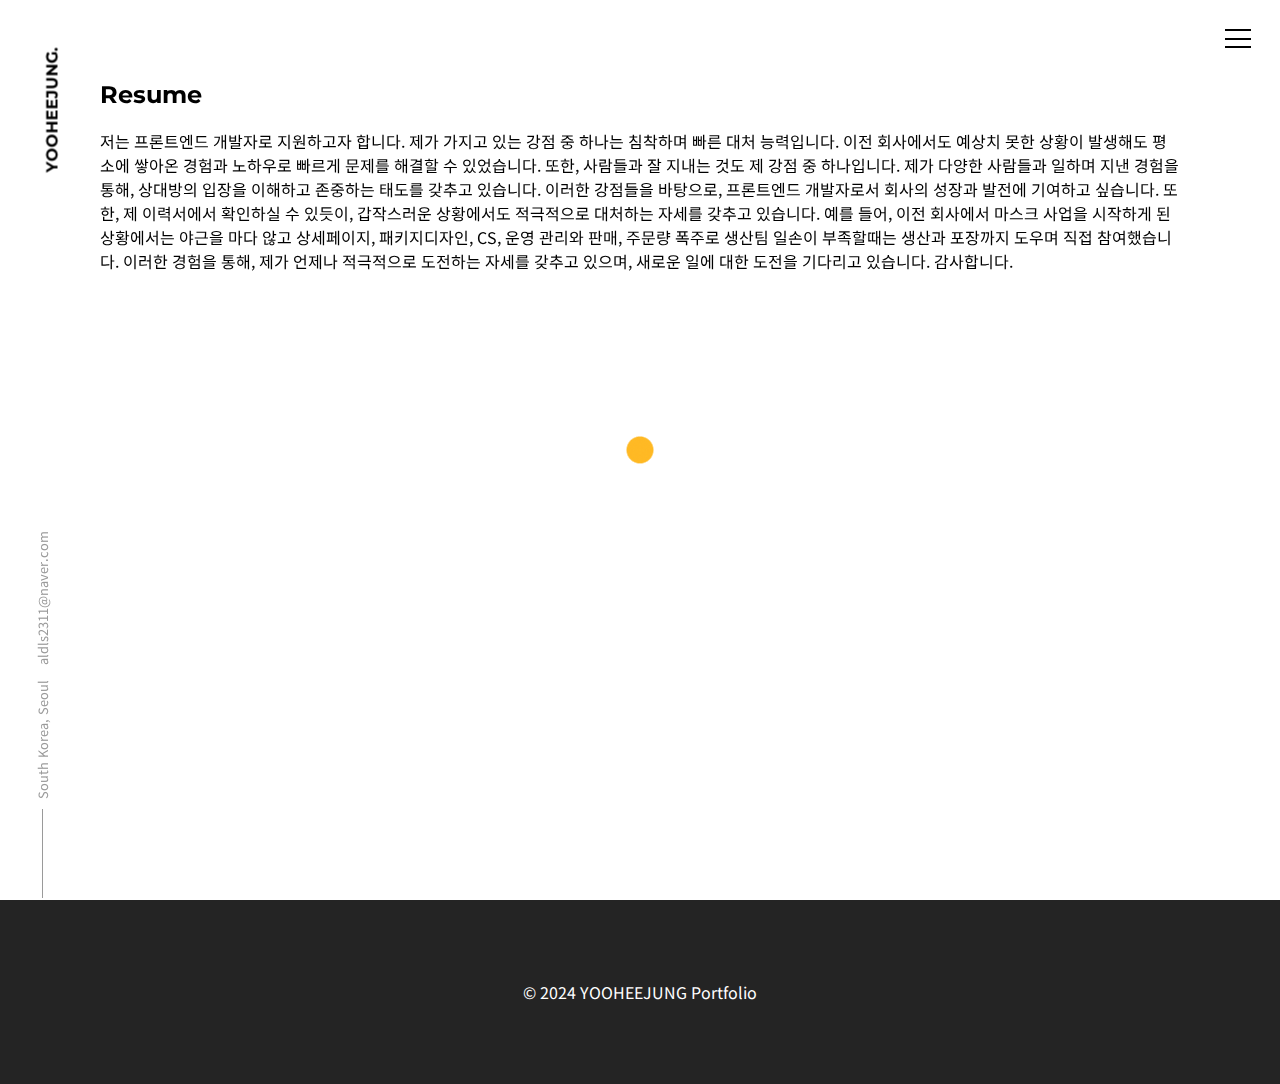
<file: resume.html>
<!DOCTYPE html>
<html lang="ko">
    <head>
        <meta charset="UTF-8" />
        <meta http-equiv="X-UA-Compatible" content="IE=edge" />
        <meta name="viewport" content="width=device-width, initial-scale=1.0" />
        <title>유희정</title>
        <link rel="shortcut icon" href="/img/favi/favicon.ico" />
        <link rel="stylesheet" href="css/reset.css" />
        <link href="https://unpkg.com/aos@2.3.1/dist/aos.css" rel="stylesheet" />
        <link
            rel="stylesheet"
            href="https://cdnjs.cloudflare.com/ajax/libs/font-awesome/6.2.1/css/all.min.css"
            integrity="sha512-MV7K8+y+gLIBoVD59lQIYicR65iaqukzvf/nwasF0nqhPay5w/9lJmVM2hMDcnK1OnMGCdVK+iQrJ7lzPJQd1w=="
            crossorigin="anonymous"
            referrerpolicy="no-referrer" />

        <link rel="stylesheet" href="css/style.css" />
    </head>
    <body>
        <div class="whiteBg">
            <!-- HEADER  -->
            <header>
                <!-- mouse cursor  -->
                <div id="cursor">
                    <div class="blob"></div>
                    <div class="blob"></div>
                    <div class="blob"></div>
                    <div class="blob"></div>
                </div>
                <svg xmlns="http://www.w3.org/2000/svg" version="1.1">
                    <defs>
                        <filter id="goo">
                            <feGaussianBlur in="SourceGraphic" stdDeviation="10" result="my-blur" />
                            <feColorMatrix
                                in="my-blur"
                                mode="matrix"
                                values="
                                1 0 0 0 0
                                0 1 0 0 0
                                0 0 1 0 0
                                0 0 0 20 -8"
                                result="my-gooey" />
                        </filter>
                    </defs>
                </svg>

                <a href="index.html" class="logo">YOOHEEJUNG.</a>
                <div class="menuBar">
                    <span class="line"></span>
                    <span class="line"></span>
                    <span class="line"></span>
                </div>

                <nav>
                    <ul>
                        <li><a href="index.html">Home</a></li>
                        <li><a href="about.html">About me</a></li>
                        <li><a href="work.html">Work</a></li>
                        <!-- <li><a href="">Carrer</a></li> -->
                        <!-- <li><a href="resume.html">Resume</a></li> -->
                        <li><a href="contact.html">Contact</a></li>
                    </ul>
                </nav>
            </header>

            <div class="info">
                <span
                    ><b>South Korea, Seoul</b
                    ><b
                        ><a
                            href="https://mail.naver.com/write/popup?srvid=note&amp;to=aldls2311@naver.com"
                            target="_blank"
                            class="btn-mail"
                            >aldls2311@naver.com</a
                        ></b
                    ></span
                >
            </div>
            <!-- HEADER END -->

            <!-- SECTION  -->
            <section id="contact">
                <div class="container" data-aos="fade-up" data-aos-duration="600">
                    <h2>Resume</h2>
                    <div>
                        <div>
                            저는 프론트엔드 개발자로 지원하고자 합니다. 제가 가지고 있는 강점 중 하나는 침착하며 빠른
                            대처 능력입니다. 이전 회사에서도 예상치 못한 상황이 발생해도 평소에 쌓아온 경험과 노하우로
                            빠르게 문제를 해결할 수 있었습니다. 또한, 사람들과 잘 지내는 것도 제 강점 중 하나입니다.
                            제가 다양한 사람들과 일하며 지낸 경험을 통해, 상대방의 입장을 이해하고 존중하는 태도를
                            갖추고 있습니다. 이러한 강점들을 바탕으로, 프론트엔드 개발자로서 회사의 성장과 발전에
                            기여하고 싶습니다. 또한, 제 이력서에서 확인하실 수 있듯이, 갑작스러운 상황에서도 적극적으로
                            대처하는 자세를 갖추고 있습니다. 예를 들어, 이전 회사에서 마스크 사업을 시작하게 된
                            상황에서는 야근을 마다 않고 상세페이지, 패키지디자인, CS, 운영 관리와 판매, 주문량 폭주로
                            생산팀 일손이 부족할때는 생산과 포장까지 도우며 직접 참여했습니다. 이러한 경험을 통해, 제가
                            언제나 적극적으로 도전하는 자세를 갖추고 있으며, 새로운 일에 대한 도전을 기다리고 있습니다.
                            감사합니다.
                        </div>
                    </div>
                </div>
            </section>
            <!-- SECTION END -->

            <footer>
                <div class="container">&copy 2024 YOOHEEJUNG Portfolio</div>
            </footer>
        </div>

        <!-- SCRIPT  -->
        <script src="js/jquery-3.6.3.min.js"></script>
        <script src="https://unpkg.com/aos@2.3.1/dist/aos.js"></script>
        <script src="js/custom.js"></script>
        <script>
            AOS.init();
        </script>
    </body>
</html>
</file>
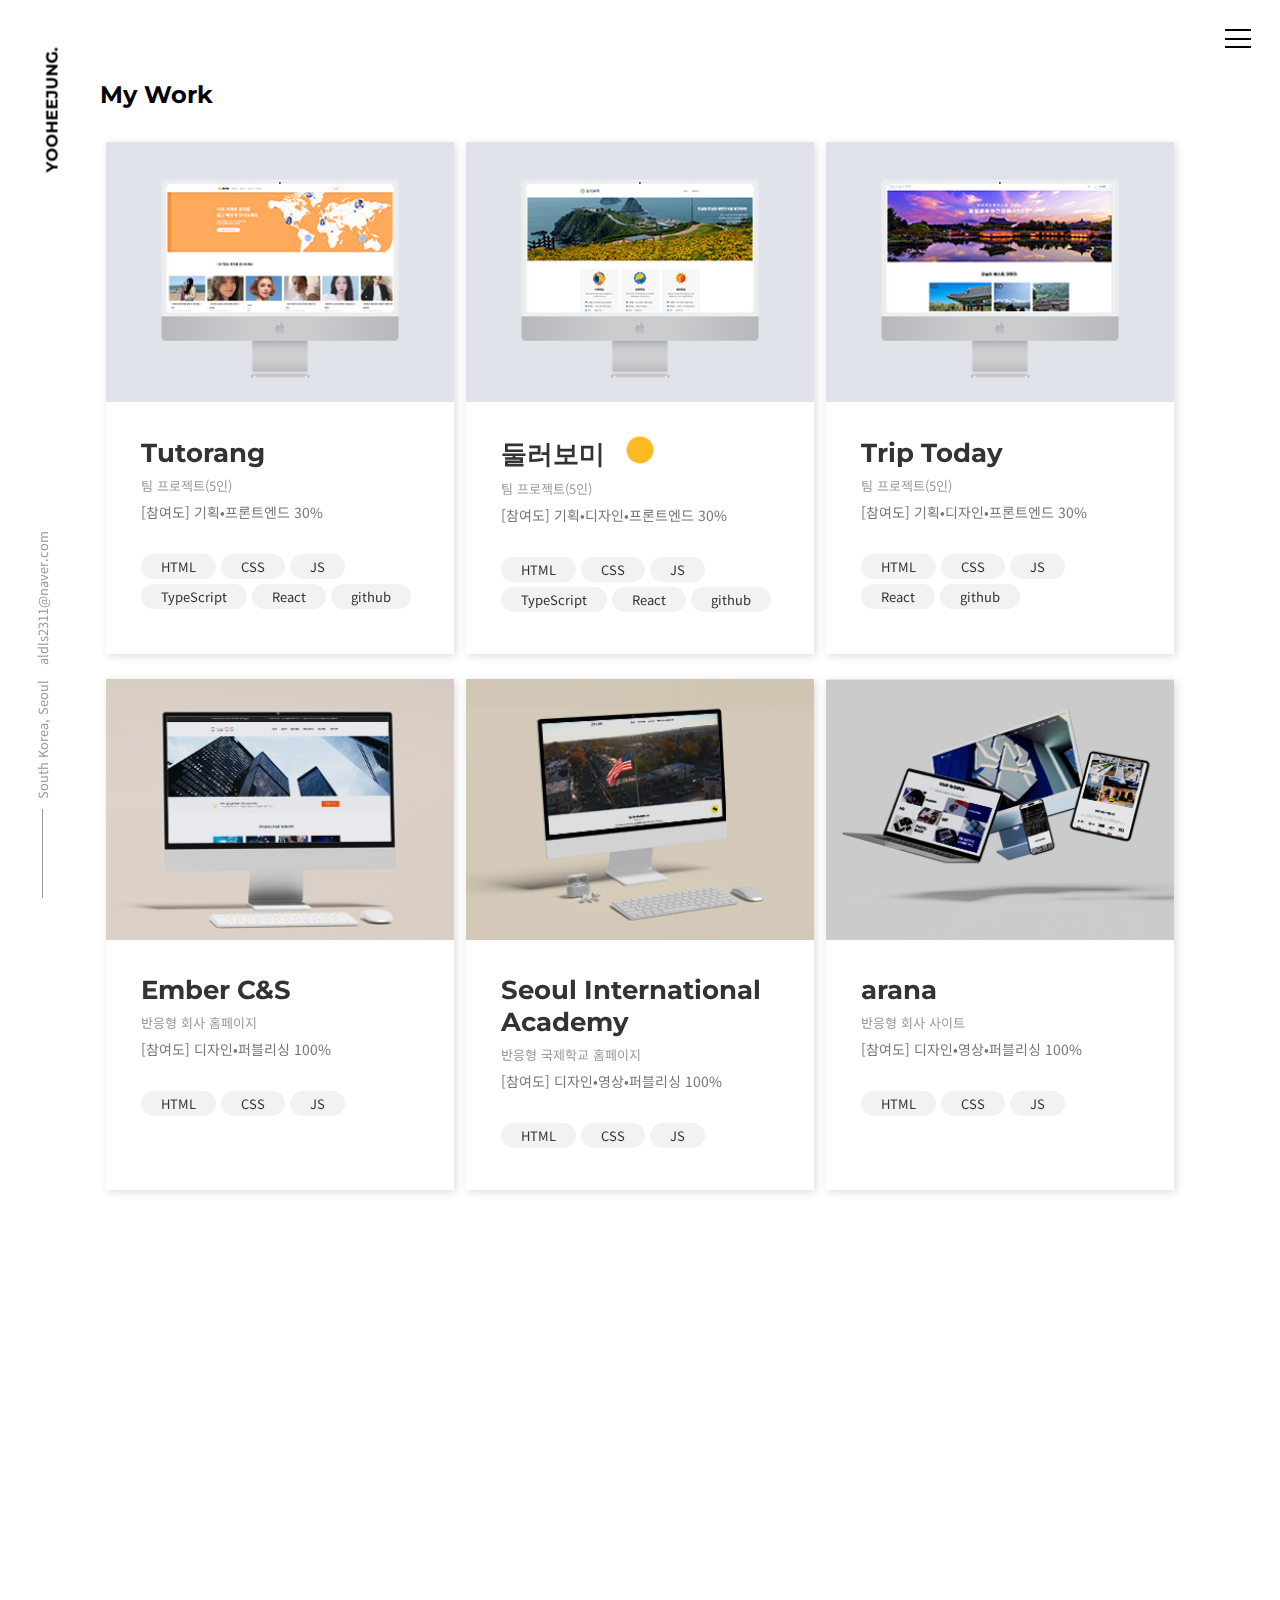
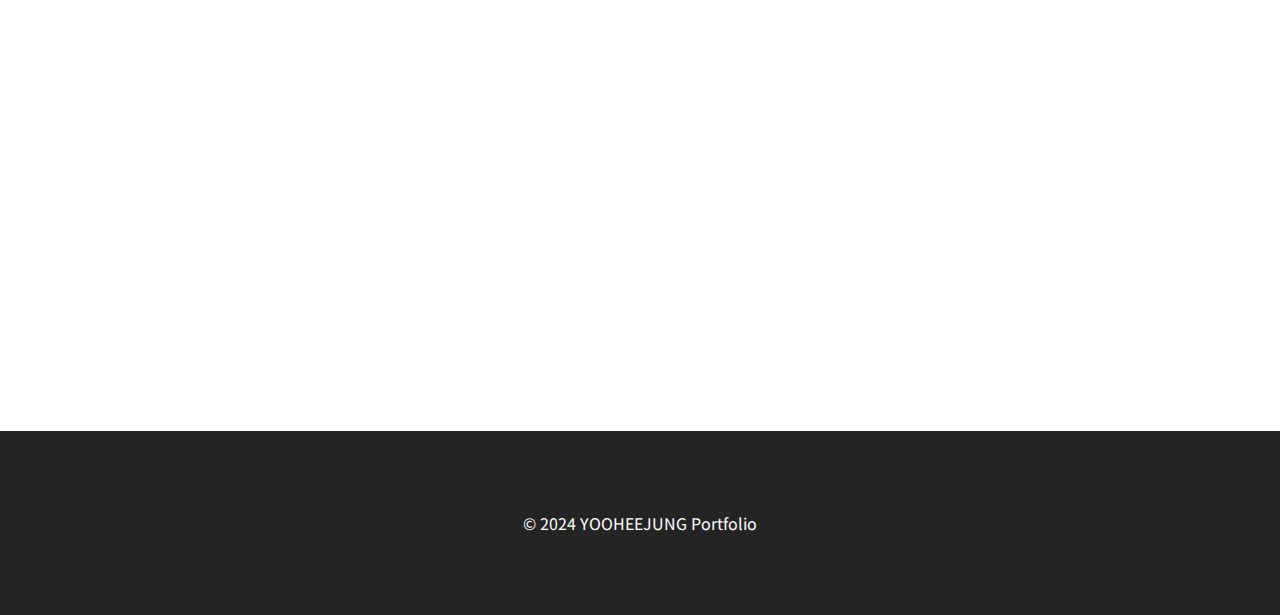
<file: work.html>
<!DOCTYPE html>
<html lang="ko">
    <head>
        <meta charset="UTF-8" />
        <meta http-equiv="X-UA-Compatible" content="IE=edge" />
        <meta name="viewport" content="width=device-width, initial-scale=1.0" />
        <title>유희정</title>
        <link rel="shortcut icon" href="/img/favi/favicon.ico" />
        <link rel="stylesheet" href="css/reset.css" />
        <link href="https://unpkg.com/aos@2.3.1/dist/aos.css" rel="stylesheet" />
        <link rel="stylesheet" href="css/style.css" />
    </head>
    <body>
        <div class="whiteBg">
            <!-- HEADER  -->
            <header>
                <!-- mouse cursor  -->
                <div id="cursor">
                    <div class="blob"></div>
                    <div class="blob"></div>
                    <div class="blob"></div>
                    <div class="blob"></div>
                </div>
                <svg xmlns="http://www.w3.org/2000/svg" version="1.1">
                    <defs>
                        <filter id="goo">
                            <feGaussianBlur in="SourceGraphic" stdDeviation="10" result="my-blur" />
                            <feColorMatrix
                                in="my-blur"
                                mode="matrix"
                                values="
                                1 0 0 0 0
                                0 1 0 0 0
                                0 0 1 0 0
                                0 0 0 20 -8"
                                result="my-gooey" />
                        </filter>
                    </defs>
                </svg>
                <a href="index.html" class="logo">YOOHEEJUNG.</a>
                <div class="menuBar">
                    <span class="line"></span>
                    <span class="line"></span>
                    <span class="line"></span>
                </div>
                <nav>
                    <ul>
                        <li><a href="index.html">Home</a></li>
                        <li><a href="about.html">About me</a></li>
                        <li><a href="work.html">Work</a></li>
                        <!-- <li><a href="">Carrer</a></li> -->
                        <!-- <li><a href="resume.html">Resume</a></li> -->
                        <li><a href="contact.html">Contact</a></li>
                    </ul>
                </nav>
            </header>

            <div class="info">
                <span
                    ><b>South Korea, Seoul</b
                    ><b
                        ><a
                            href="https://mail.naver.com/write/popup?srvid=note&amp;to=aldls2311@naver.com"
                            target="_blank"
                            class="btn-mail"
                            >aldls2311@naver.com</a
                        ></b
                    ></span
                >
            </div>
            <!-- HEADER END -->

            <!-- SECTION  -->
            <section id="work">
                <div class="container">
                    <h2>My Work</h2>
                    <ul>
                        <li class="planning" data-aos="fade-up" data-aos-duration="1000">
                            <a href="https://www.tutorang.site/" target="_blank">
                                <div class="workImg"><img src="img/work-tutorang.jpg" alt="project" /></div>
                                <div class="workInfo">
                                    <div class="projectTit">Tutorang</div>
                                    <div class="projectCate">팀 프로젝트(5인)</div>
                                    <div class="projectSub">[참여도] 기획•프론트엔드 30%</div>
                                    <div class="projectDo">
                                        <span>HTML</span>
                                        <span>CSS</span>
                                        <span>JS</span>
                                        <span>TypeScript</span>
                                        <span>React</span>
                                        <span>github</span>
                                    </div>
                                </div>
                            </a>
                        </li>
                        <li class="planning" data-aos="fade-up" data-aos-duration="1000">
                            <a href="https://dulleo-bomi.vercel.app/" target="_blank">
                                <div class="workImg"><img src="img/work-dulleobomi.jpg" alt="project" /></div>
                                <div class="workInfo">
                                    <div class="projectTit">둘러보미</div>
                                    <div class="projectCate">팀 프로젝트(5인)</div>
                                    <div class="projectSub">[참여도] 기획•디자인•프론트엔드 30%</div>
                                    <div class="projectDo">
                                        <span>HTML</span>
                                        <span>CSS</span>
                                        <span>JS</span>
                                        <span>TypeScript</span>
                                        <span>React</span>
                                        <span>github</span>
                                    </div>
                                </div>
                            </a>
                        </li>
                        <li class="planning" data-aos="fade-up" data-aos-duration="1000">
                            <a href="https://triptoday.vercel.app/" target="_blank">
                                <div class="workImg"><img src="img/work-triptoday.jpg" alt="project" /></div>
                                <div class="workInfo">
                                    <div class="projectTit">Trip Today</div>
                                    <div class="projectCate">팀 프로젝트(5인)</div>
                                    <div class="projectSub">[참여도] 기획•디자인•프론트엔드 30%</div>
                                    <div class="projectDo">
                                        <span>HTML</span>
                                        <span>CSS</span>
                                        <span>JS</span>
                                        <span>React</span>
                                        <span>github</span>
                                    </div>
                                </div>
                            </a>
                        </li>
                        <li class="planning" data-aos="fade-up" data-aos-duration="1000">
                            <a href="http://www.embercns.co.kr/" target="_blank">
                                <div class="workImg"><img src="img/work-ember.jpg" alt="project" /></div>
                                <div class="workInfo">
                                    <div class="projectTit">Ember C&S</div>
                                    <div class="projectCate">반응형 회사 홈페이지</div>
                                    <div class="projectSub">[참여도] 디자인•퍼블리싱 100%</div>
                                    <div class="projectDo">
                                        <span>HTML</span>
                                        <span>CSS</span>
                                        <span>JS</span>
                                    </div>
                                </div>
                            </a>
                        </li>
                        <li class="planning" data-aos="fade-up" data-aos-duration="1000">
                            <a href="https://seoulinternational.org/" target="_blank">
                                <div class="workImg"><img src="img/work-tlci-02.jpg" alt="project-01" /></div>
                                <div class="workInfo">
                                    <div class="projectTit">Seoul International Academy</div>
                                    <div class="projectCate">반응형 국제학교 홈페이지</div>
                                    <div class="projectSub">[참여도] 디자인•영상•퍼블리싱 100%</div>
                                    <div class="projectDo">
                                        <span>HTML</span>
                                        <span>CSS</span>
                                        <span>JS</span>
                                    </div>
                                </div>
                            </a>
                        </li>
                        <li class="planning" data-aos="fade-up" data-aos-duration="1000">
                            <a href="http://aranahome.ddcn.kr:121/index.html" target="_blank">
                                <div class="workImg"><img src="img/work-arana-01.jpg" alt="project-01" /></div>
                                <div class="workInfo">
                                    <div class="projectTit">arana</div>
                                    <div class="projectCate">반응형 회사 사이트</div>
                                    <div class="projectSub">[참여도] 디자인•영상•퍼블리싱 100%</div>
                                    <div class="projectDo">
                                        <span>HTML</span>
                                        <span>CSS</span>
                                        <span>JS</span>
                                    </div>
                                </div>
                            </a>
                        </li>

                        <li class="design publishing planning" data-aos="fade-up" data-aos-duration="1000">
                            <a href="https://interprep.co.kr/" target="_blank">
                                <div class="workImg"><img src="img/work-interprep-06.jpg" alt="project-01" /></div>
                                <div class="workInfo">
                                    <div class="projectTit">Interprep</div>
                                    <div class="projectCate">반응형 학원 홈페이지 리뉴얼</div>
                                    <div class="projectSub">[참여도] 디자인•퍼블리싱 100%</div>
                                    <div class="projectDo">
                                        <span>HTML</span>
                                        <span>CSS</span>
                                        <span>JS</span>
                                    </div>
                                </div>
                            </a>
                        </li>
                        <li class="planning" data-aos="fade-up" data-aos-duration="1000">
                            <a href="https://whatthewear.shop/" target="_blank">
                                <div class="workImg"><img src="img/work-whatthewear-02.jpg" alt="project-01" /></div>
                                <div class="workInfo">
                                    <div class="projectTit">Whatthe Wear</div>
                                    <div class="projectCate">반응형 의류 쇼핑몰 리뉴얼</div>
                                    <div class="projectSub">[참여도] 디자인•퍼블리싱 100%</div>
                                    <div class="projectDo">
                                        <span>HTML</span>
                                        <span>CSS</span>
                                        <span>JS</span>
                                    </div>
                                </div>
                            </a>
                        </li>
                        <li class="planning" data-aos="fade-up" data-aos-duration="1000">
                            <a href="https://whatthewear.shop/" target="_blank">
                                <div class="workImg"><img src="img/work-whatthewear-01.jpg" alt="project-01" /></div>
                                <div class="workInfo">
                                    <div class="projectTit">Whatthe Wear</div>
                                    <div class="projectCate">반응형 의류 쇼핑몰</div>
                                    <div class="projectSub">[참여도] 디자인•퍼블리싱 100%</div>
                                    <div class="projectDo">
                                        <span>HTML</span>
                                        <span>CSS</span>
                                        <span>JS</span>
                                    </div>
                                </div>
                            </a>
                        </li>
                        <li class="planning" data-aos="fade-up" data-aos-duration="1000">
                            <a href="https://soonpoong.co.kr/" target="_blank">
                                <div class="workImg"><img src="img/work-soonpoong-01.jpg" alt="project-01" /></div>
                                <div class="workInfo">
                                    <div class="projectTit">Soonpoong Mask</div>
                                    <div class="projectCate">반응형 쇼핑몰</div>
                                    <div class="projectSub">[참여도] 디자인•퍼블리싱 100%</div>
                                    <div class="projectDo">
                                        <span>HTML</span>
                                        <span>CSS</span>
                                        <span>JS</span>
                                    </div>
                                </div>
                            </a>
                        </li>
                        <li class="planning" data-aos="fade-up" data-aos-duration="1000">
                            <a href="http://whattheshopping.com/" target="_blank">
                                <div class="workImg">
                                    <img src="img/work-whattheshopping-01.jpg" alt="project-01" />
                                </div>
                                <div class="workInfo">
                                    <div class="projectTit">Whatthe Shopping</div>
                                    <div class="projectCate">반응형 회사 홈페이지</div>
                                    <div class="projectSub">[참여도] 디자인•퍼블리싱 100%</div>
                                    <div class="projectDo">
                                        <span>HTML</span>
                                        <span>CSS</span>
                                        <span>JS</span>
                                    </div>
                                </div>
                            </a>
                        </li>
                        <li class="planning" data-aos="fade-up" data-aos-duration="1000">
                            <a href="http://whatthegroup.co.kr/" target="_blank">
                                <div class="workImg"><img src="img/work-whatthegroup.jpg" alt="project-01" /></div>
                                <div class="workInfo">
                                    <div class="projectTit">WhattheGroup</div>
                                    <div class="projectCate">반응형 회사 홈페이지</div>
                                    <div class="projectSub">[참여도] 디자인•퍼블리싱 100%</div>
                                    <div class="projectDo">
                                        <span>HTML</span>
                                        <span>CSS</span>
                                        <span>JS</span>
                                    </div>
                                </div>
                            </a>
                        </li>
                        <li class="planning" data-aos="fade-up" data-aos-duration="1000">
                            <a href="http://utu.kr/" target="_blank">
                                <div class="workImg"><img src="img/work-utu-01.jpg" alt="project-01" /></div>
                                <div class="workInfo">
                                    <div class="projectTit">UTU</div>
                                    <div class="projectCate">반응형 커뮤니티 플랫폼 신규</div>
                                    <div class="projectSub">[참여도] 디자인•퍼블리싱 100%</div>
                                    <div class="projectDo">
                                        <span>HTML</span>
                                        <span>CSS</span>
                                        <span>JS</span>
                                    </div>
                                </div>
                            </a>
                        </li>
                        <li class="planning" data-aos="fade-up" data-aos-duration="1000">
                            <a href="http://unoarte.org/" target="_blank">
                                <div class="workImg"><img src="img/work-unoarte.jpg" alt="project-01" /></div>
                                <div class="workInfo">
                                    <div class="projectTit">Unoarte</div>
                                    <div class="projectCate">반응형 회사홈페이지</div>
                                    <div class="projectSub">[참여도] 디자인•퍼블리싱 100%</div>
                                    <div class="projectDo">
                                        <span>HTML</span>
                                        <span>CSS</span>
                                        <span>JS</span>
                                    </div>
                                </div>
                            </a>
                        </li>

                        <li class="planning" data-aos="fade-up" data-aos-duration="1000">
                            <a href="http://polarisguest.com/" target="_blank">
                                <div class="workImg"><img src="img/work-01.jpg" alt="project-01" /></div>
                                <div class="workInfo">
                                    <div class="projectTit">Polaris Guest</div>
                                    <div class="projectCate">반응형 게스트하우스</div>
                                    <div class="projectSub">[참여도] 디자인•퍼블리싱 100%</div>
                                    <div class="projectDo">
                                        <span>HTML</span>
                                        <span>CSS</span>
                                        <span>JS</span>
                                    </div>
                                </div>
                            </a>
                        </li>
                        <li class="design" data-aos="fade-up" data-aos-duration="1000">
                            <a href="http://englstory.co.kr/" target="_blank">
                                <div class="workImg"><img src="img/work-englstory-01.jpg" alt="project-01" /></div>
                                <div class="workInfo">
                                    <div class="projectTit">Englstory</div>
                                    <div class="projectCate">반응형 인강사이트 리뉴얼</div>
                                    <div class="projectSub">[참여도] 디자인•퍼블리싱 100%</div>
                                    <div class="projectDo">
                                        <span>HTML</span>
                                        <span>CSS</span>
                                        <span>JS</span>
                                    </div>
                                </div>
                            </a>
                        </li>

                        <li class="design publishing planning" data-aos="fade-up" data-aos-duration="1000">
                            <a href="https://interprep.co.kr/" target="_blank">
                                <div class="workImg"><img src="img/work-interprep-05.jpg" alt="project-01" /></div>
                                <div class="workInfo">
                                    <div class="projectTit">Interprep</div>
                                    <div class="projectCate">반응형 학원 홈페이지 리뉴얼</div>
                                    <div class="projectSub">[참여도] 디자인•퍼블리싱 100%</div>
                                    <div class="projectDo">
                                        <span>HTML</span>
                                        <span>CSS</span>
                                        <span>JS</span>
                                    </div>
                                </div>
                            </a>
                        </li>
                        <li class="design publishing" data-aos="fade-up" data-aos-duration="1000">
                            <a href="http://www.interprepgrad.com/" target="_blank">
                                <div class="workImg"><img src="img/work-interprepgrad.jpg" alt="project-01" /></div>
                                <div class="workInfo">
                                    <div class="projectTit">Interprep Grad</div>
                                    <div class="projectCate">반응형 대학원 홈페이지 신규 구축</div>
                                    <div class="projectSub">[참여도] 디자인•퍼블리싱 100%</div>
                                    <div class="projectDo">
                                        <span>HTML</span>
                                        <span>CSS</span>
                                        <span>JS</span>
                                    </div>
                                </div>
                            </a>
                        </li>

                        <li class="design publishing planning" data-aos="fade-up" data-aos-duration="1000">
                            <a href="https://interprep.co.kr/" target="_blank">
                                <div class="workImg"><img src="img/work-interprep-04.jpg" alt="project-01" /></div>
                                <div class="workInfo">
                                    <div class="projectTit">Interprep</div>
                                    <div class="projectCate">반응형 학원 홈페이지 리뉴얼</div>
                                    <div class="projectSub">[참여도] 디자인•퍼블리싱 100%</div>
                                    <div class="projectDo">
                                        <span>HTML</span>
                                        <span>CSS</span>
                                        <span>JS</span>
                                    </div>
                                </div>
                            </a>
                        </li>
                        <li class="design publishing" data-aos="fade-up" data-aos-duration="1000">
                            <a href="http://polarisguest.com/" target="_blank">
                                <div class="workImg"><img src="img/work-bagelhouse.jpg" alt="project-01" /></div>
                                <div class="workInfo">
                                    <div class="projectTit">BagelHouse</div>
                                    <div class="projectCate">반응형 게스트하우스•예약 리뉴얼</div>
                                    <div class="projectSub">[참여도] 디자인•퍼블리싱 100%</div>
                                    <div class="projectDo">
                                        <span>HTML</span>
                                        <span>CSS</span>
                                        <span>JS</span>
                                    </div>
                                </div>
                            </a>
                        </li>
                        <li class="design publishing" data-aos="fade-up" data-aos-duration="1000">
                            <a href="http://www.whatthetv.com/" target="_blank">
                                <div class="workImg"><img src="img/work-whatthetv.jpg" alt="project-01" /></div>
                                <div class="workInfo">
                                    <div class="projectTit">Whatthe TV</div>
                                    <div class="projectCate">MCN 회사 홈페이지</div>
                                    <div class="projectSub">[참여도] 디자인•퍼블리싱 100%</div>
                                    <div class="projectDo">
                                        <span>HTML</span>
                                        <span>CSS</span>
                                        <span>JS</span>
                                    </div>
                                </div>
                            </a>
                        </li>
                        <li class="planning" data-aos="fade-up" data-aos-duration="1000">
                            <a href="http://daechi720.com/" target="_blank">
                                <div class="workImg"><img src="img/work-daechi.jpg" alt="project-01" /></div>
                                <div class="workInfo">
                                    <div class="projectTit">Daechi 720</div>
                                    <div class="projectCate">반응형 학원 홈페이지 신규 구축</div>
                                    <div class="projectSub">[참여도] 디자인•퍼블리싱 100%</div>
                                    <div class="projectDo">
                                        <span>HTML</span>
                                        <span>CSS</span>
                                        <span>JS</span>
                                    </div>
                                </div>
                            </a>
                        </li>
                        <li class="design publishing" data-aos="fade-up" data-aos-duration="1000">
                            <a href="http://e-cornerstone.co.kr/" target="_blank">
                                <div class="workImg"><img src="img/work-cornerstone.jpg" alt="project-01" /></div>
                                <div class="workInfo">
                                    <div class="projectTit">Cornerstone</div>
                                    <div class="projectCate">반응형 회사 홈페이지</div>
                                    <div class="projectSub">[참여도] 디자인•퍼블리싱 100%</div>
                                    <div class="projectDo">
                                        <span>HTML</span>
                                        <span>CSS</span>
                                        <span>JS</span>
                                    </div>
                                </div>
                            </a>
                        </li>
                        <li class="design publishing planning" data-aos="fade-up" data-aos-duration="1000">
                            <a href="https://theiprep.com/" target="_blank">
                                <div class="workImg"><img src="img/work-theiprep-01.jpg" alt="project-01" /></div>
                                <div class="workInfo">
                                    <div class="projectTit">The I Prep</div>
                                    <div class="projectCate">반응형 학원 홈페이지 리뉴얼</div>
                                    <div class="projectSub">[참여도] 디자인•퍼블리싱 100%</div>
                                    <div class="projectDo">
                                        <span>HTML</span>
                                        <span>CSS</span>
                                        <span>JS</span>
                                    </div>
                                </div>
                            </a>
                        </li>
                        <li class="design publishing" data-aos="fade-up" data-aos-duration="1000">
                            <a href="https://interprep.co.kr/" target="_blank">
                                <div class="workImg"><img src="img/work-interprep-03.jpg" alt="project-01" /></div>
                                <div class="workInfo">
                                    <div class="projectTit">Interprep</div>
                                    <div class="projectCate">반응형 학원 홈페이지 신규 구축</div>
                                    <div class="projectSub">[참여도] 디자인•퍼블리싱 100%</div>
                                    <div class="projectDo">
                                        <span>HTML</span>
                                        <span>CSS</span>
                                        <span>JS</span>
                                    </div>
                                </div>
                            </a>
                        </li>
                        <li class="design" data-aos="fade-up" data-aos-duration="1000">
                            <a href="" target="_blank">
                                <div class="workImg"><img src="img/work-brochure-11.jpg" alt="project-01" /></div>
                                <div class="workInfo">
                                    <div class="projectTit">Theiprep Brochure</div>
                                    <div class="projectCate">컨설팅 브로셔</div>
                                    <div class="projectSub">[참여도] 디자인 100%</div>
                                    <div class="projectDo">
                                        <span>Design</span>
                                    </div>
                                </div>
                            </a>
                        </li>
                        <li class="design" data-aos="fade-up" data-aos-duration="1000">
                            <div class="workImg"><img src="img/work-brochure-10.jpg" alt="project-01" /></div>
                            <div class="workInfo">
                                <div class="projectTit">Theiprep Brochure</div>
                                <div class="projectCate">프로그램 브로셔</div>
                                <div class="projectSub">[참여도] 디자인 100%</div>
                                <div class="projectDo">
                                    <span>Design</span>
                                </div>
                            </div>
                        </li>
                        <li class="design" data-aos="fade-up" data-aos-duration="1000">
                            <a href="" target="_blank">
                                <div class="workImg"><img src="img/work-brochure-09.jpg" alt="project-01" /></div>
                                <div class="workInfo">
                                    <div class="projectTit">Theiprep Brochure</div>
                                    <div class="projectCate">주니어리딩 브로셔</div>
                                    <div class="projectSub">[참여도] 디자인 100%</div>
                                    <div class="projectDo">
                                        <span>Design</span>
                                    </div>
                                </div>
                            </a>
                        </li>
                        <li class="design" data-aos="fade-up" data-aos-duration="1000">
                            <div class="workImg"><img src="img/work-brochure-08.jpg" alt="project-01" /></div>
                            <div class="workInfo">
                                <div class="projectTit">Theiprep Brochure</div>
                                <div class="projectCate">보딩스쿨 브로셔</div>
                                <div class="projectSub">[참여도] 디자인 100%</div>
                                <div class="projectDo">
                                    <span>Design</span>
                                </div>
                            </div>
                        </li>
                        <li class="design" data-aos="fade-up" data-aos-duration="1000">
                            <a href="" target="_blank">
                                <div class="workImg"><img src="img/work-brochure-04.jpg" alt="project-01" /></div>
                                <div class="workInfo">
                                    <div class="projectTit">Interprep Brochure</div>
                                    <div class="projectCate">여름특강 브로셔</div>
                                    <div class="projectSub">[참여도] 디자인 100%</div>
                                    <div class="projectDo">
                                        <span>Design</span>
                                    </div>
                                </div>
                            </a>
                        </li>
                        <li class="design" data-aos="fade-up" data-aos-duration="1000">
                            <div class="workImg"><img src="img/work-brochure-06.jpg" alt="project-01" /></div>
                            <div class="workInfo">
                                <div class="projectTit">Interprep Brochure</div>
                                <div class="projectCate">여름특강 브로셔</div>
                                <div class="projectSub">[참여도] 디자인 100%</div>
                                <div class="projectDo">
                                    <span>Design</span>
                                </div>
                            </div>
                        </li>
                        <li class="design" data-aos="fade-up" data-aos-duration="1000">
                            <a href="" target="_blank">
                                <div class="workImg"><img src="img/work-brochure-07.jpg" alt="project-01" /></div>
                                <div class="workInfo">
                                    <div class="projectTit">Theiprep Brochure</div>
                                    <div class="projectCate">프로그램 브로셔</div>
                                    <div class="projectSub">[참여도] 디자인 100%</div>
                                    <div class="projectDo">
                                        <span>Design</span>
                                    </div>
                                </div>
                            </a>
                        </li>
                        <li class="design" data-aos="fade-up" data-aos-duration="1000">
                            <div class="workImg"><img src="img/work-brochure-03.jpg" alt="project-01" /></div>
                            <div class="workInfo">
                                <div class="projectTit">Interprep Brochure</div>
                                <div class="projectCate">여름특강 브로셔</div>
                                <div class="projectSub">[참여도] 디자인 100%</div>
                                <div class="projectDo">
                                    <span>Design</span>
                                </div>
                            </div>
                        </li>
                        <li class="design" data-aos="fade-up" data-aos-duration="1000">
                            <div class="workImg"><img src="img/work-brochure-02.jpg" alt="project-01" /></div>
                            <div class="workInfo">
                                <div class="projectTit">Interprep Brochure</div>
                                <div class="projectCate">여름특강 브로셔</div>
                                <div class="projectSub">[참여도] 디자인 100%</div>
                                <div class="projectDo">
                                    <span>Design</span>
                                </div>
                            </div>
                        </li>
                        <li class="design" data-aos="fade-up" data-aos-duration="1000">
                            <a href="" target="_blank">
                                <div class="workImg"><img src="img/work-brochure-01.jpg" alt="project-01" /></div>
                                <div class="workInfo">
                                    <div class="projectTit">Interprep Brochure</div>
                                    <div class="projectCate">대학 컨설팅 브로셔</div>
                                    <div class="projectSub">[참여도] 디자인 100%</div>
                                    <div class="projectDo">
                                        <span>Design</span>
                                    </div>
                                </div>
                            </a>
                        </li>

                        <li class="design detail" data-aos="fade-up" data-aos-duration="1000">
                            <a href="work/liferenewal.html" target="_blank">
                                <div class="workImg"><img src="img/work-nmn.jpg" alt="project-01" /></div>
                                <div class="workInfo">
                                    <div class="projectTit">Life Renewal</div>
                                    <div class="projectCate">영양 보조제 NMN</div>
                                    <div class="projectSub">[참여도] 디자인 100%</div>
                                    <div class="projectDo">
                                        <span>Photoshop</span>
                                        <span>Illustrator</span>
                                    </div>
                                </div>
                            </a>
                        </li>
                        <li class="design detail" data-aos="fade-up" data-aos-duration="1000">
                            <a href="work/kusmask.html" target="_blank">
                                <div class="workImg"><img src="img/work-kus.jpg" alt="project-01" /></div>
                                <div class="workInfo">
                                    <div class="projectTit">KUS Mask</div>
                                    <div class="projectCate">마스크 상세페이지</div>
                                    <div class="projectSub">[참여도] 디자인 100%</div>
                                    <div class="projectDo">
                                        <span>Photoshop</span>
                                        <span>Illustrator</span>
                                    </div>
                                </div>
                            </a>
                        </li>
                        <li class="design detail" data-aos="fade-up" data-aos-duration="1000">
                            <a href="work/whatthewear.html" target="_blank">
                                <div class="workImg"><img src="img/work-whatthewear.jpg" alt="project-01" /></div>
                                <div class="workInfo">
                                    <div class="projectTit">Whatthe Wear</div>
                                    <div class="projectCate">의류 상세페이지</div>
                                    <div class="projectSub">[참여도] 디자인 100%</div>
                                    <div class="projectDo">
                                        <span>Photoshop</span>
                                        <span>Illustrator</span>
                                    </div>
                                </div>
                            </a>
                        </li>
                        <li class="design detail" data-aos="fade-up" data-aos-duration="1000">
                            <a href="work/soonpoong.html" target="_blank">
                                <div class="workImg"><img src="img/work-soon-color.jpg" alt="project-01" /></div>
                                <div class="workInfo">
                                    <div class="projectTit">Soonpoong Mask</div>
                                    <div class="projectCate">마스크 상세페이지</div>
                                    <div class="projectSub">[참여도] 디자인 100%</div>
                                    <div class="projectDo">
                                        <span>Photoshop</span>
                                        <span>Illustrator</span>
                                    </div>
                                </div>
                            </a>
                        </li>
                    </ul>
                </div>
            </section>
            <!-- SECTION END -->

            <footer>
                <div class="container">&copy 2024 YOOHEEJUNG Portfolio</div>
            </footer>
        </div>

        <!-- SCRIPT  -->
        <script src="js/jquery-3.6.3.min.js"></script>
        <script src="https://unpkg.com/aos@2.3.1/dist/aos.js"></script>
        <script src="js/custom.js"></script>
        <script>
            AOS.init();
        </script>
    </body>
</html>
</file>
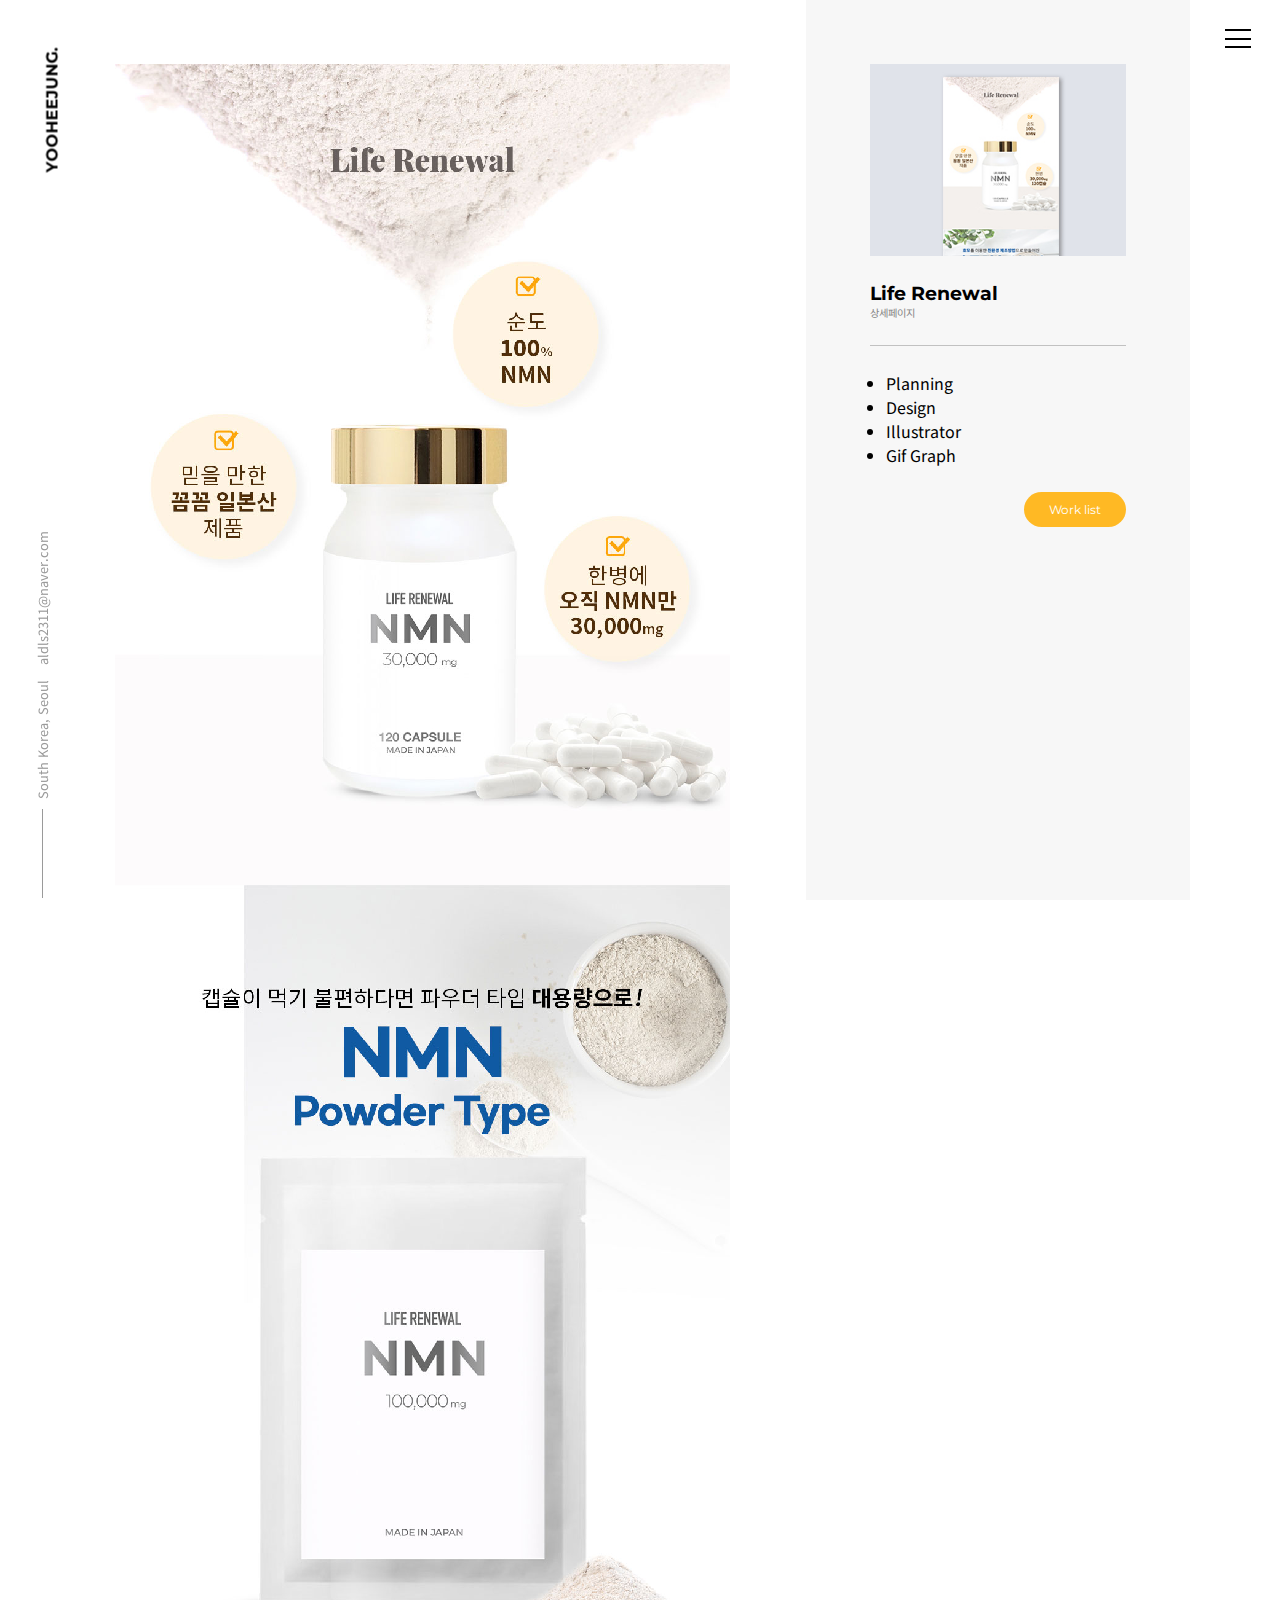
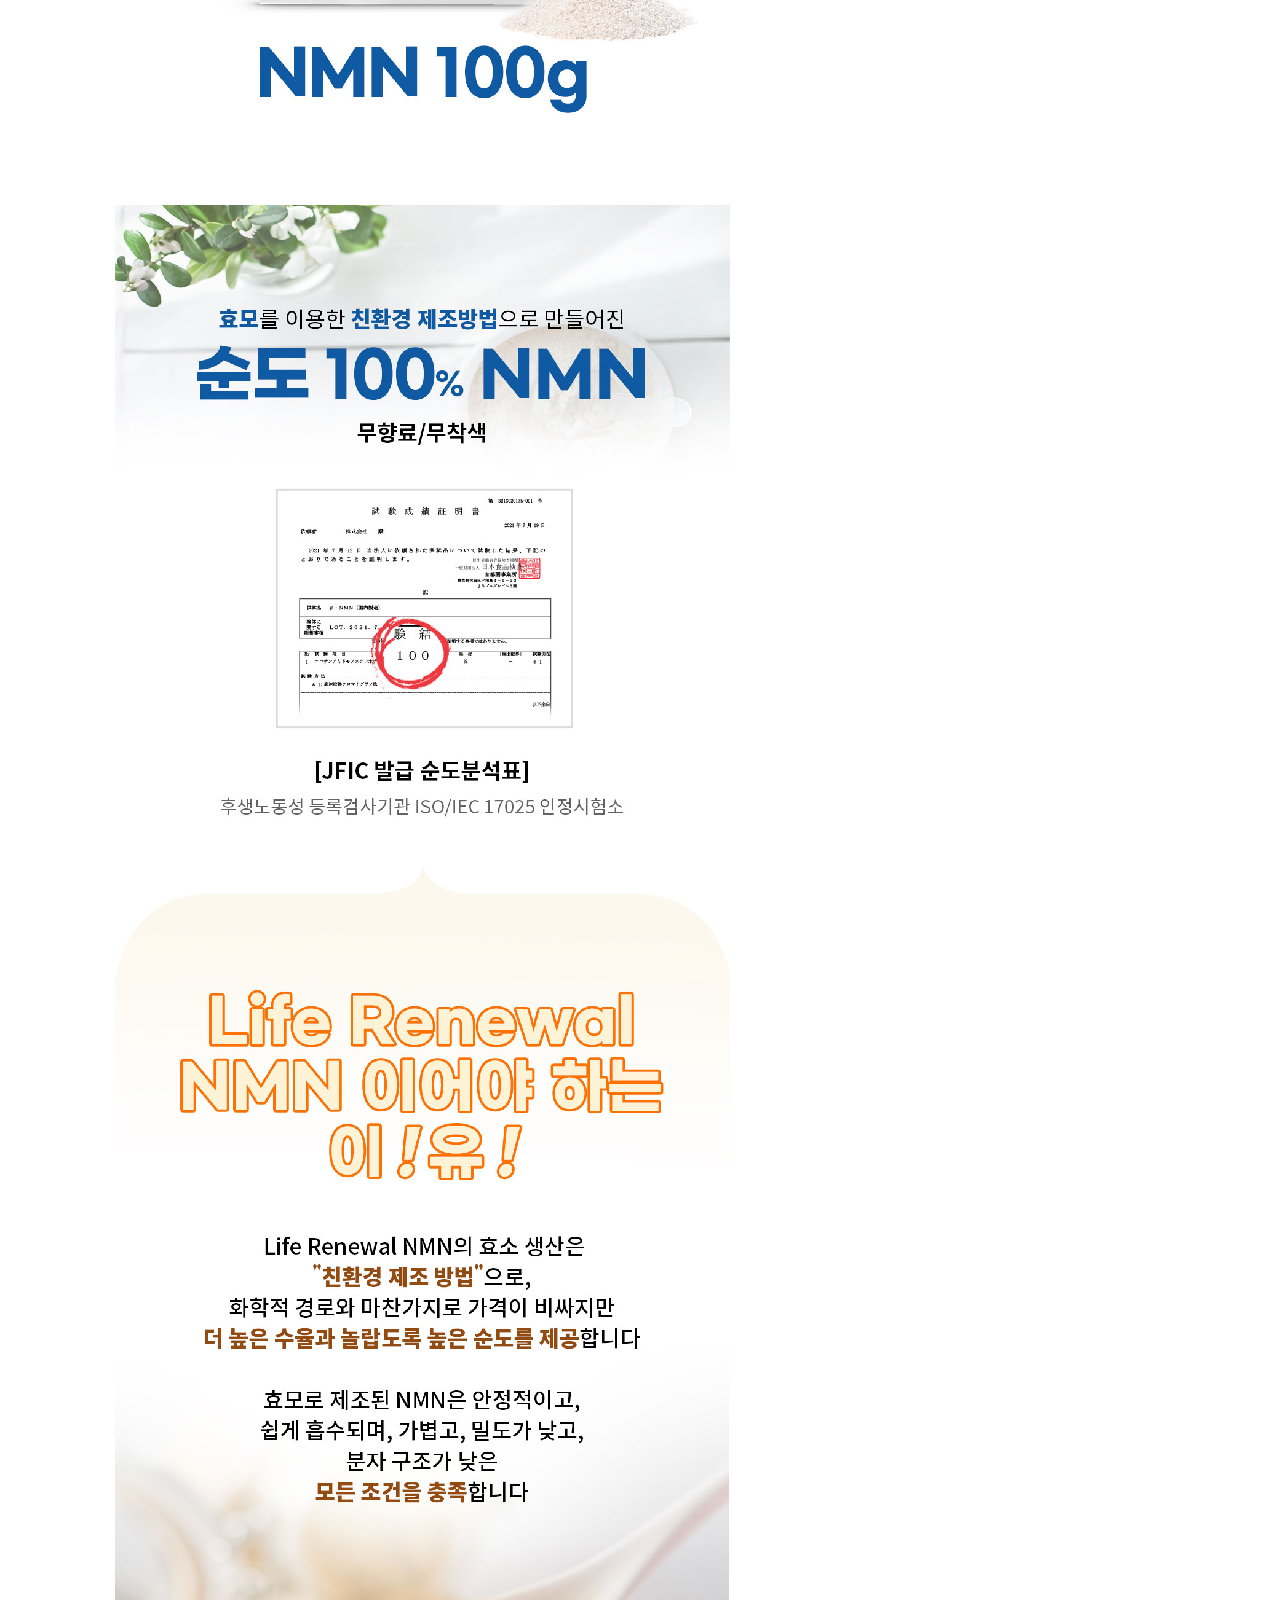
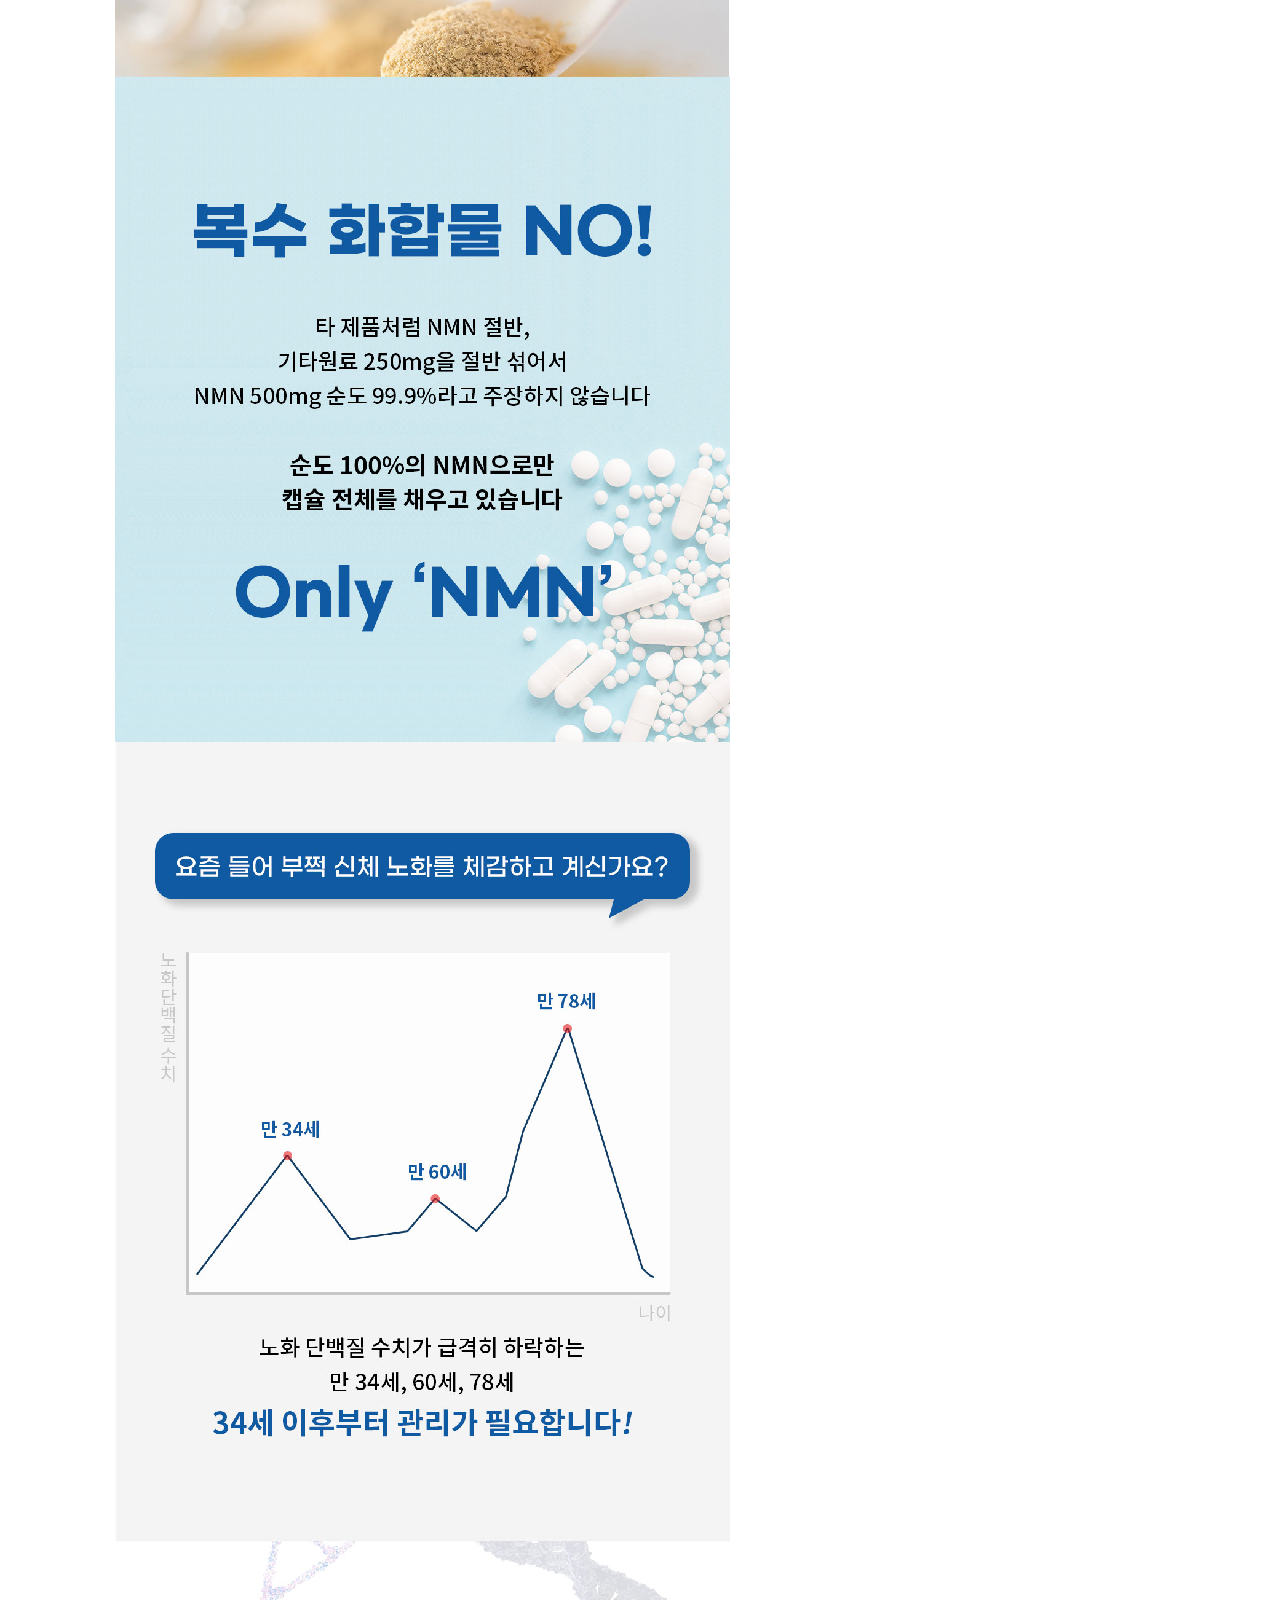
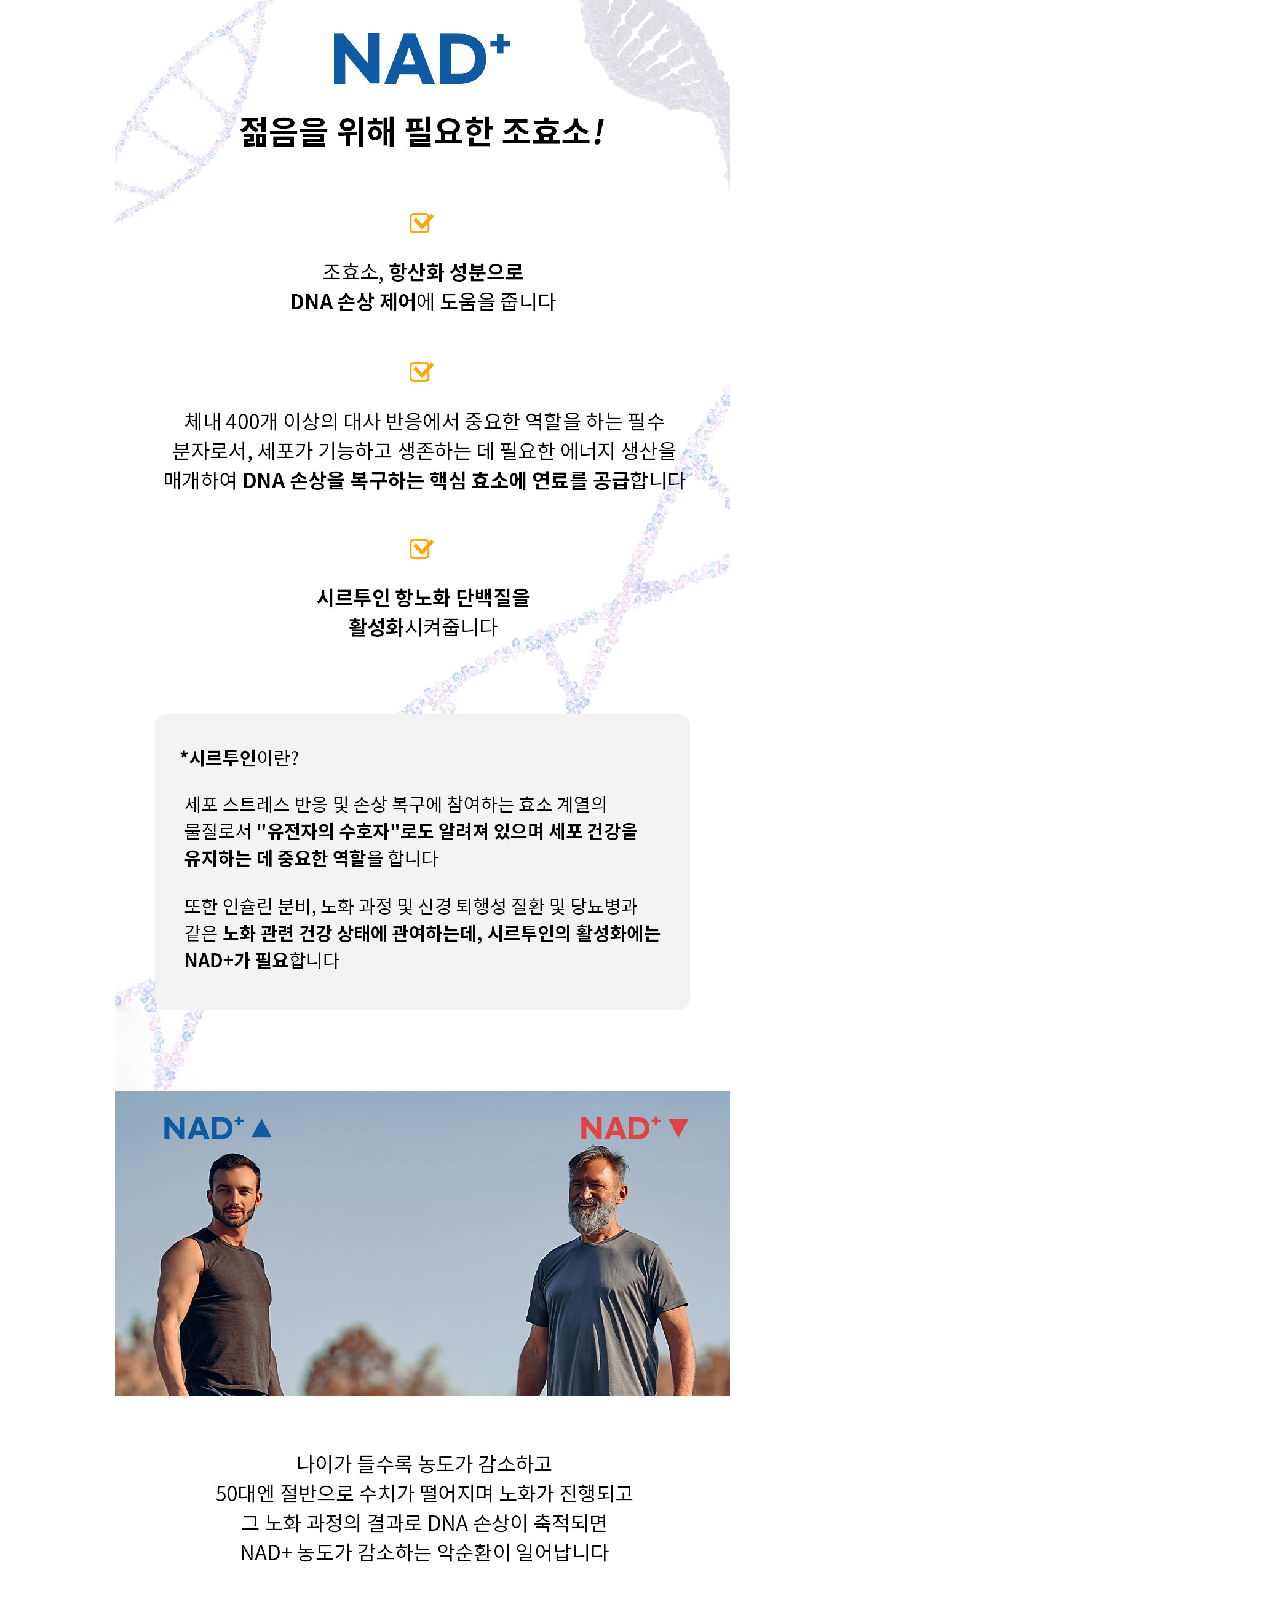
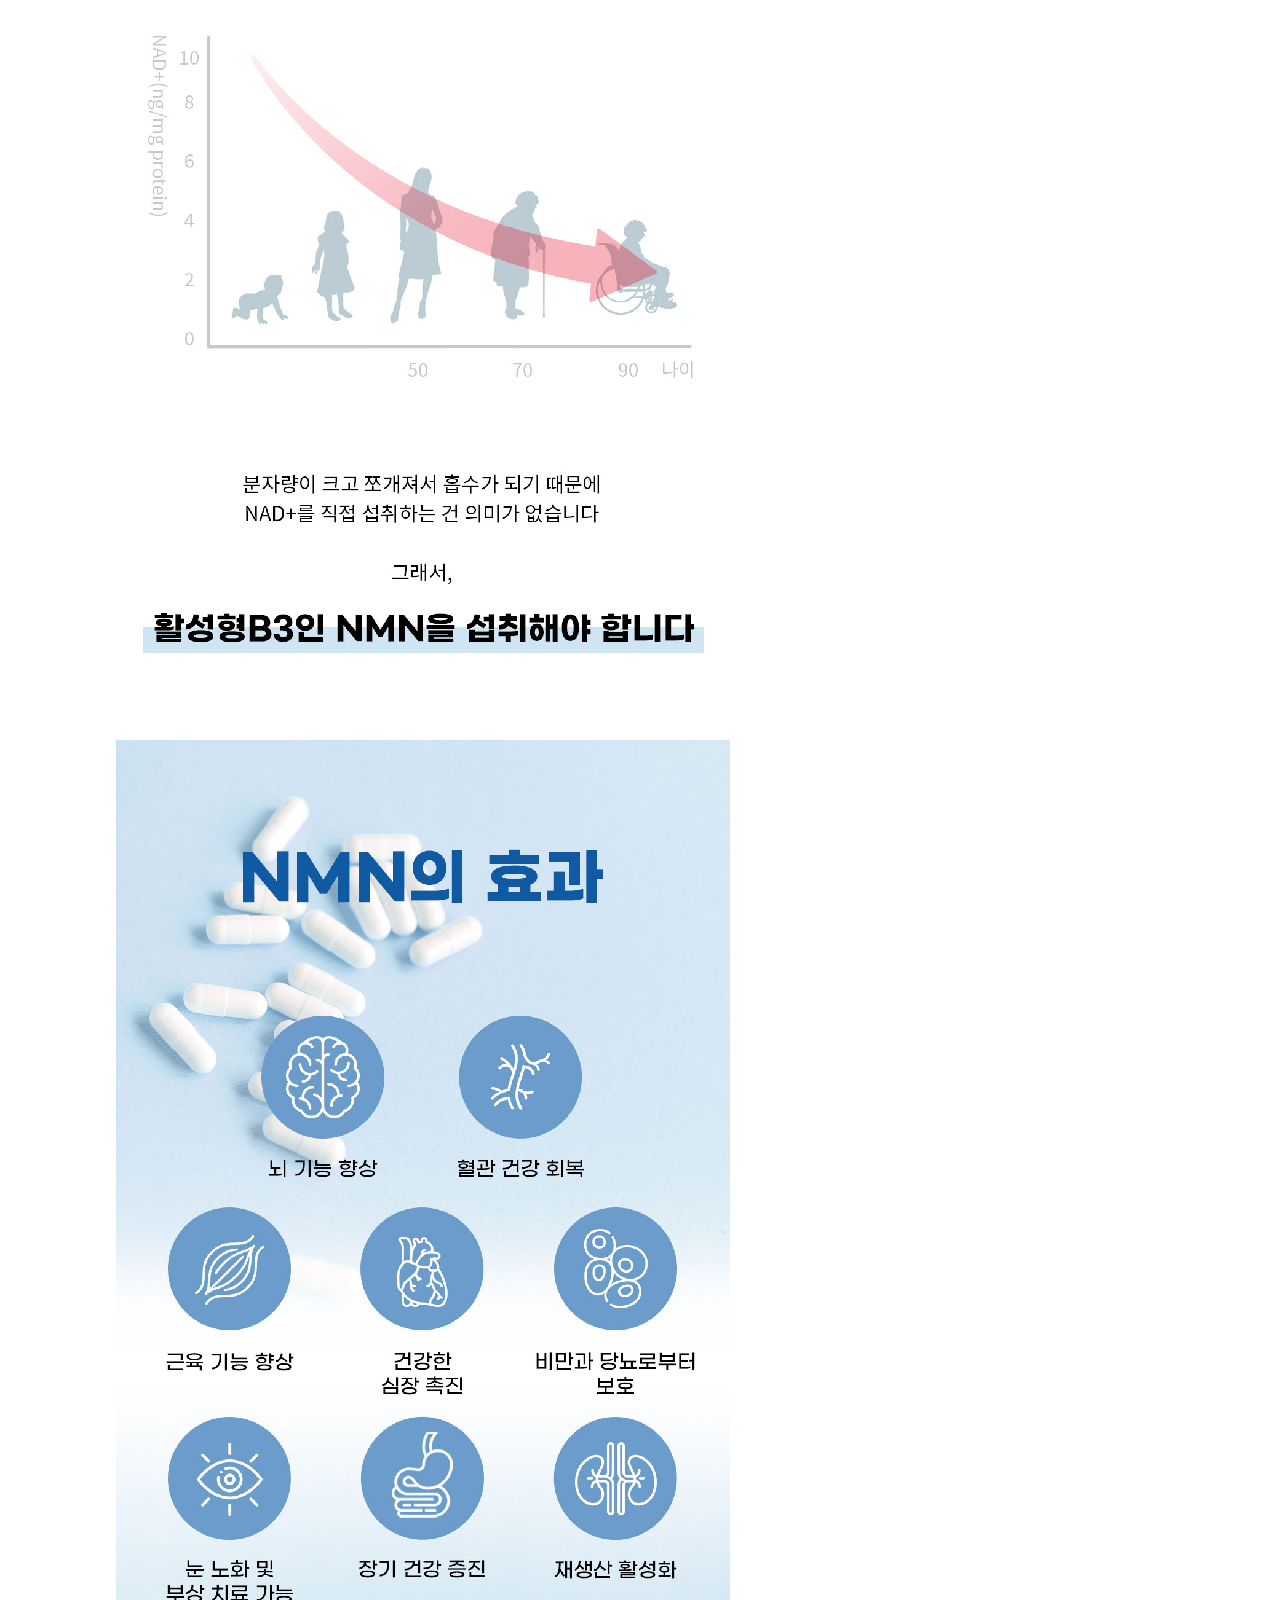
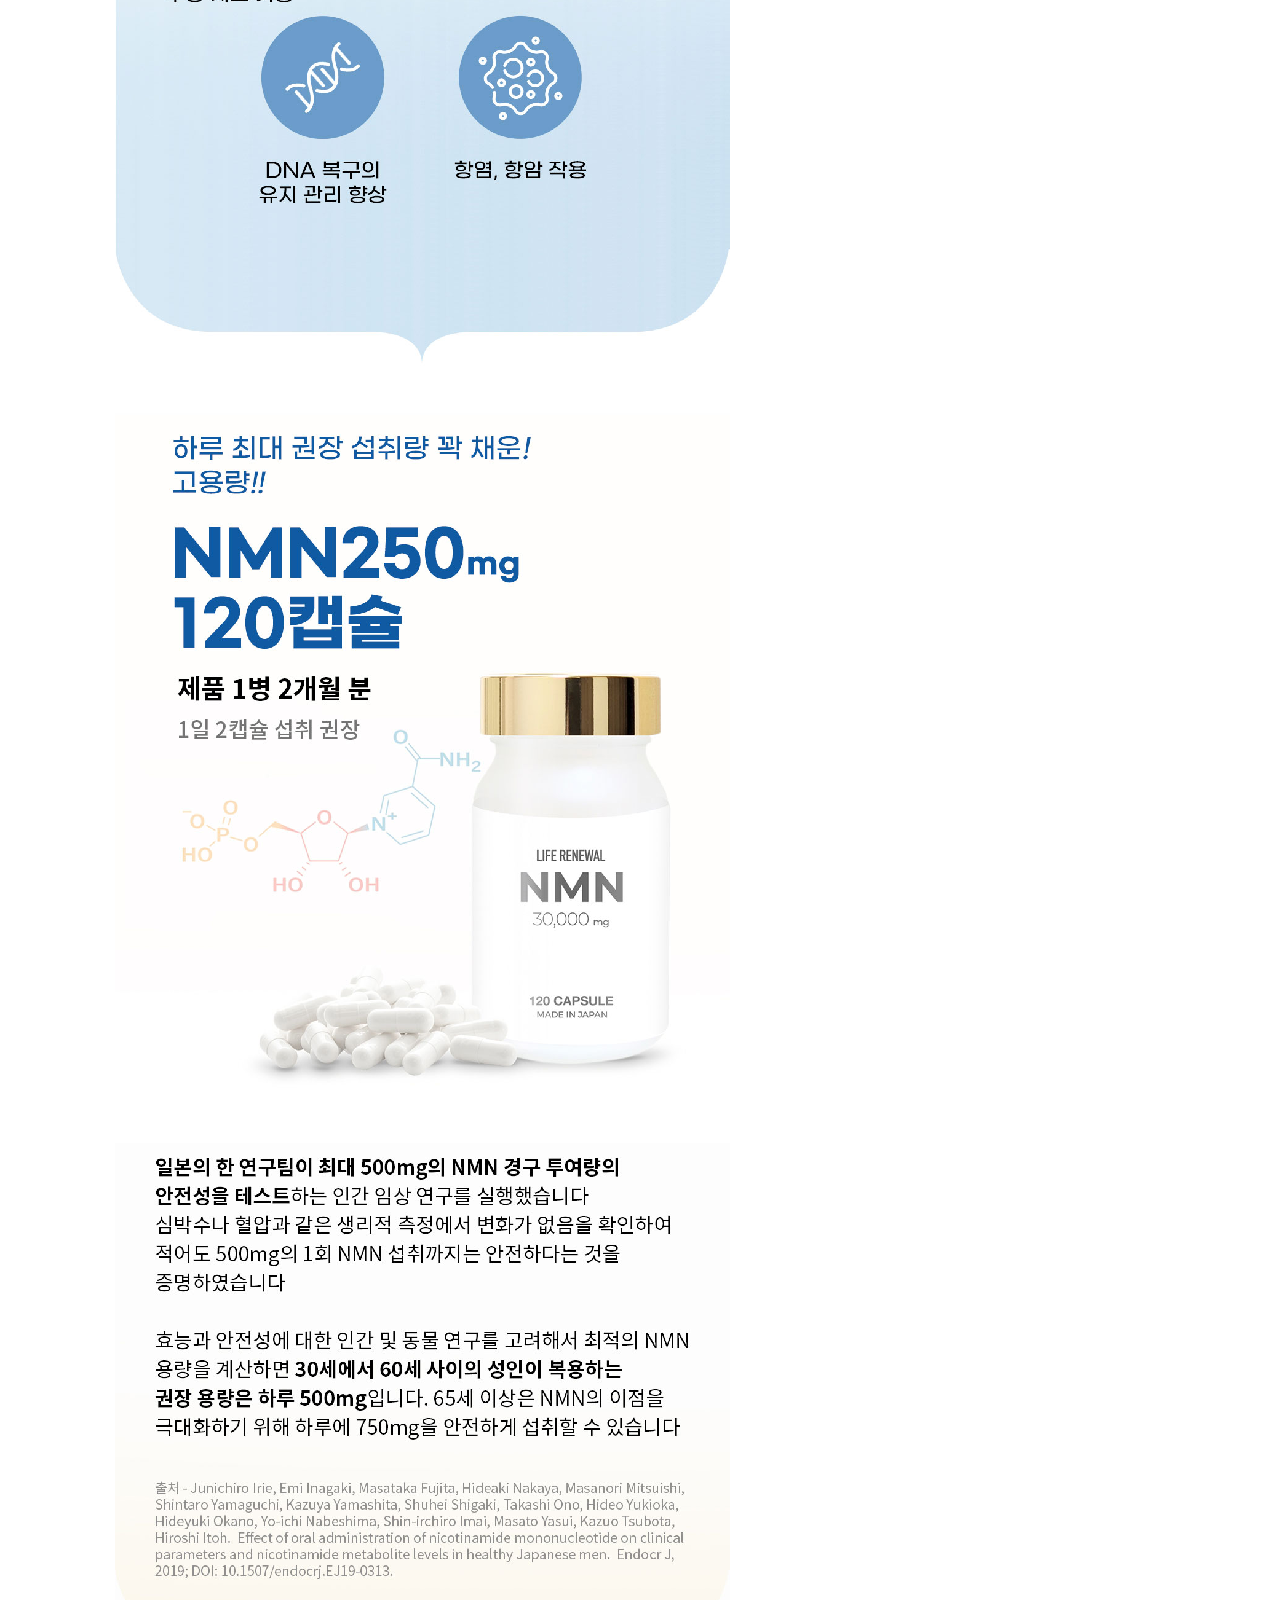
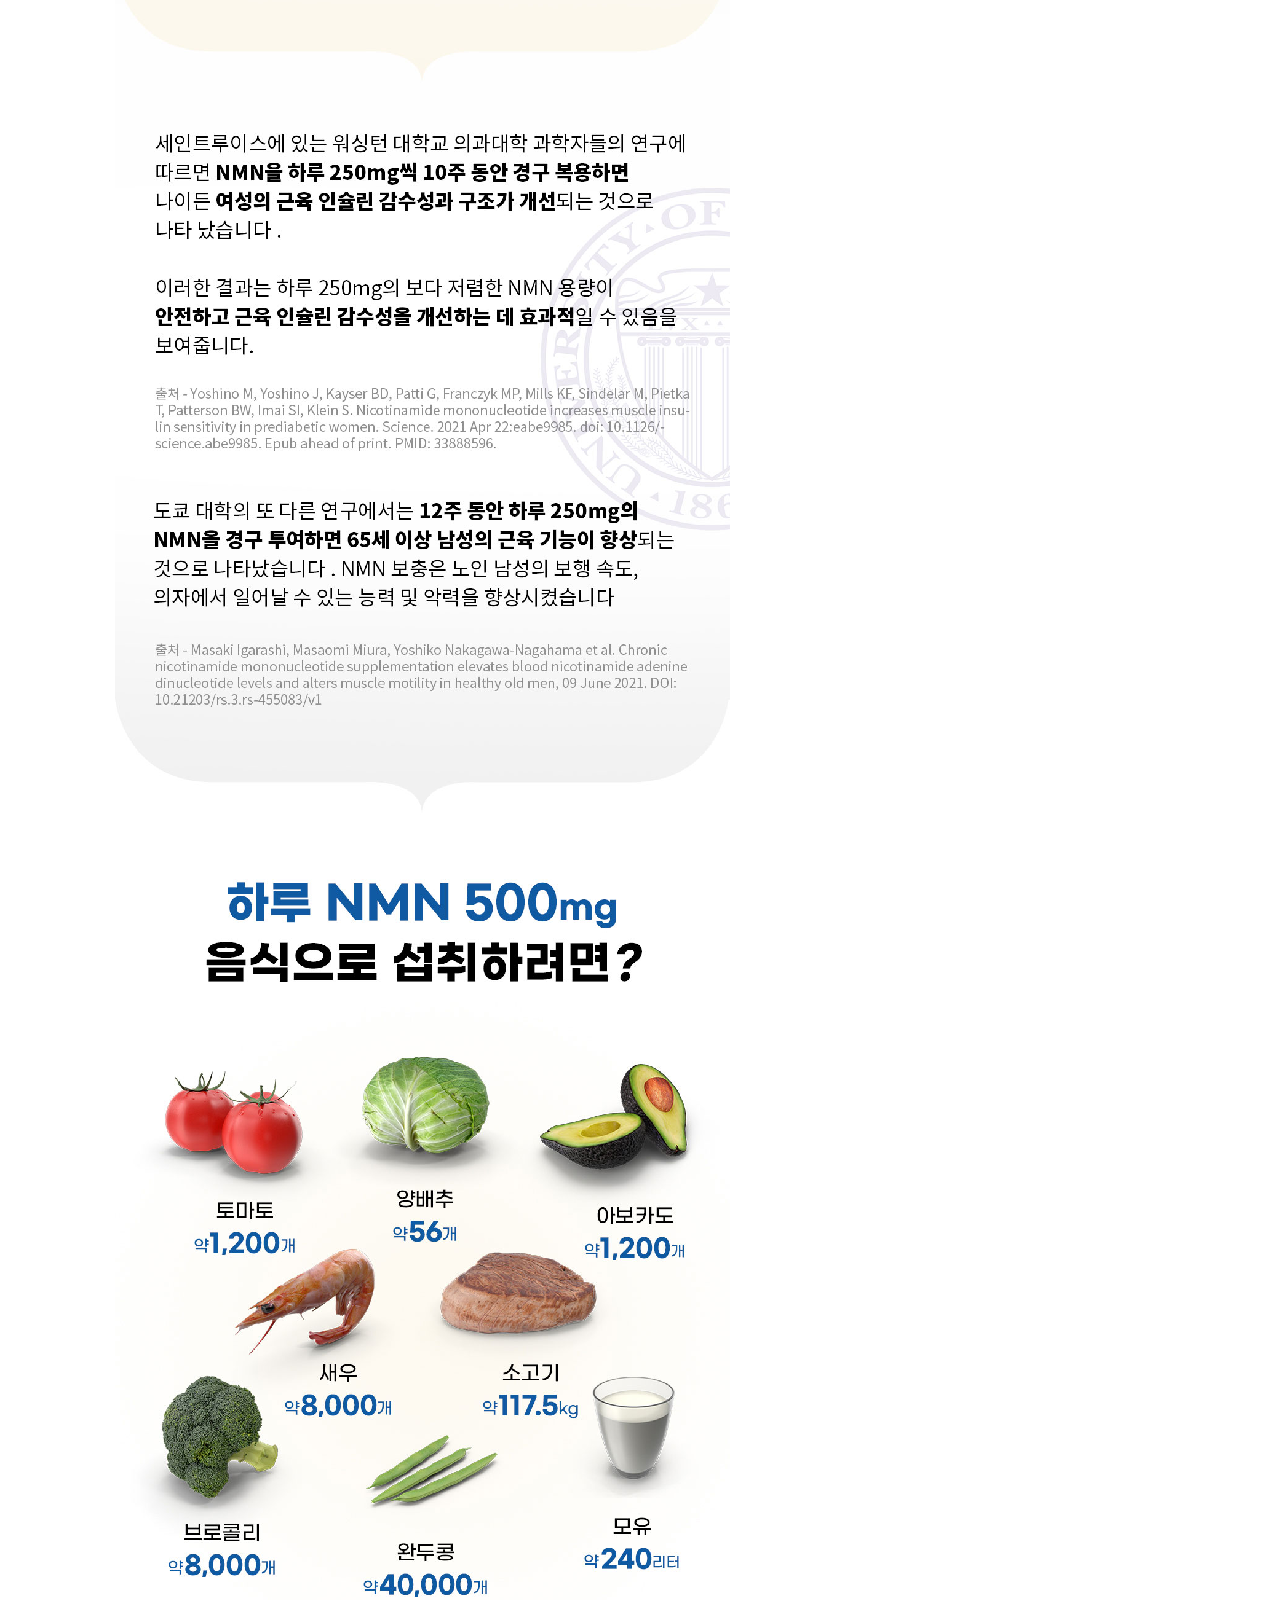
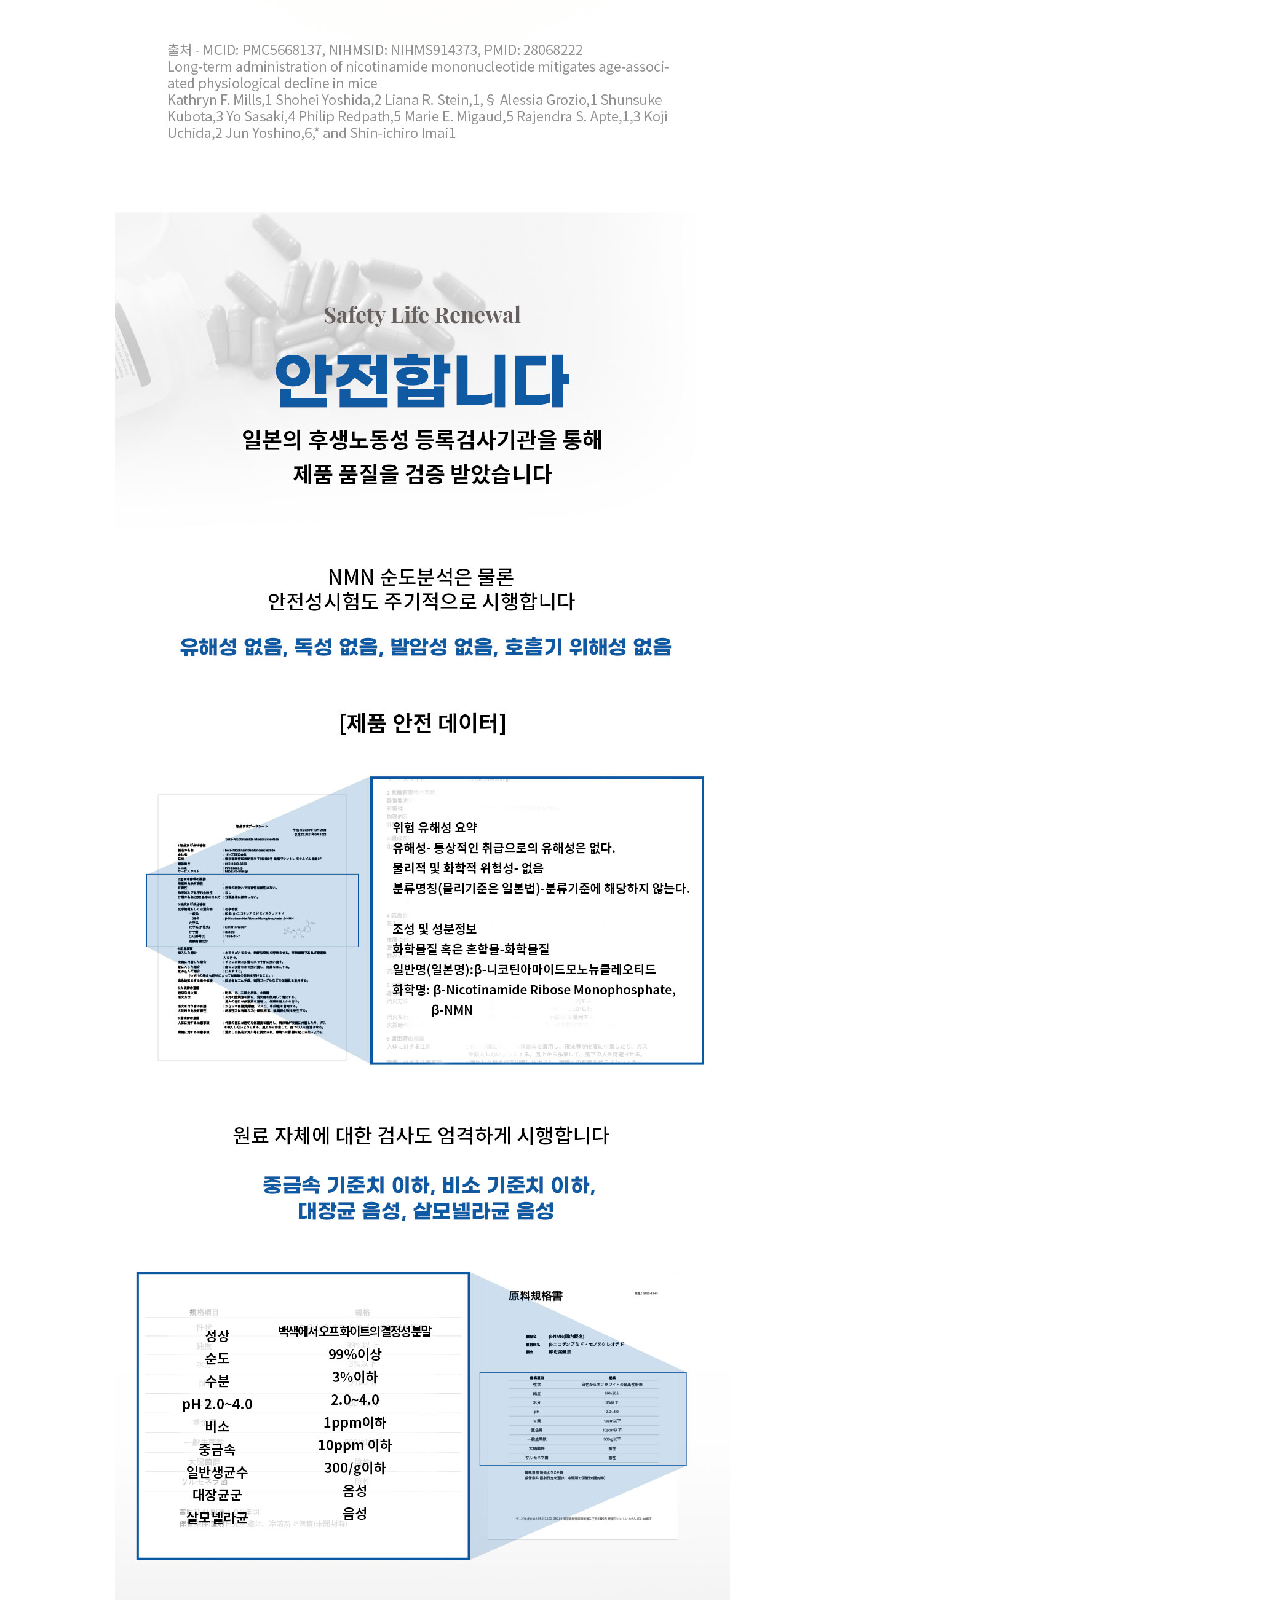
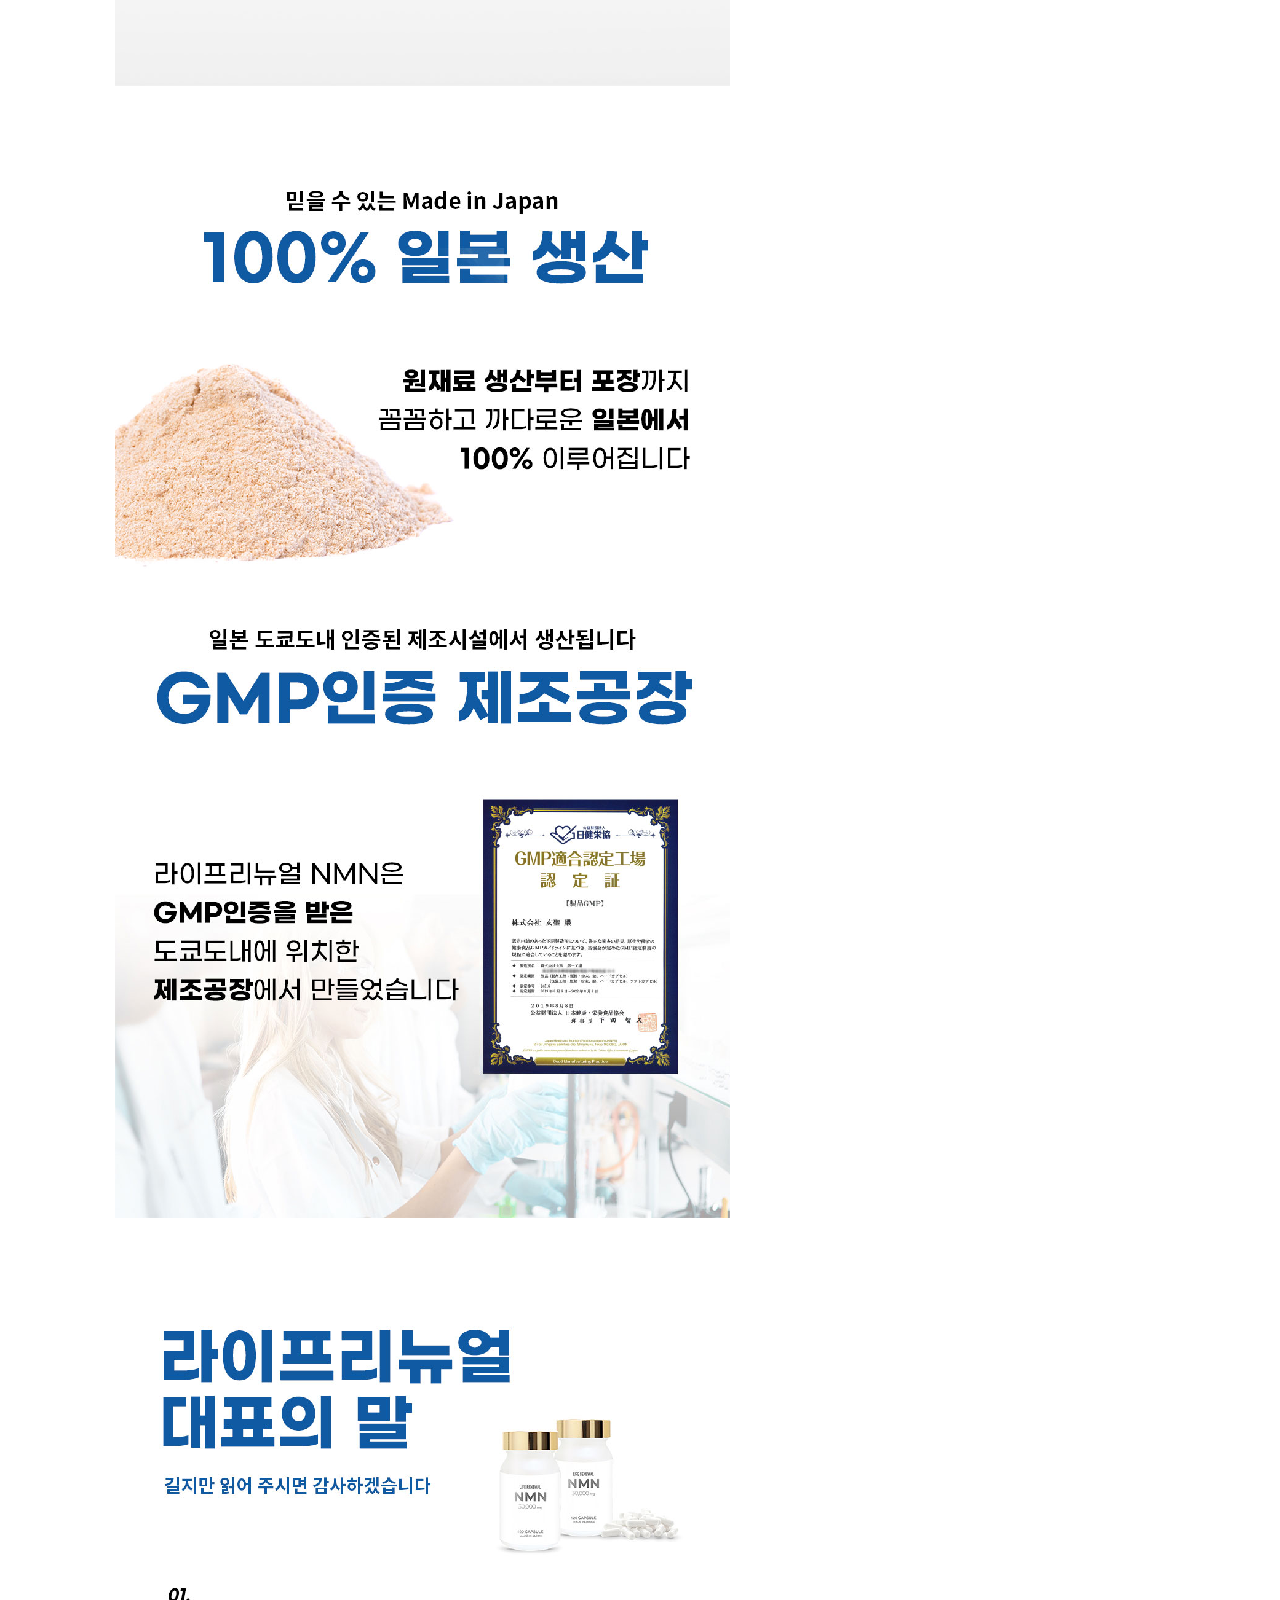
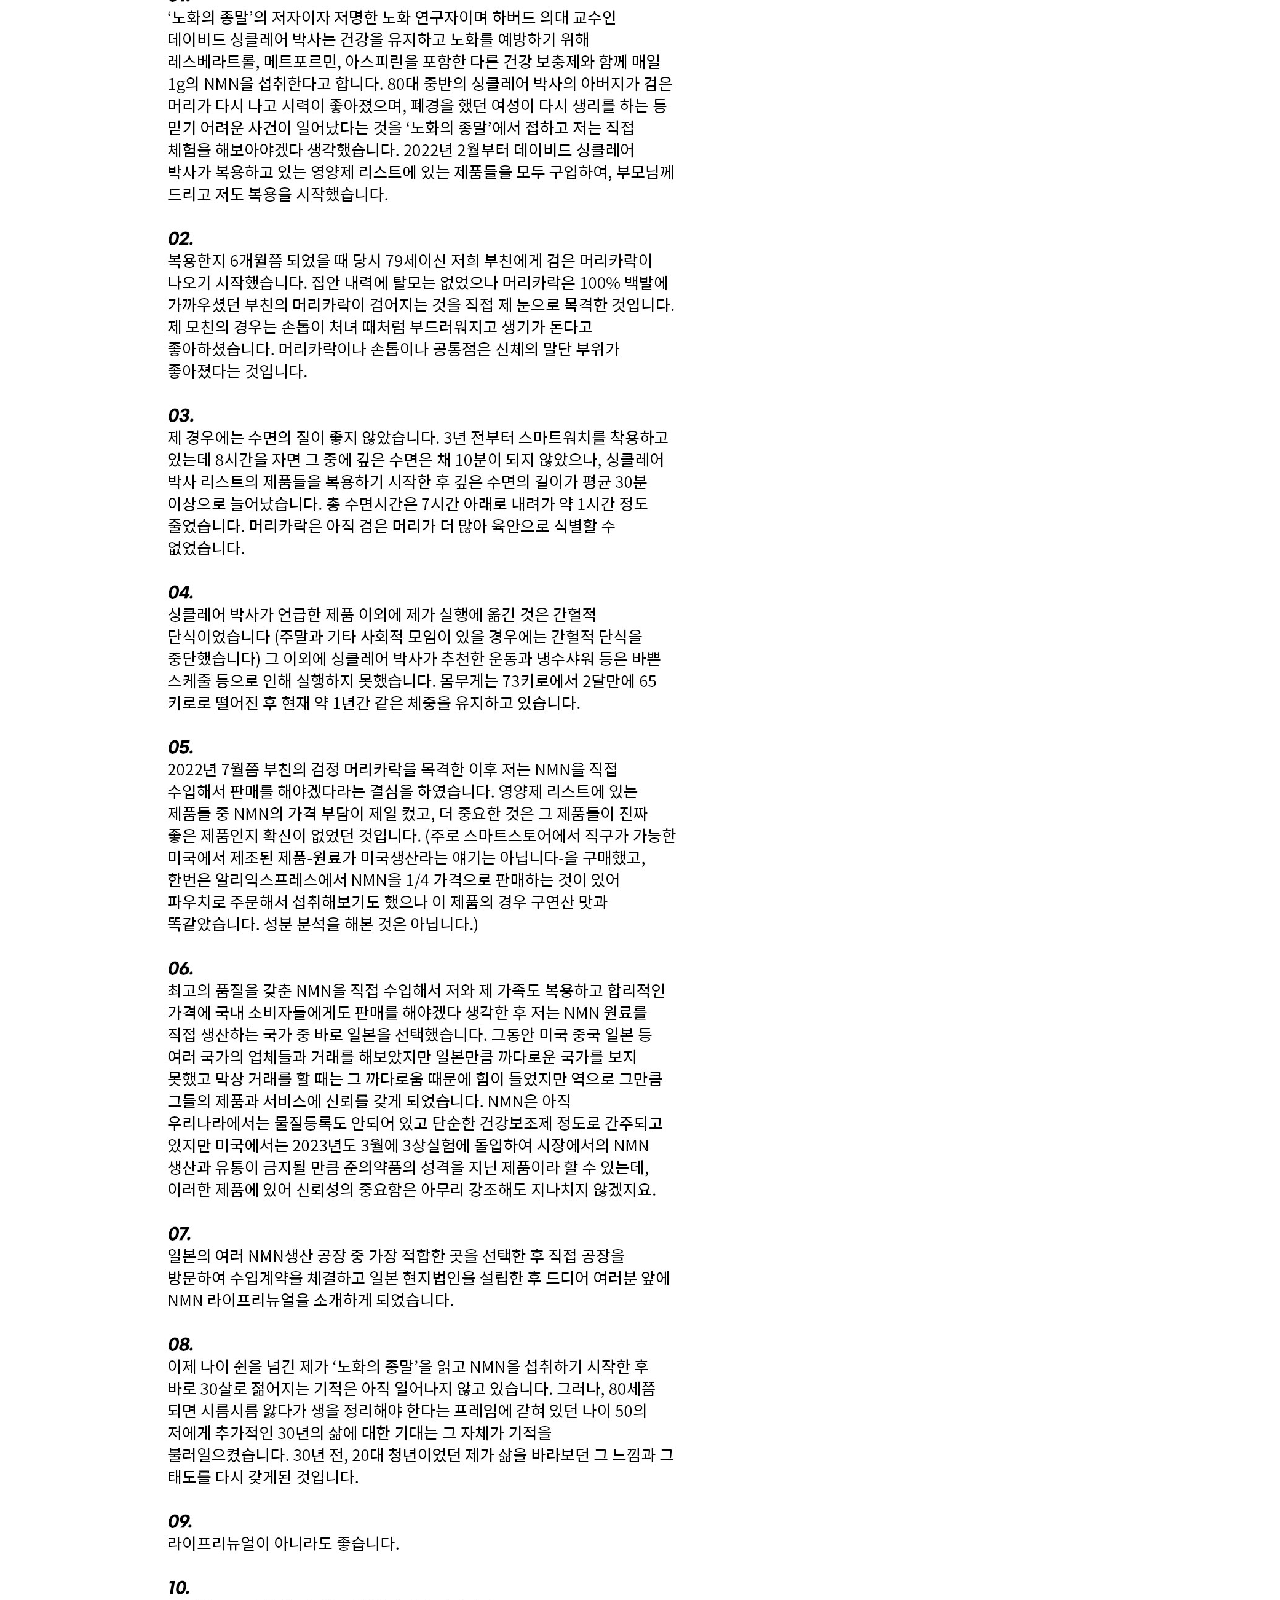
<file: work/liferenewal.html>
<!DOCTYPE html>
<html lang="ko">
<head>
    <meta charset="UTF-8">
    <meta http-equiv="X-UA-Compatible" content="IE=edge">
    <meta name="viewport" content="width=device-width, initial-scale=1.0">
    <title>Document</title>

    <link rel="stylesheet" href="../css/reset.css">
    <link href="https://unpkg.com/aos@2.3.1/dist/aos.css" rel="stylesheet">
    <link rel="stylesheet" href="../css/style.css">
</head>
<body>
    <div class="whiteBg">
        <!-- HEADER  -->
        <header>
            <a href="../index.html" class="logo">YOOHEEJUNG.</a>            
            <div class="menuBar">
                <span class="line"></span>
                <span class="line"></span>
                <span class="line"></span>
            </div>
            <nav>
                <ul>
                    <li><a href="../index.html">Home</a></li>
                    <li><a href="../about.html">About me</a></li>
                    <li><a href="../work.html">Work</a></li>
                    <!-- <li><a href="">Carrer</a></li> -->
                    <!-- <li><a href="../resume.html">Resume</a></li> -->
                    <li><a href="../contact.html">Contact</a></li>
                </ul>
            </nav>
        </header>
    
        <div class="info">
            <span><b>South Korea, Seoul</b><b><a href="https://mail.naver.com/write/popup?srvid=note&amp;to=aldls2311@naver.com" target="_blank" class="btn-mail">aldls2311@naver.com</a></b></span>      
        </div>
        <!-- HEADER END -->
    
        <!-- SECTION  -->
        <section id="cornerstone">
            <div class="subWrap workSub">
              <div class="detail" data-aos="fade-left" data-aos-duration="1000" data-aos-delay="300">
                <div class="dePc">
                    <img src="../img/detail-life.jpg" alt="">
                </div>
              </div>
              <div class="detailInfo" data-aos="fade-left" data-aos-duration="1000">
                <div> <img src="../img/work-nmn.jpg" alt=""> </div>
                <div class="projectTit">Life Renewal</div>
                <div class="projectCate">상세페이지</div>
                <ul>
                    <li> Planning </li>
                    <li> Design </li>
                    <li> Illustrator </li>
                    <li> Gif Graph </li>
                </ul>
                <div class="detailBtn"> 
                    <!-- <a class="deBtn" href="http://e-cornerstone.co.kr/">Visit site</a> -->
                    <a class="deBtn" href="../work.html">Work list</a>
                </div>
               
              </div>
            </div>
        </section>
        <!-- SECTION END -->

   
    </div>

    <!-- SCRIPT  -->
    <script src="../js/jquery-3.6.3.min.js"></script>
    <script src="https://unpkg.com/aos@2.3.1/dist/aos.js"></script>
    <script src="../js/custom.js"></script>
    <script>
        AOS.init();
    </script>
</body>
</html>
</file>
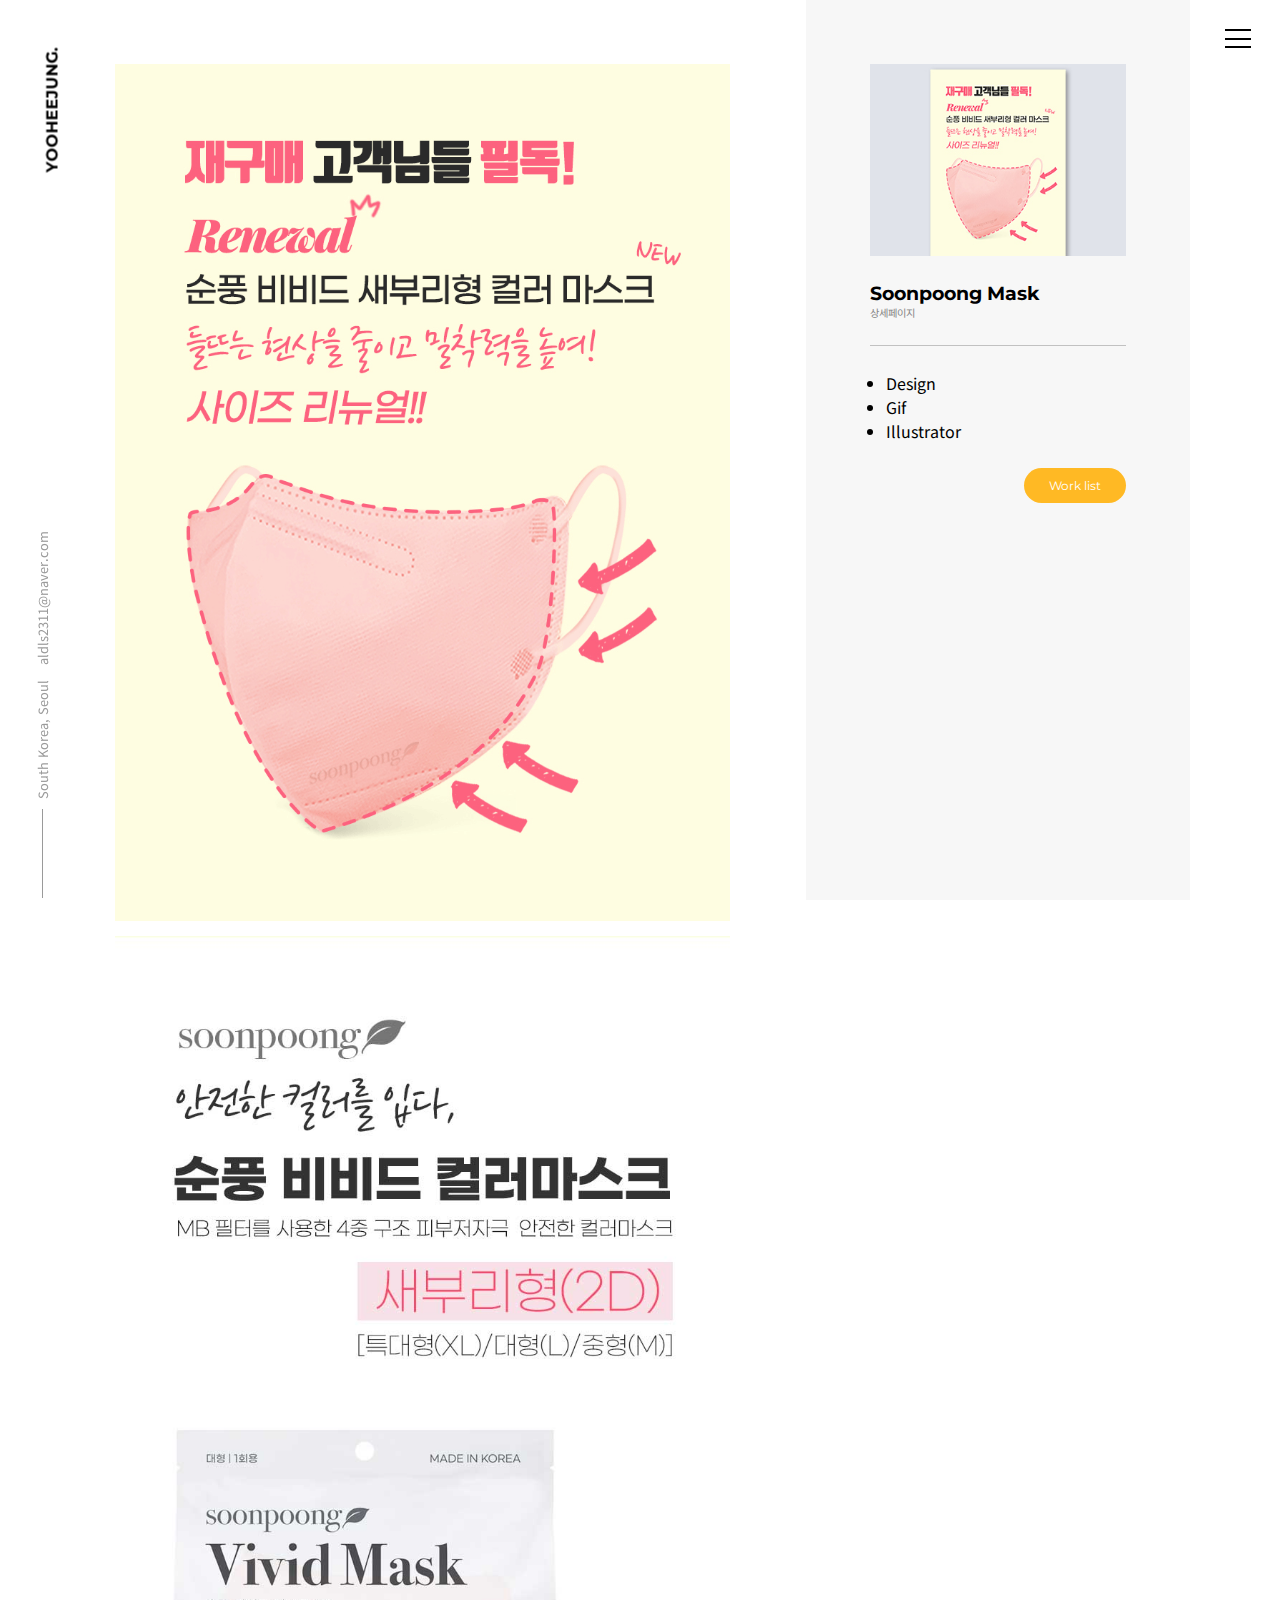
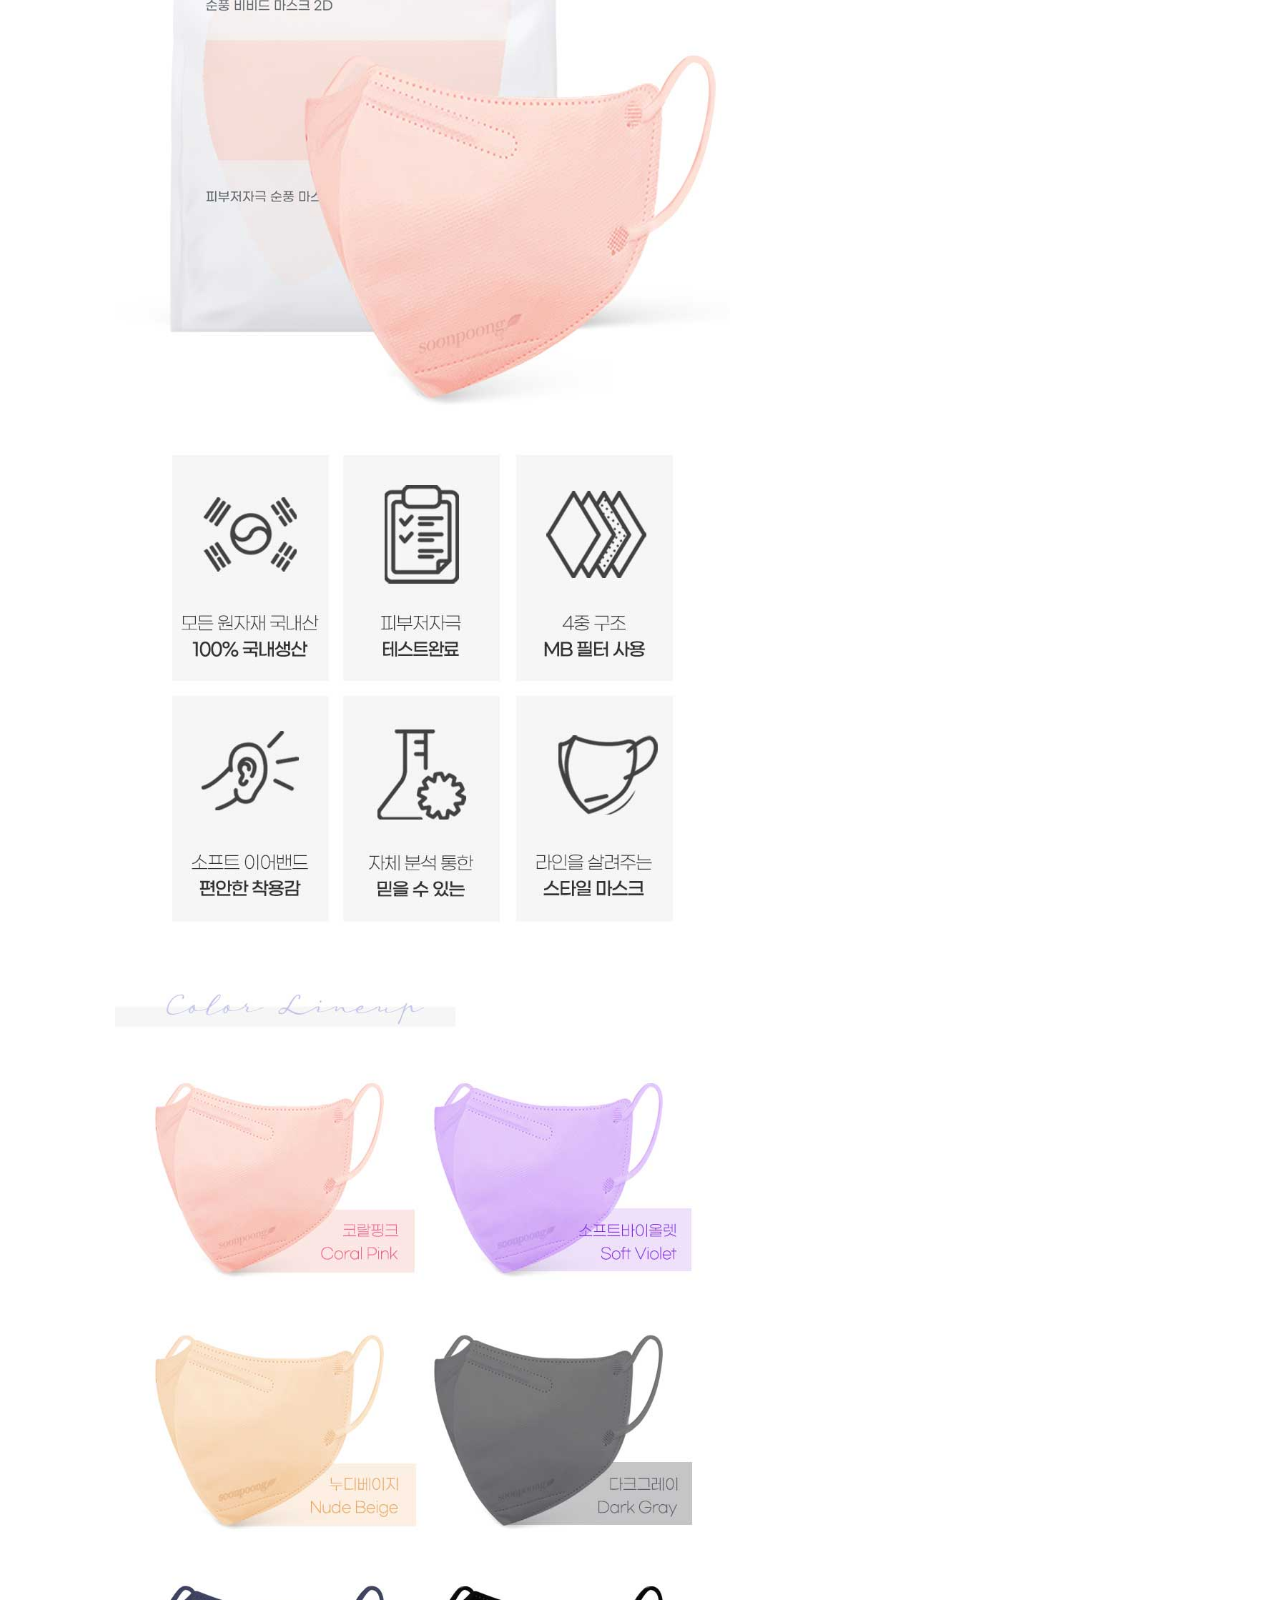
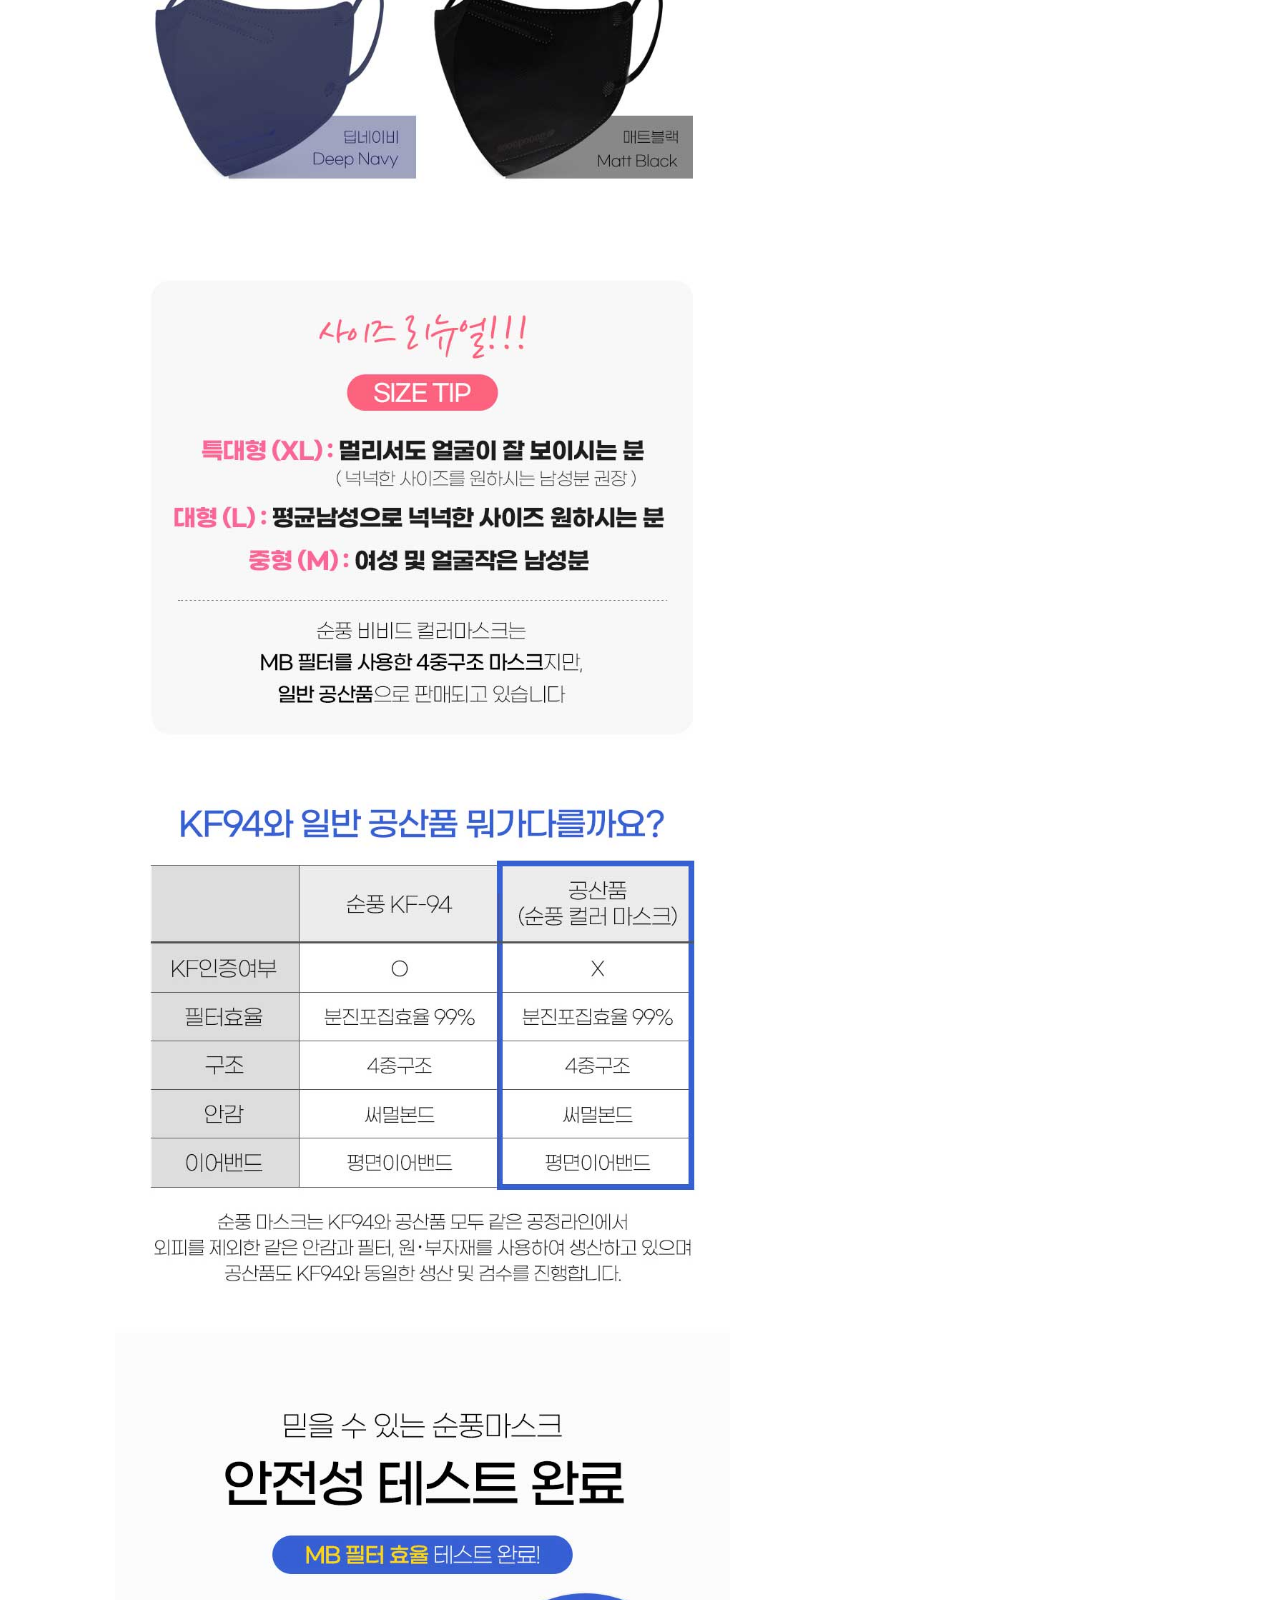
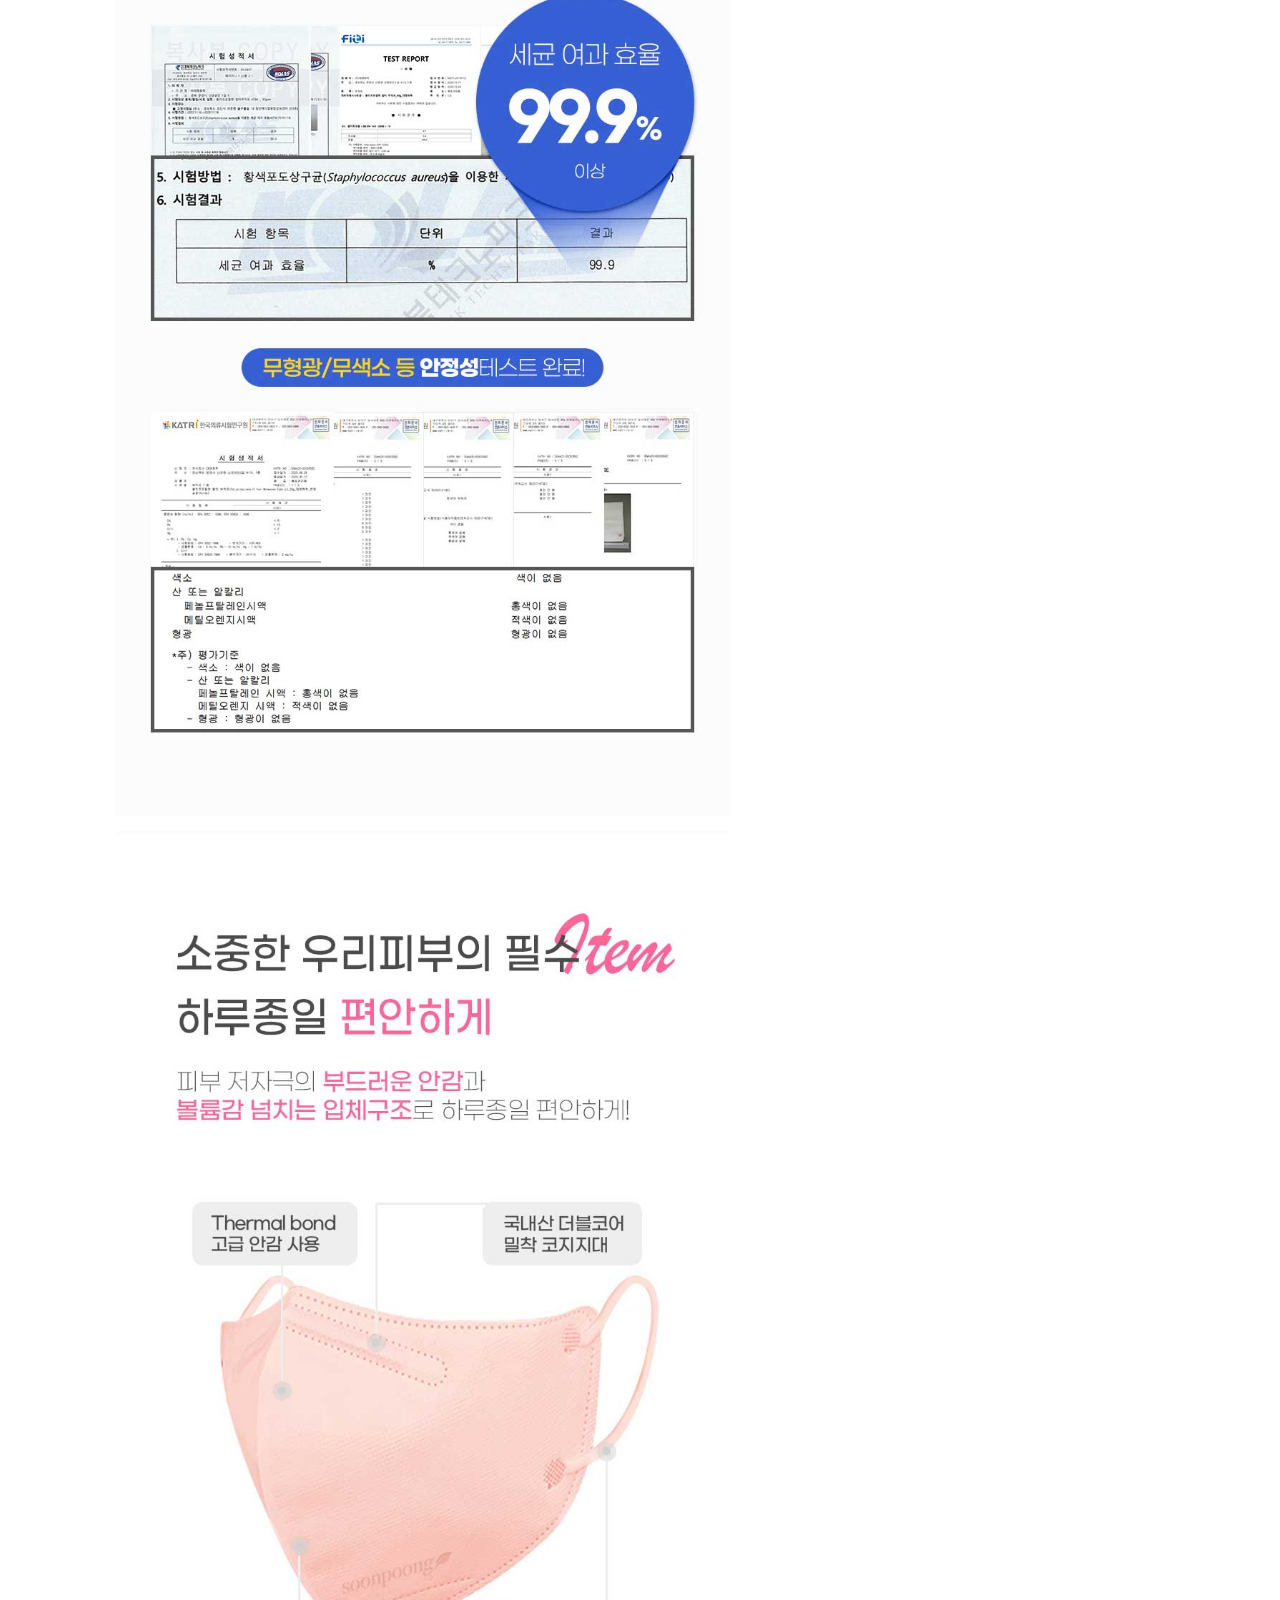
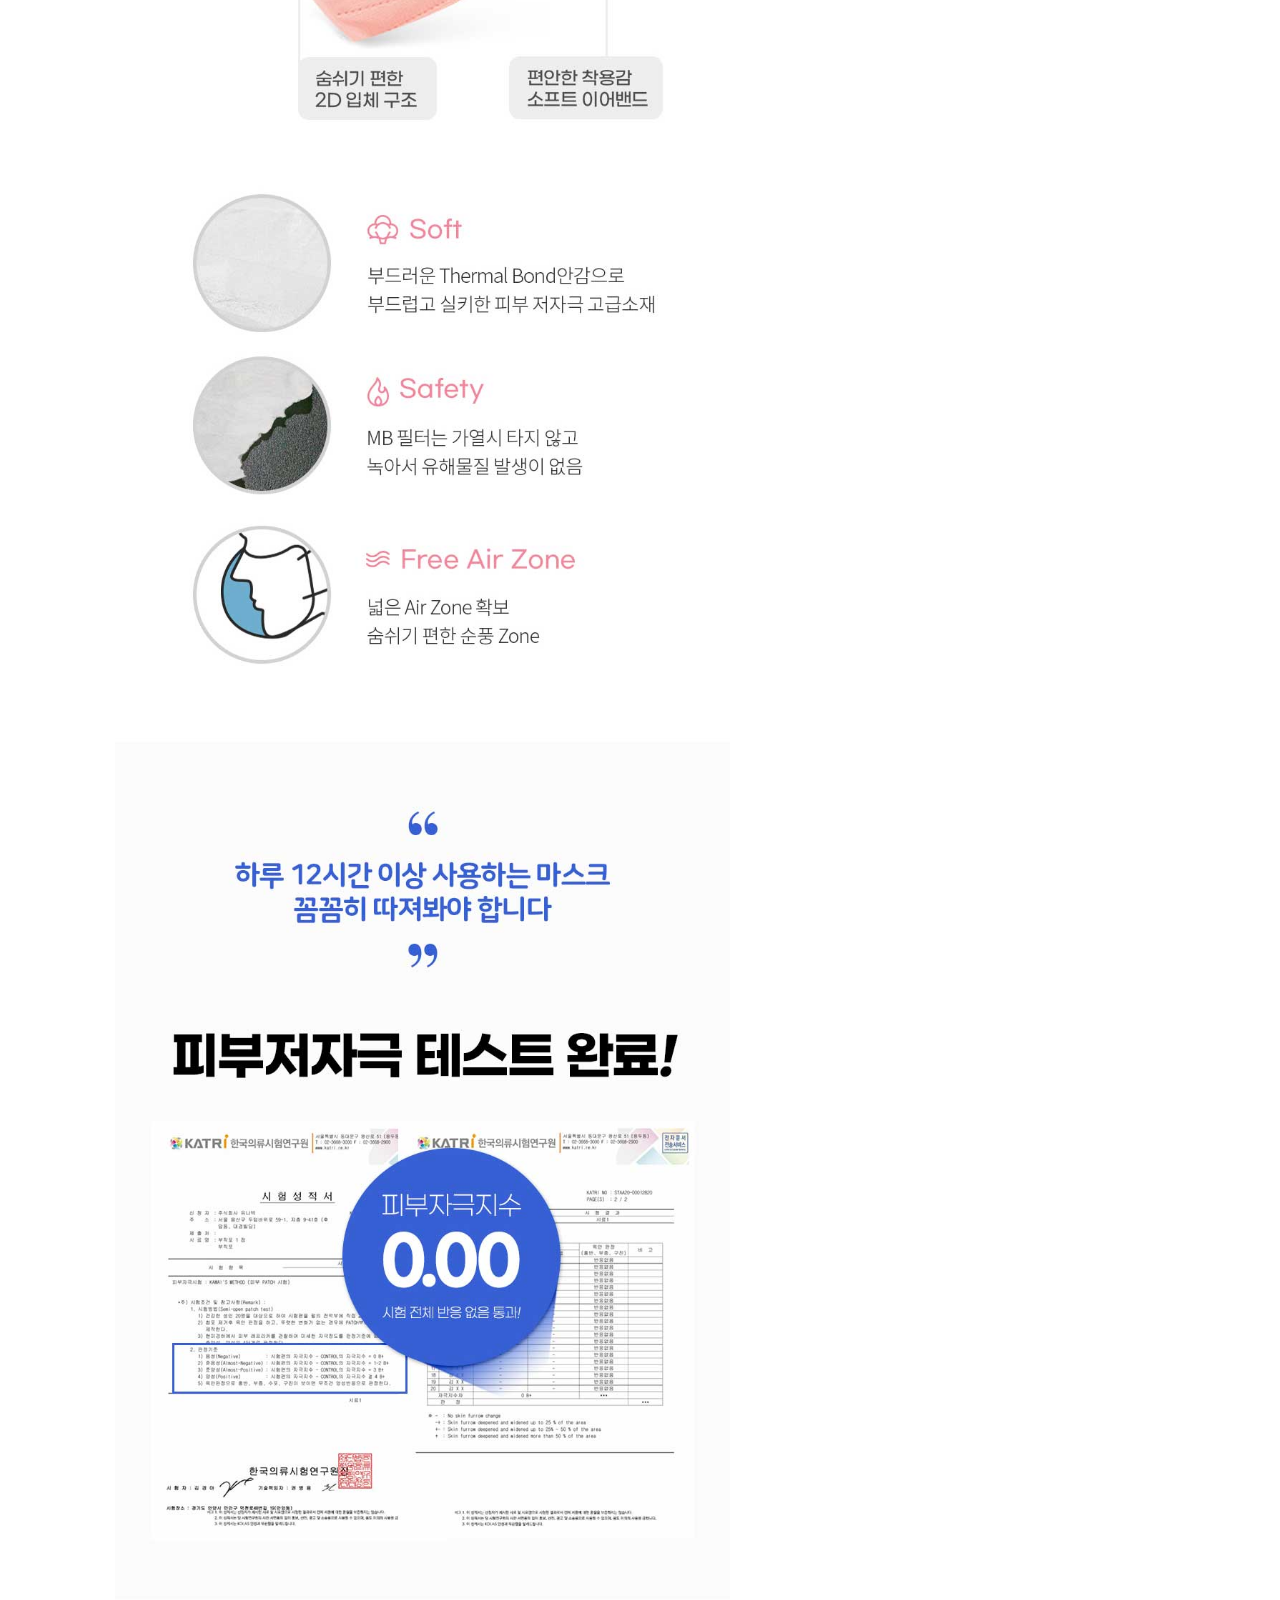
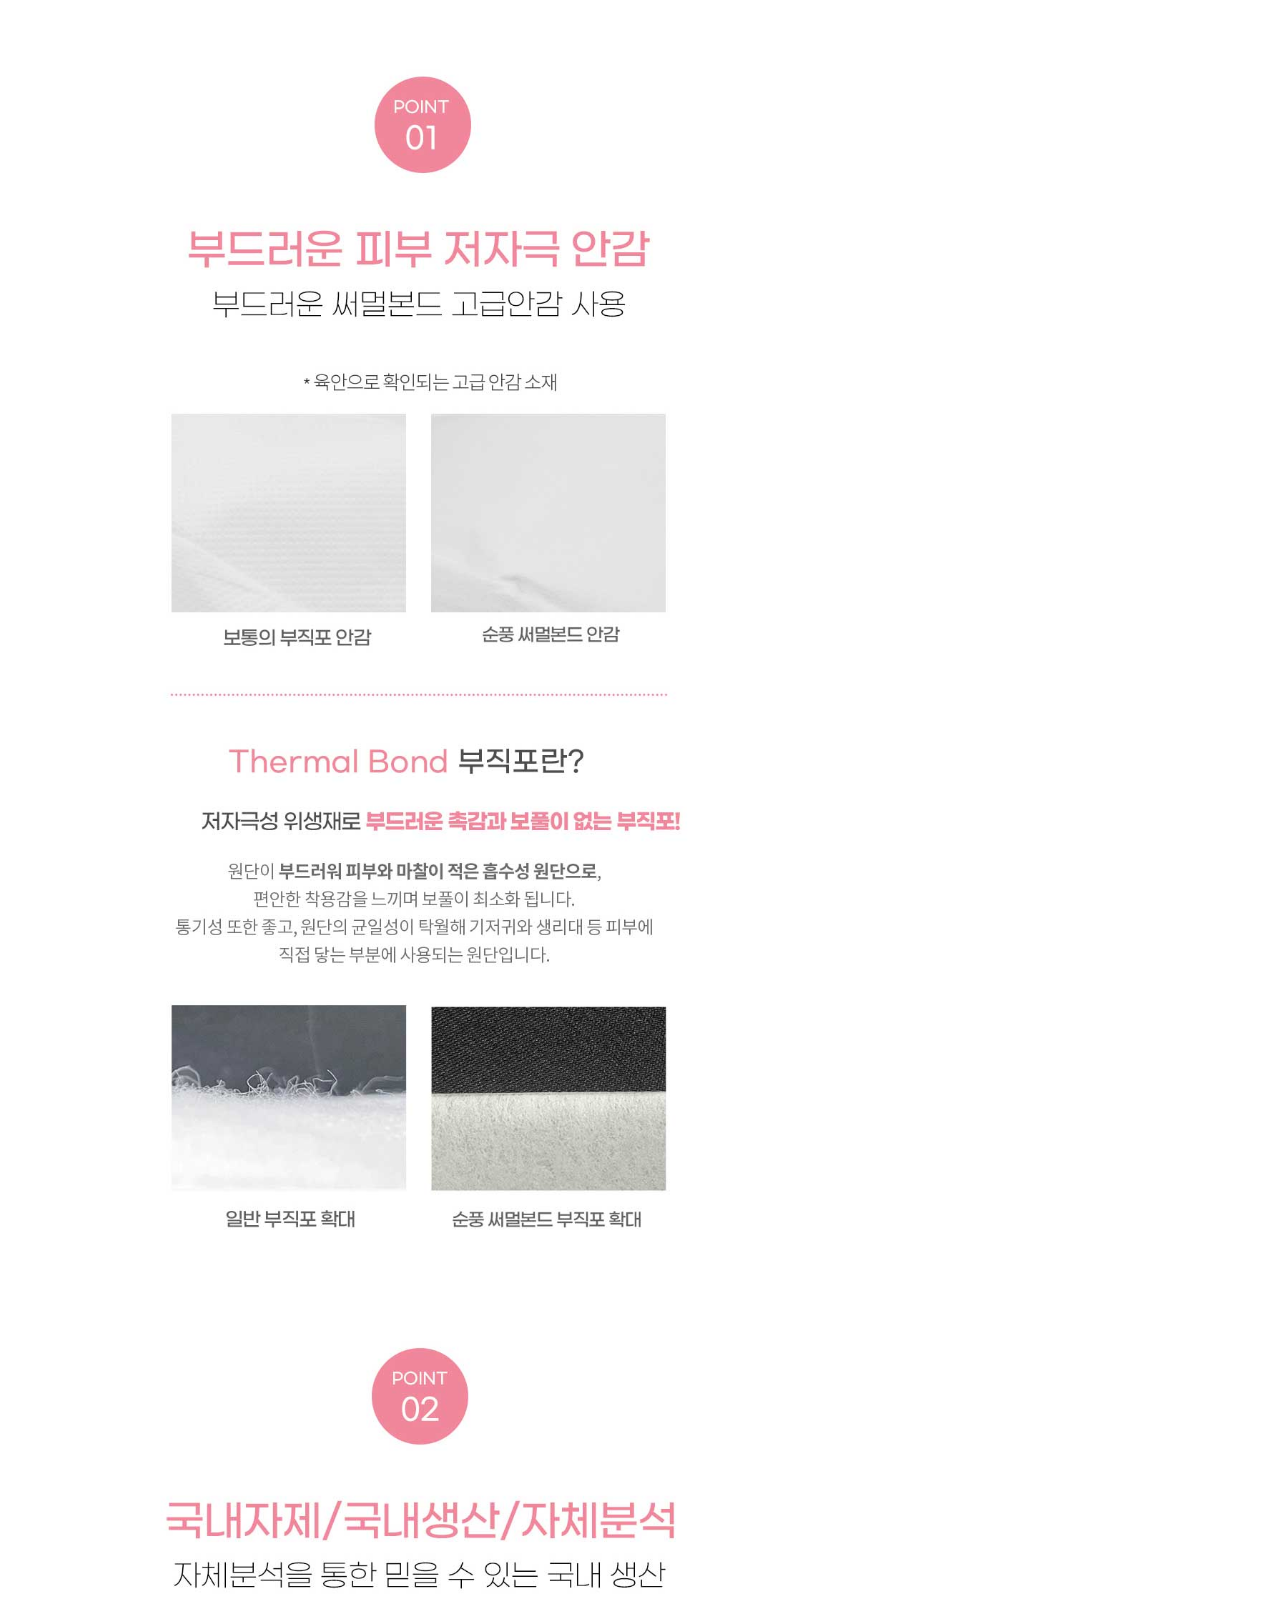
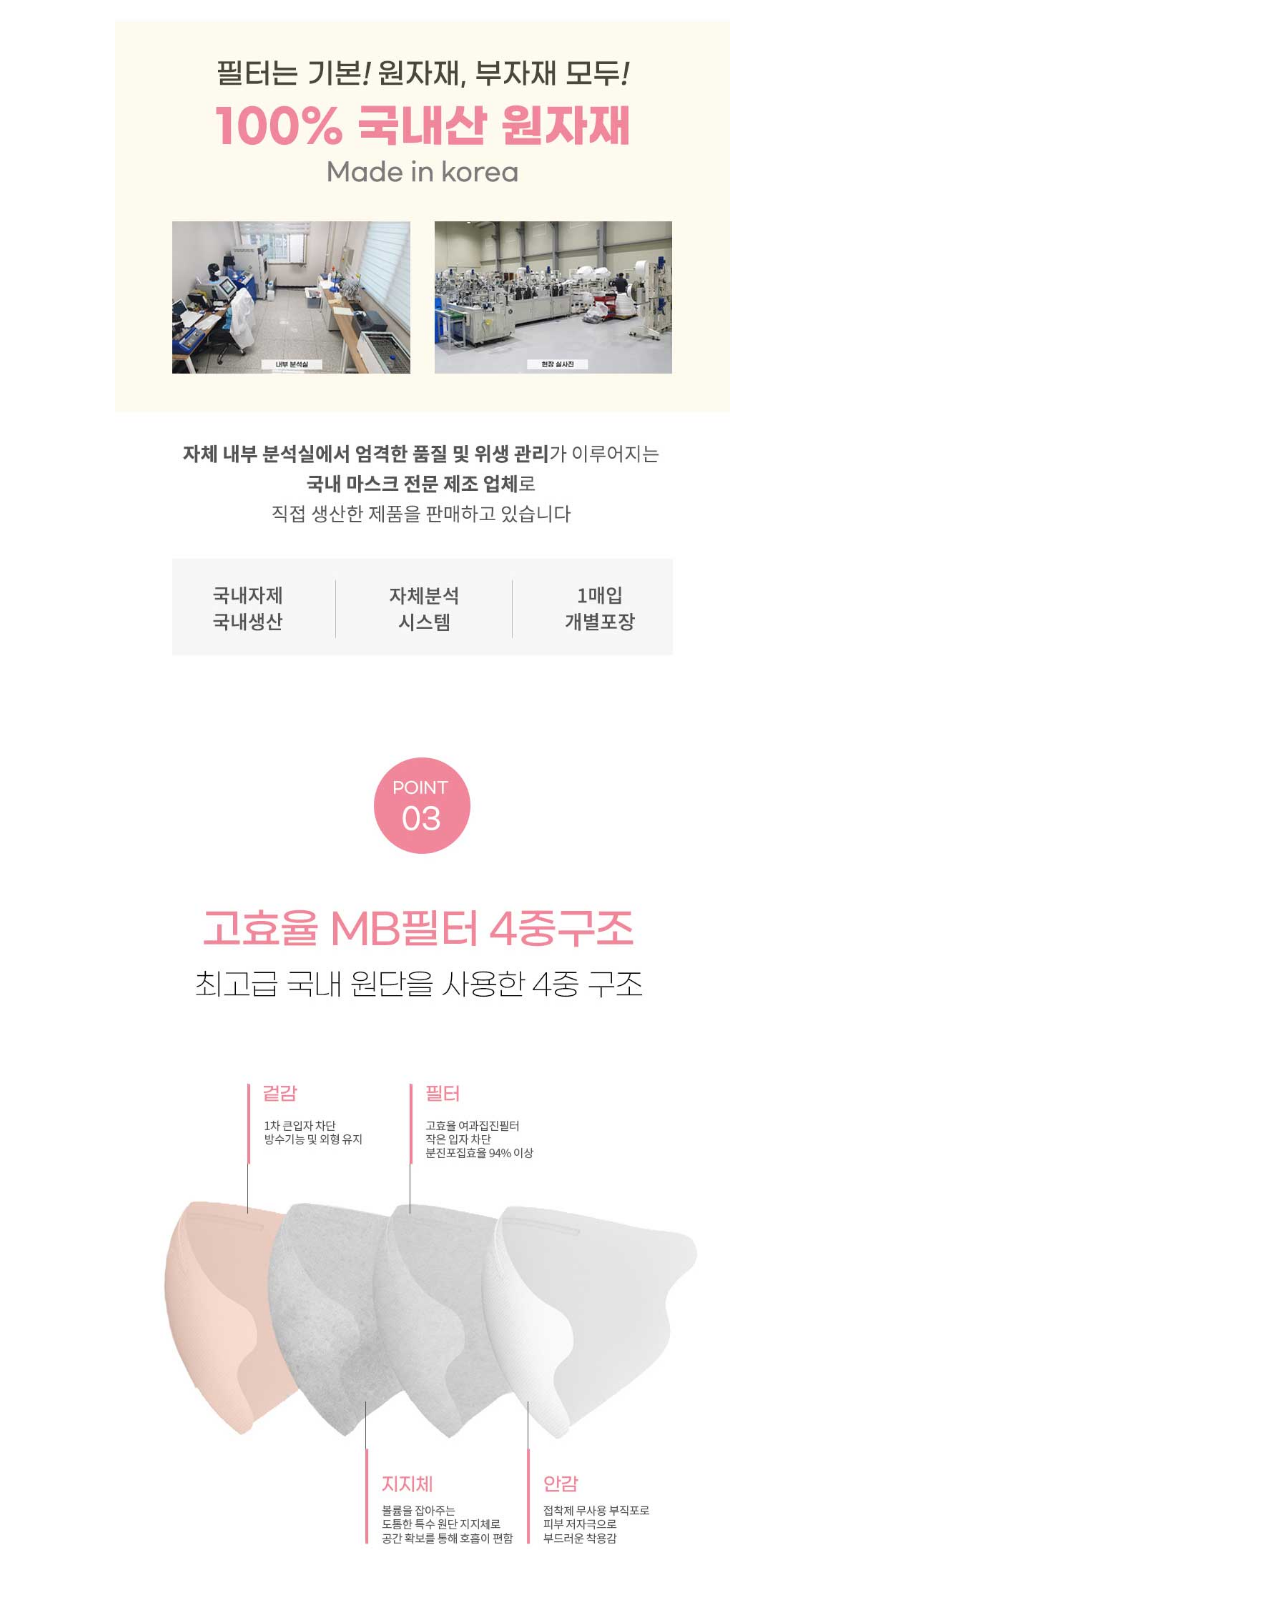
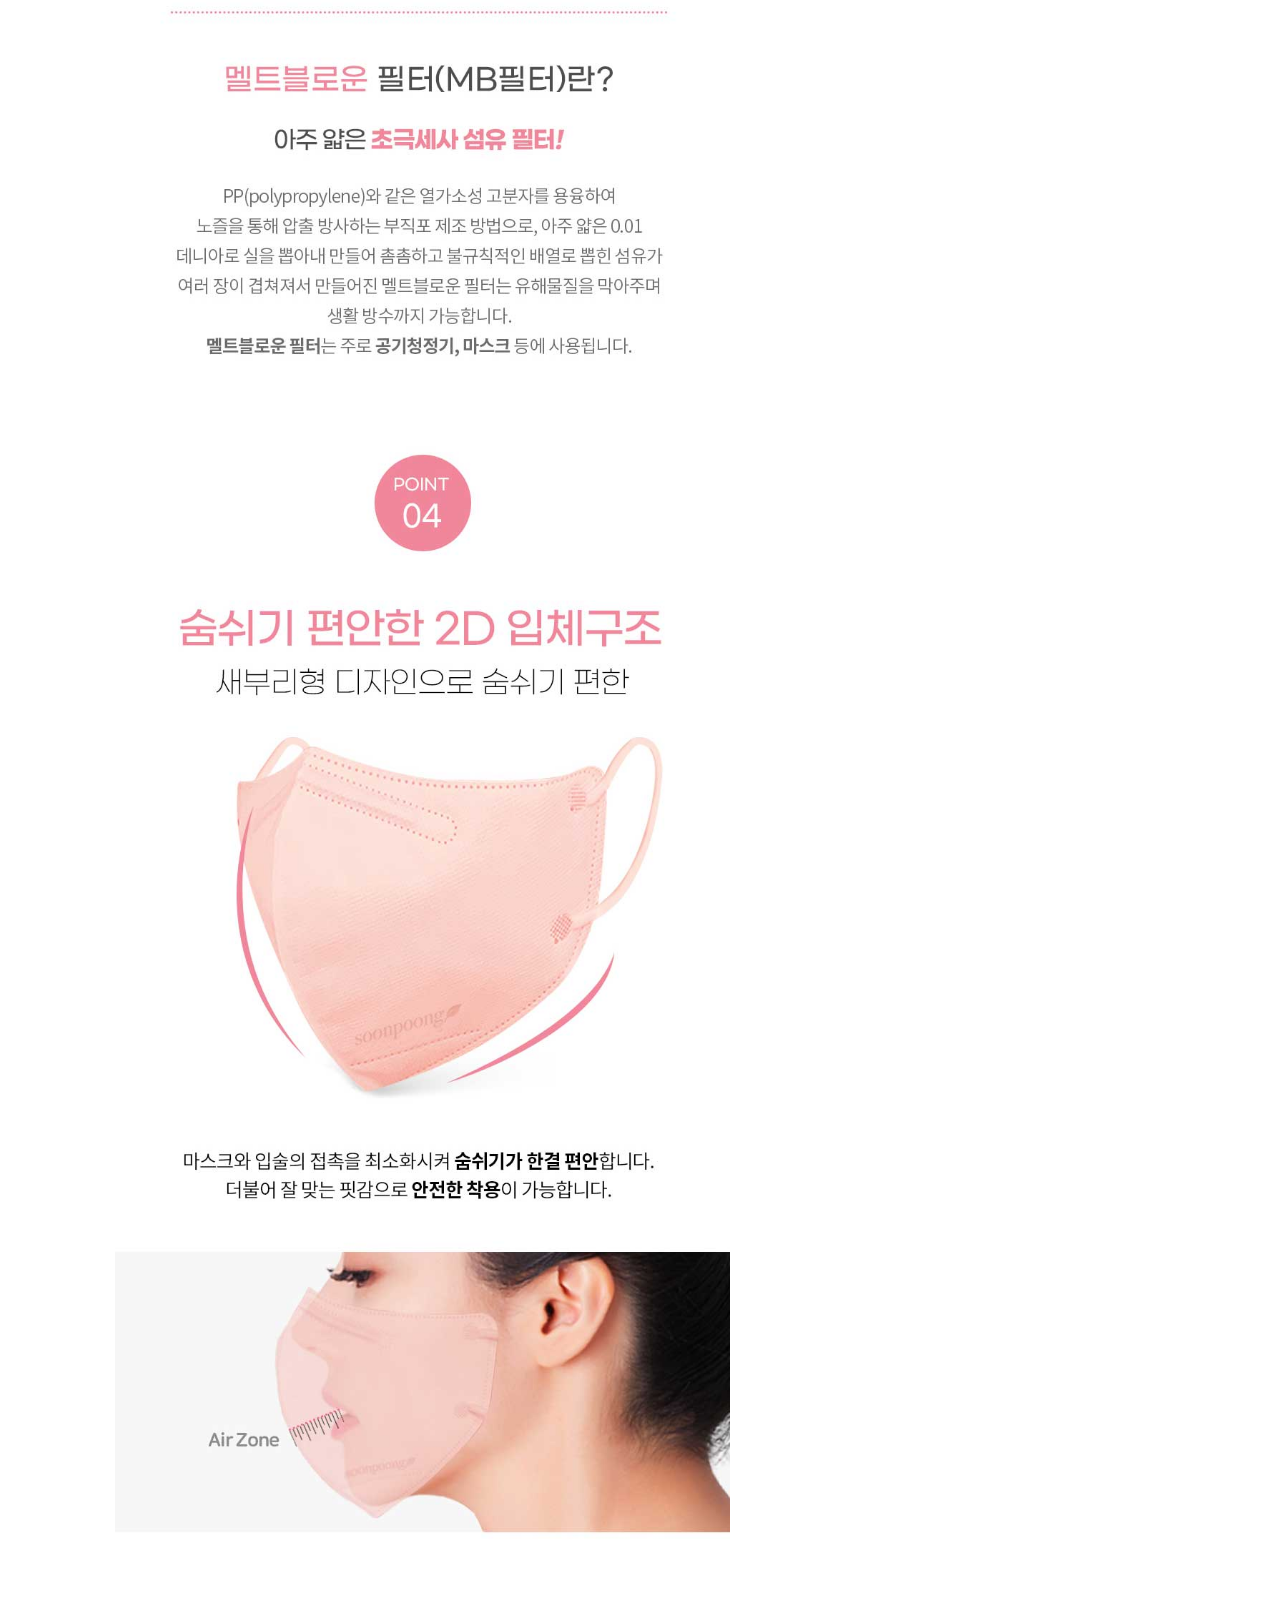
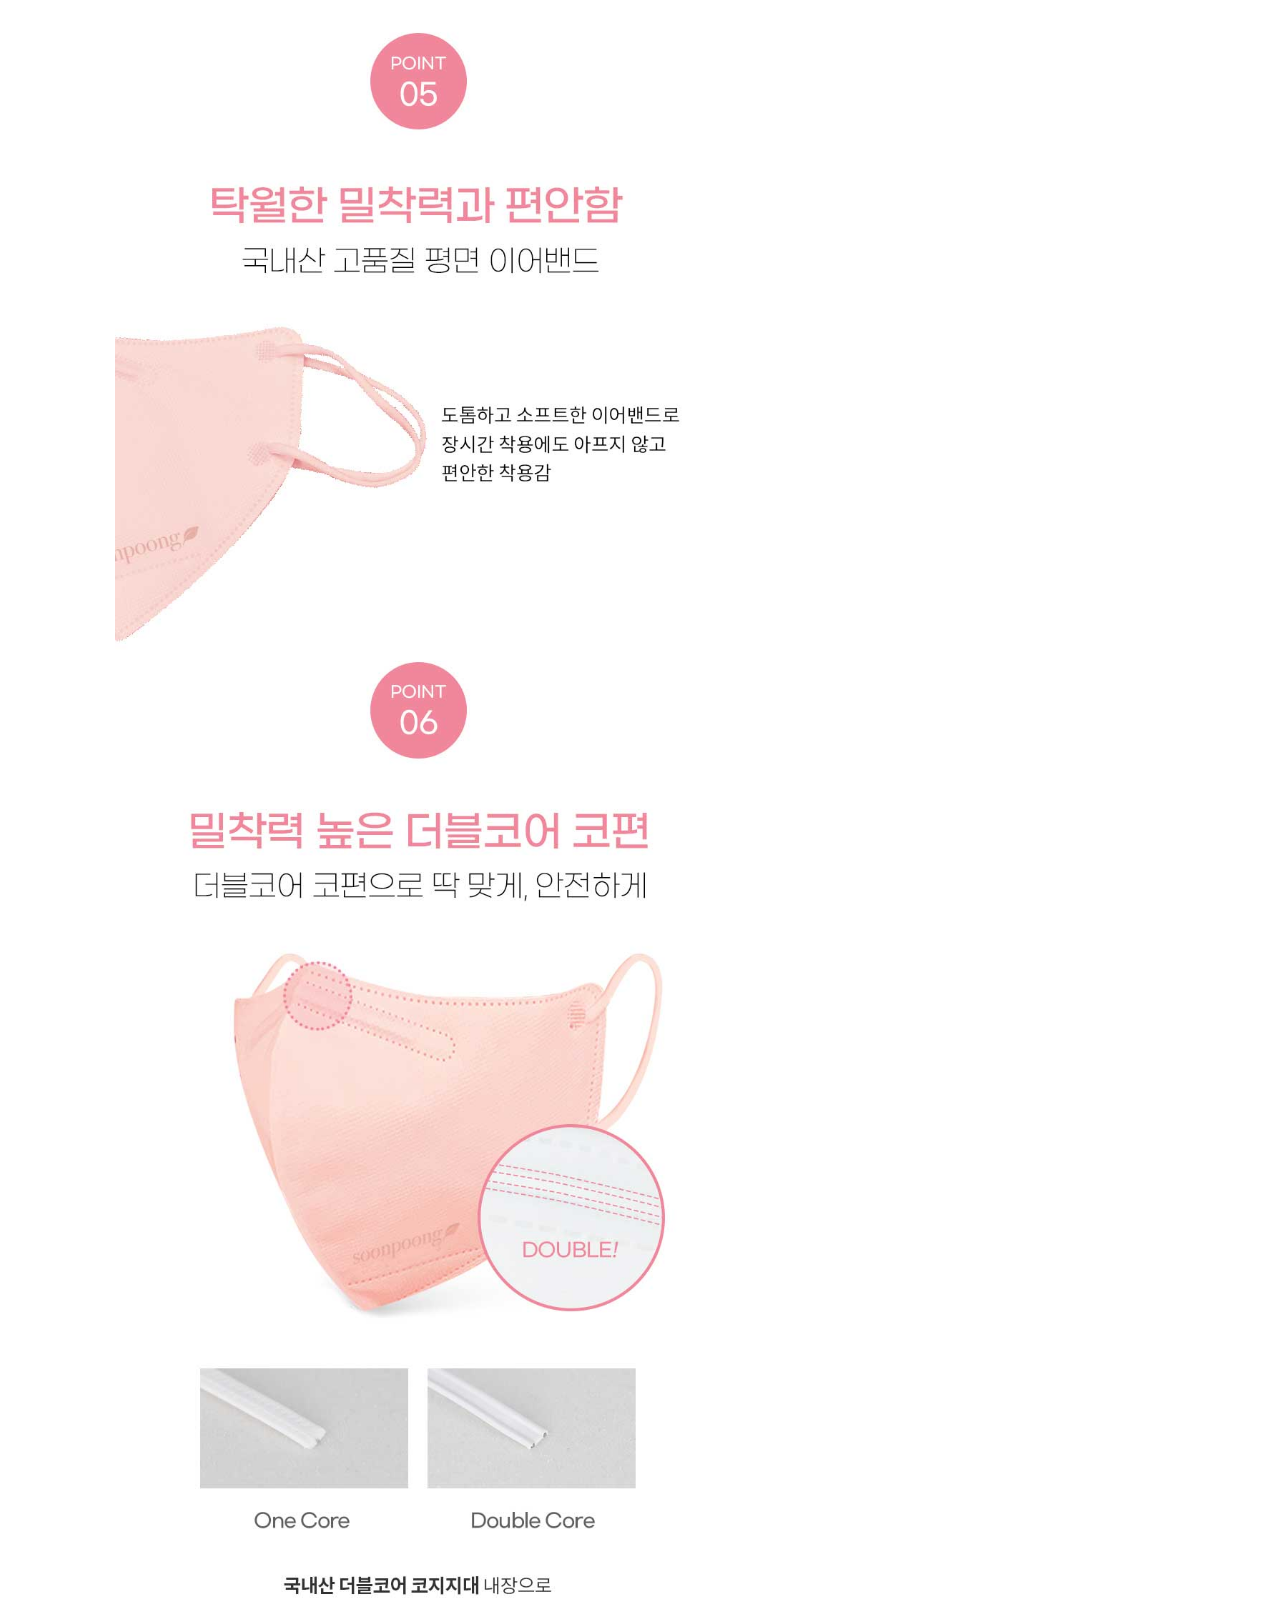
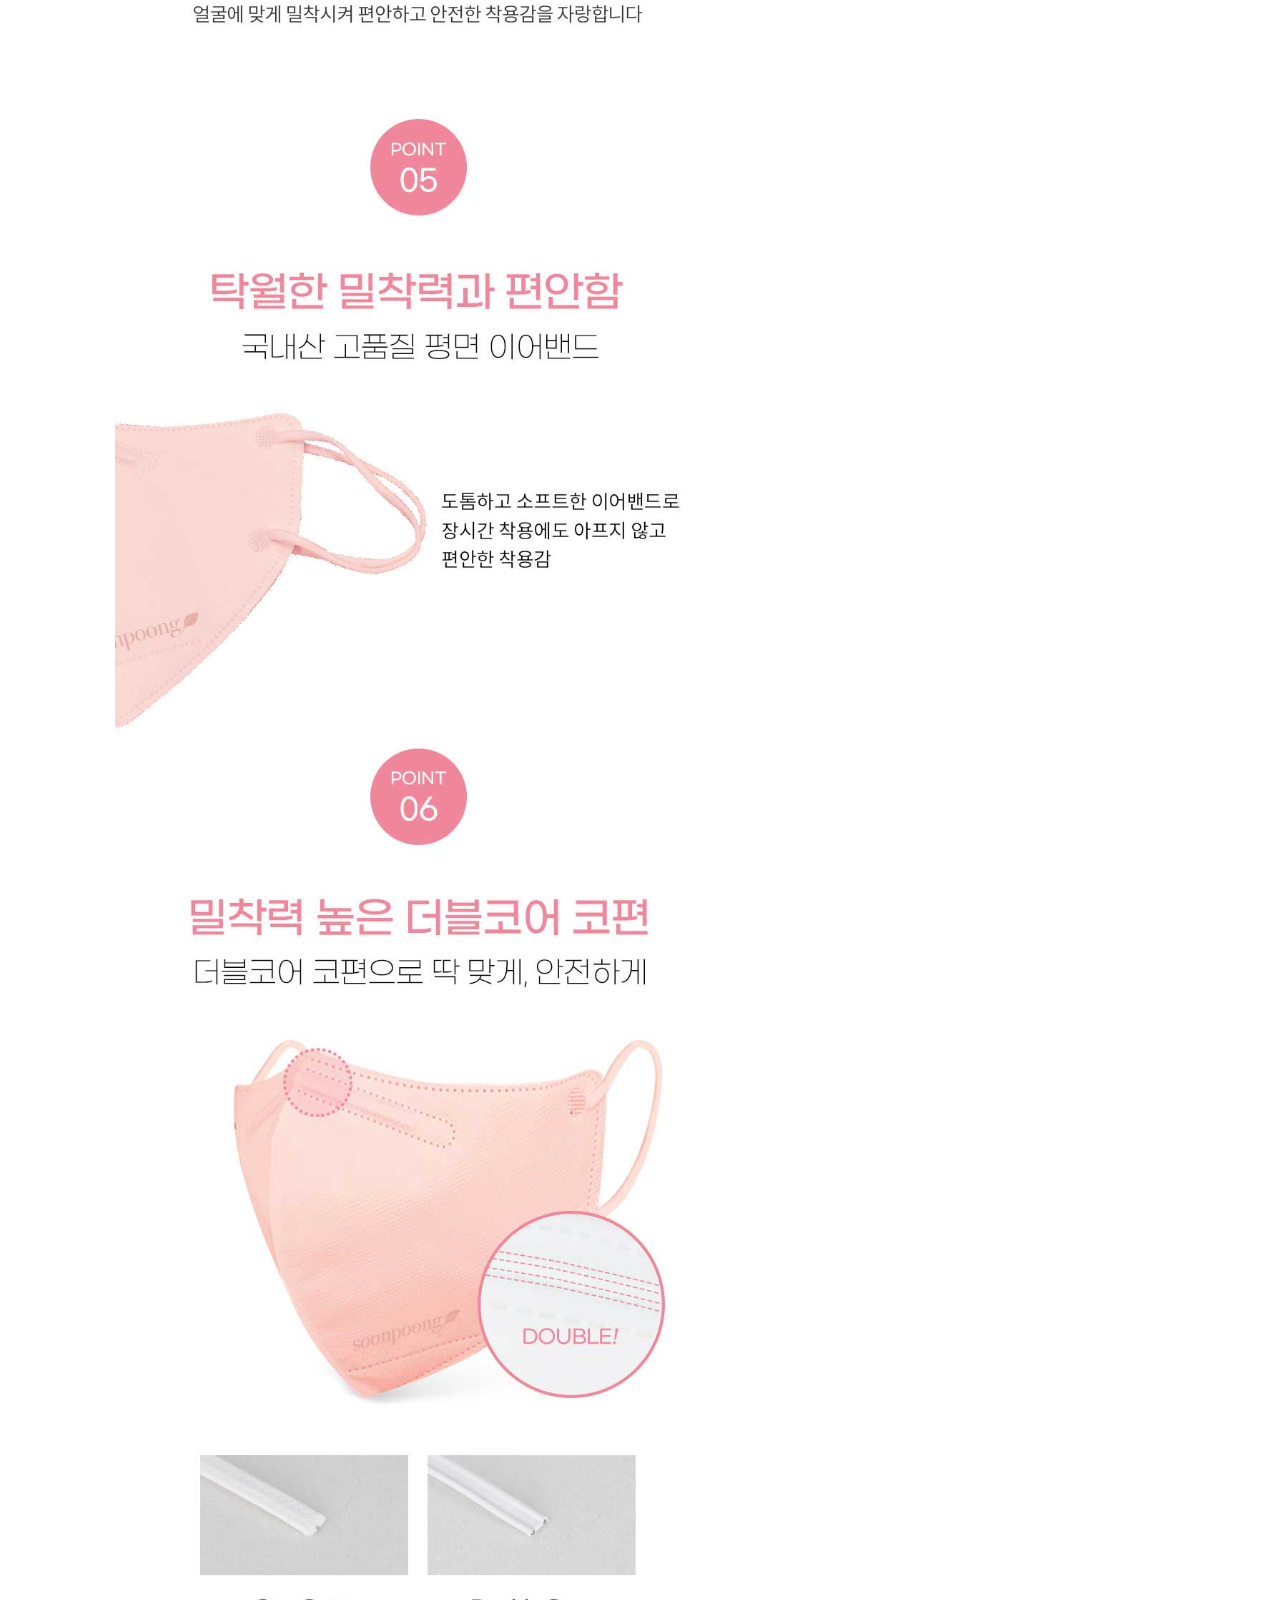
<file: work/soonpoong.html>
<!DOCTYPE html>
<html lang="ko">
    <head>
        <meta charset="UTF-8" />
        <meta http-equiv="X-UA-Compatible" content="IE=edge" />
        <meta name="viewport" content="width=device-width, initial-scale=1.0" />
        <title>Document</title>

        <link rel="stylesheet" href="../css/reset.css" />
        <link href="https://unpkg.com/aos@2.3.1/dist/aos.css" rel="stylesheet" />
        <link rel="stylesheet" href="../css/style.css" />
    </head>
    <body>
        <div class="whiteBg">
            <!-- HEADER  -->
            <header>
                <a href="../index.html" class="logo">YOOHEEJUNG.</a>
                <div class="menuBar">
                    <span class="line"></span>
                    <span class="line"></span>
                    <span class="line"></span>
                </div>
                <nav>
                    <ul>
                        <li><a href="../index.html">Home</a></li>
                        <li><a href="../about.html">About me</a></li>
                        <li><a href="../work.html">Work</a></li>
                        <!-- <li><a href="">Carrer</a></li> -->
                        <!-- <li><a href="../resume.html">Resume</a></li> -->
                        <li><a href="../contact.html">Contact</a></li>
                    </ul>
                </nav>
            </header>

            <div class="info">
                <span
                    ><b>South Korea, Seoul</b
                    ><b
                        ><a
                            href="https://mail.naver.com/write/popup?srvid=note&amp;to=aldls2311@naver.com"
                            target="_blank"
                            class="btn-mail"
                            >aldls2311@naver.com</a
                        ></b
                    ></span
                >
            </div>
            <!-- HEADER END -->

            <!-- SECTION  -->
            <section id="cornerstone">
                <div class="subWrap workSub">
                    <div class="detail" data-aos="fade-left" data-aos-duration="1000" data-aos-delay="300">
                        <div class="dePc">
                            <img src="../img/detail-soonpoong-color.gif" alt="" />
                            <img src="../img/detail-soonpoong-color_01.jpg" alt="" />
                            <img src="../img/detail-soonpoong-color_02.jpg" alt="" />
                            <img src="../img/detail-soonpoong-color_03.jpg" alt="" />
                            <img src="../img/detail-soonpoong-color_04.jpg" alt="" />
                            <img src="../img/detail-soonpoong-color_05.jpg" alt="" />
                            <img src="../img/detail-soonpoong-color_06.jpg" alt="" />
                            <img src="../img/detail-soonpoong-color_07.jpg" alt="" />
                            <img src="../img/detail-soonpoong-color_08.jpg" alt="" />
                            <img src="../img/detail-soonpoong-color_08.jpg" alt="" />
                            <img src="../img/detail-soonpoong-color_10.jpg" alt="" />
                            <img src="../img/detail-soonpoong-color_11.jpg" alt="" />
                        </div>
                    </div>
                    <div class="detailInfo" data-aos="fade-left" data-aos-duration="1000">
                        <div><img src="../img/work-soon-color.jpg" alt="" /></div>
                        <div class="projectTit">Soonpoong Mask</div>
                        <div class="projectCate">상세페이지</div>
                        <ul>
                            <li>Design</li>
                            <li>Gif</li>
                            <li>Illustrator</li>
                        </ul>
                        <div class="detailBtn">
                            <!-- <a class="deBtn" href="http://e-cornerstone.co.kr/">Visit site</a> -->
                            <a class="deBtn" href="../work.html">Work list</a>
                        </div>
                    </div>
                </div>
            </section>
            <!-- SECTION END -->
        </div>

        <!-- SCRIPT  -->
        <script src="../js/jquery-3.6.3.min.js"></script>
        <script src="https://unpkg.com/aos@2.3.1/dist/aos.js"></script>
        <script src="../js/custom.js"></script>
        <script>
            AOS.init();
        </script>
    </body>
</html>
</file>
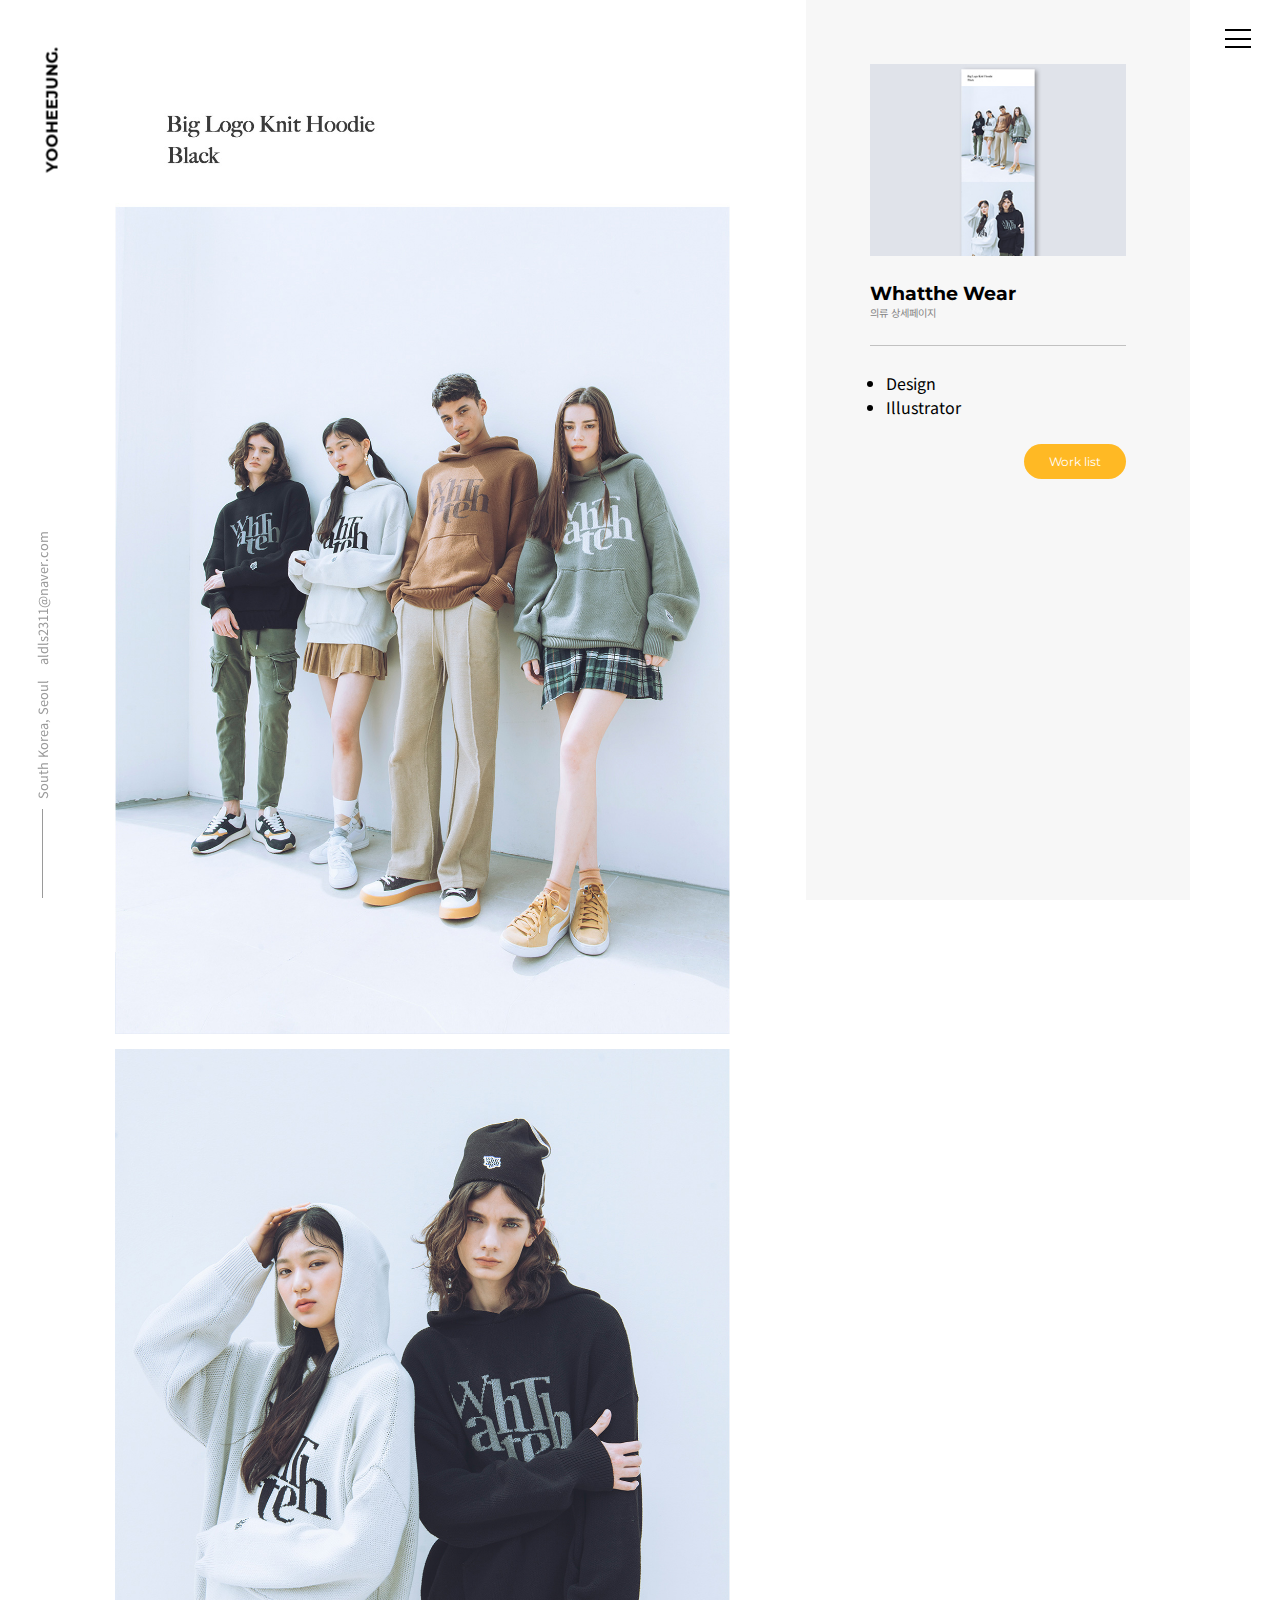
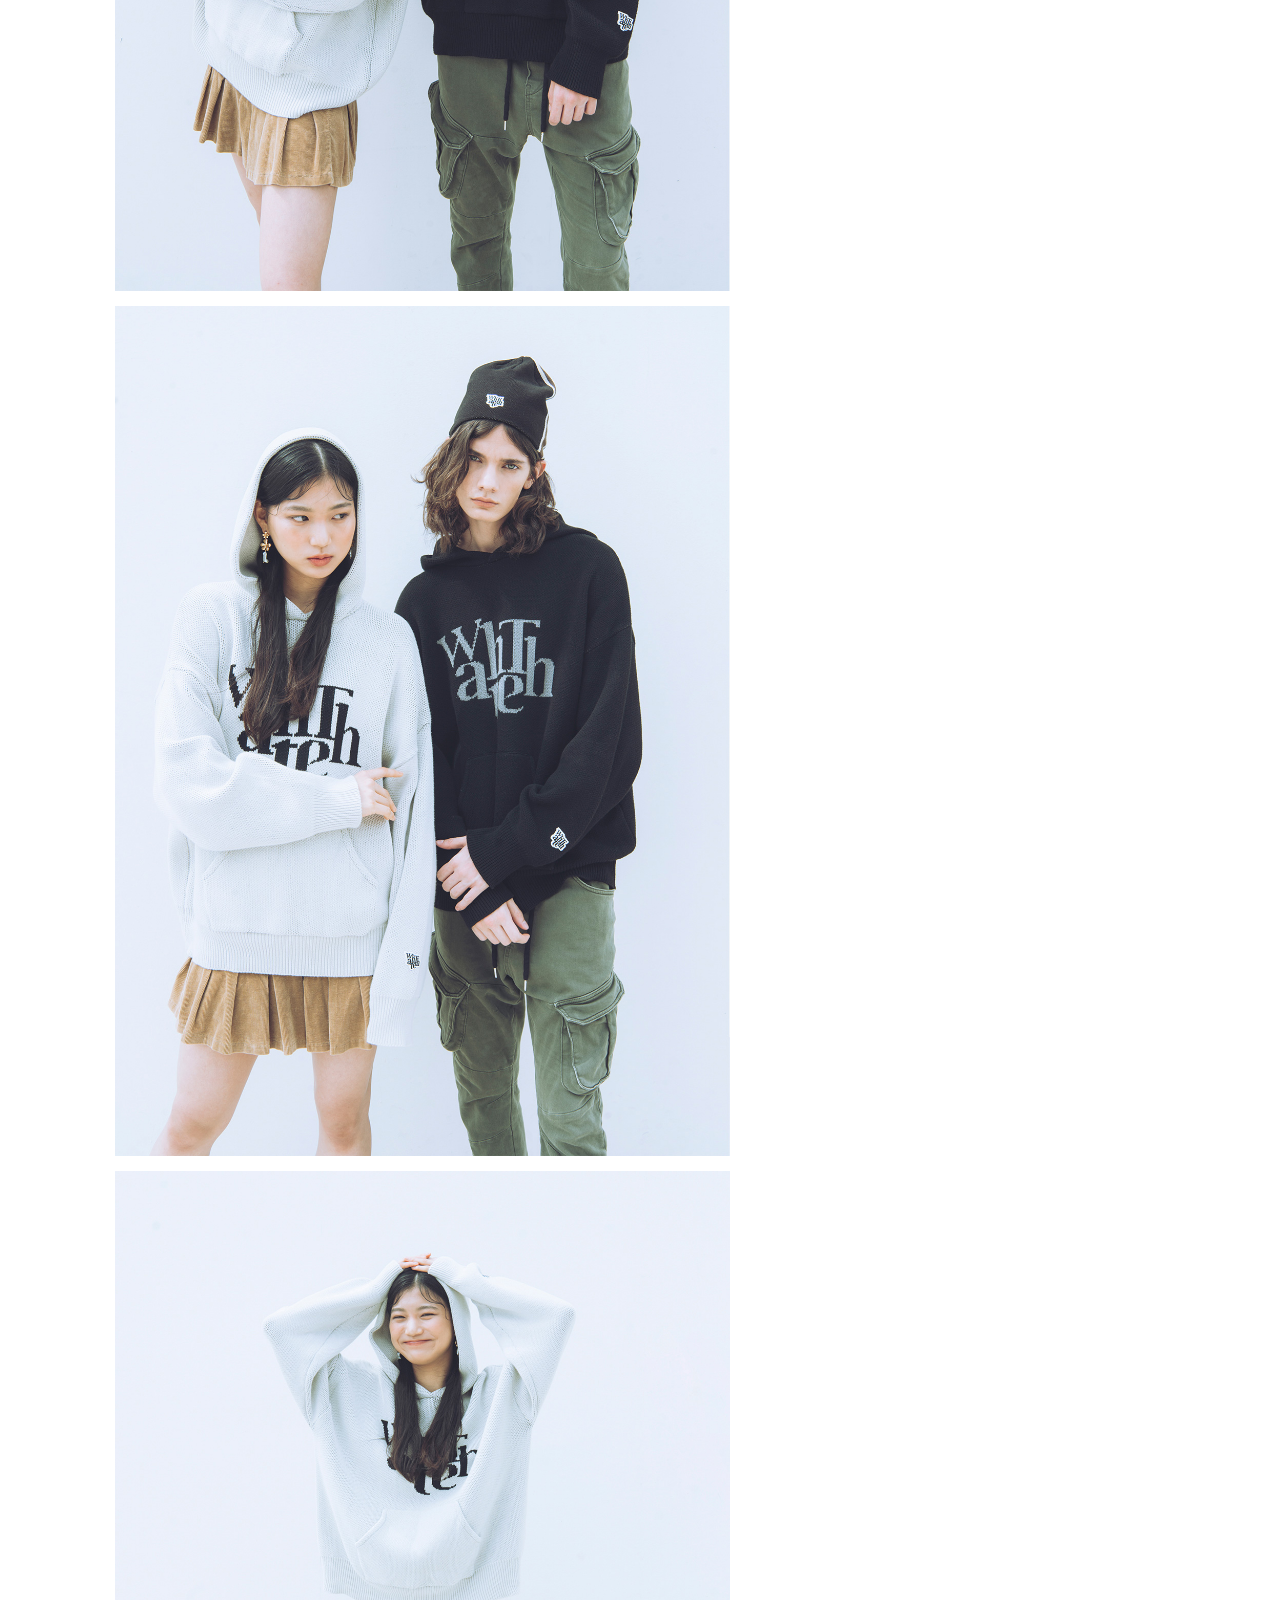
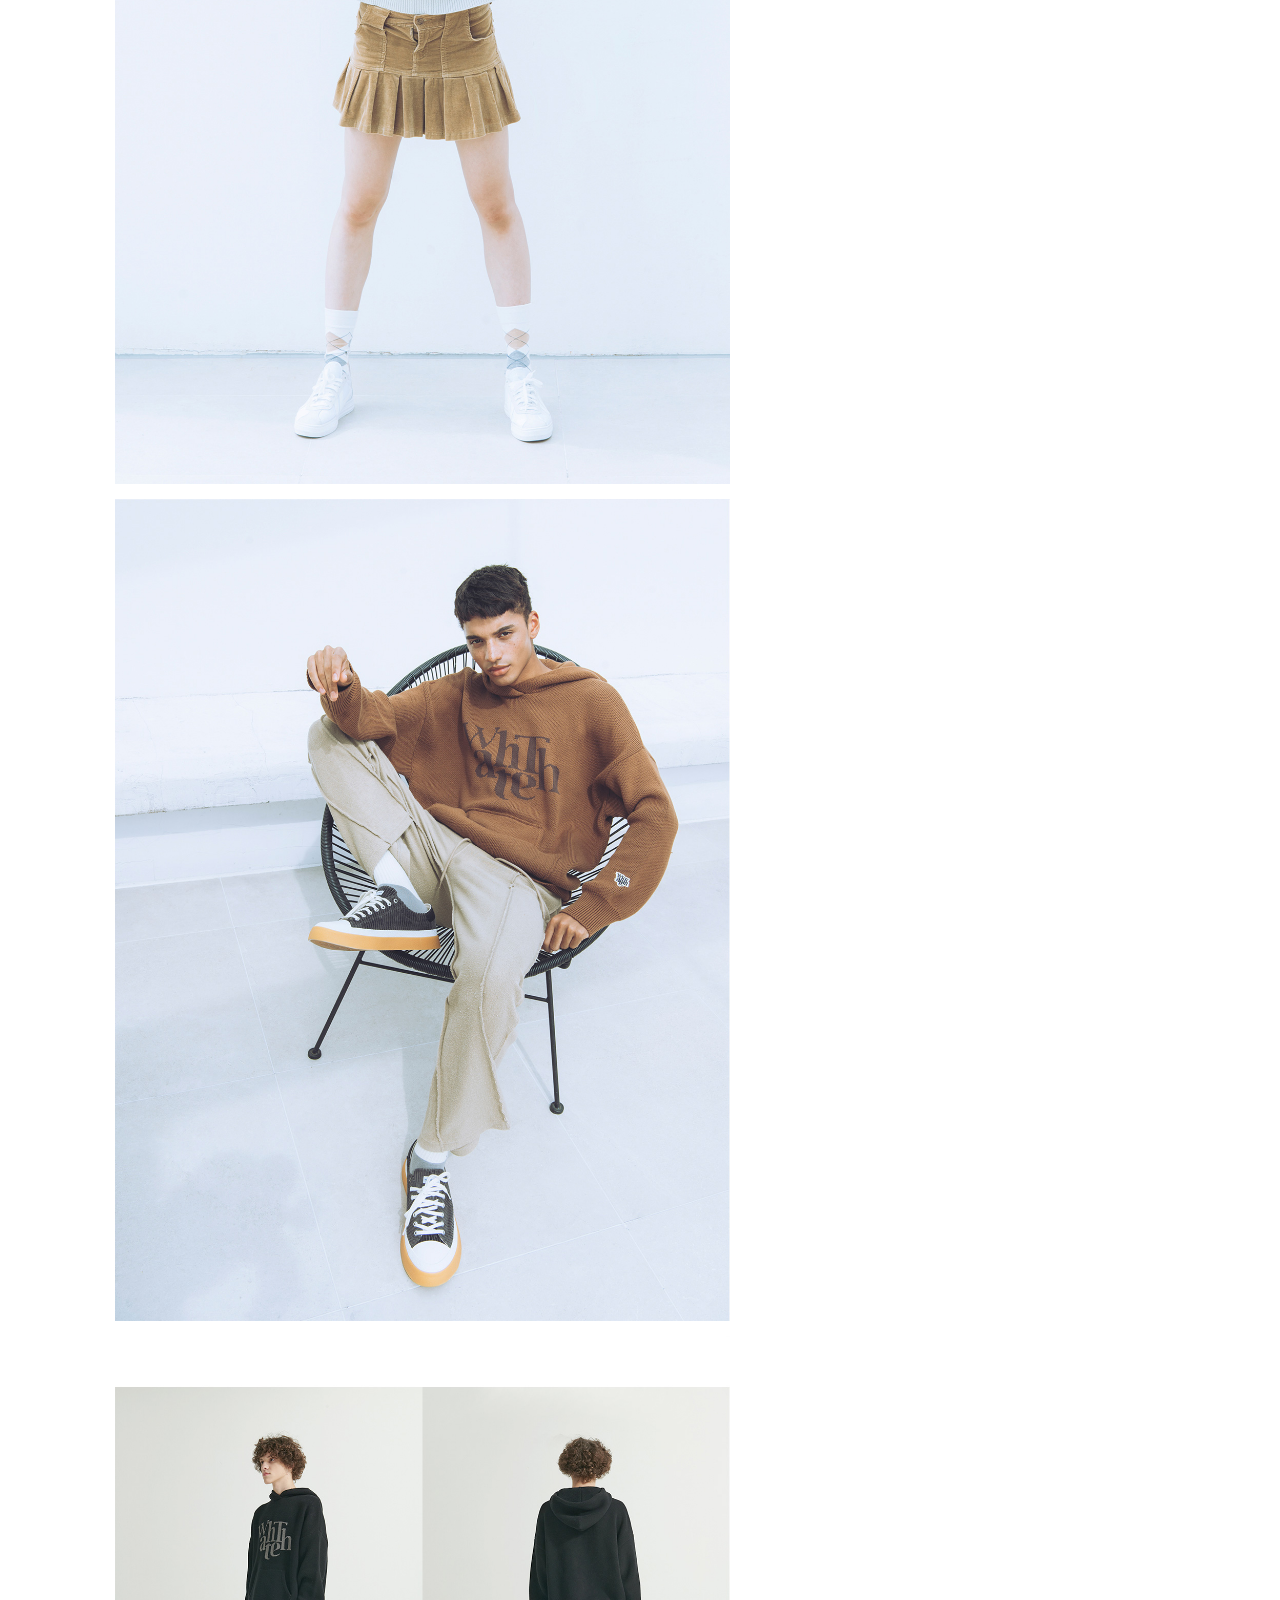
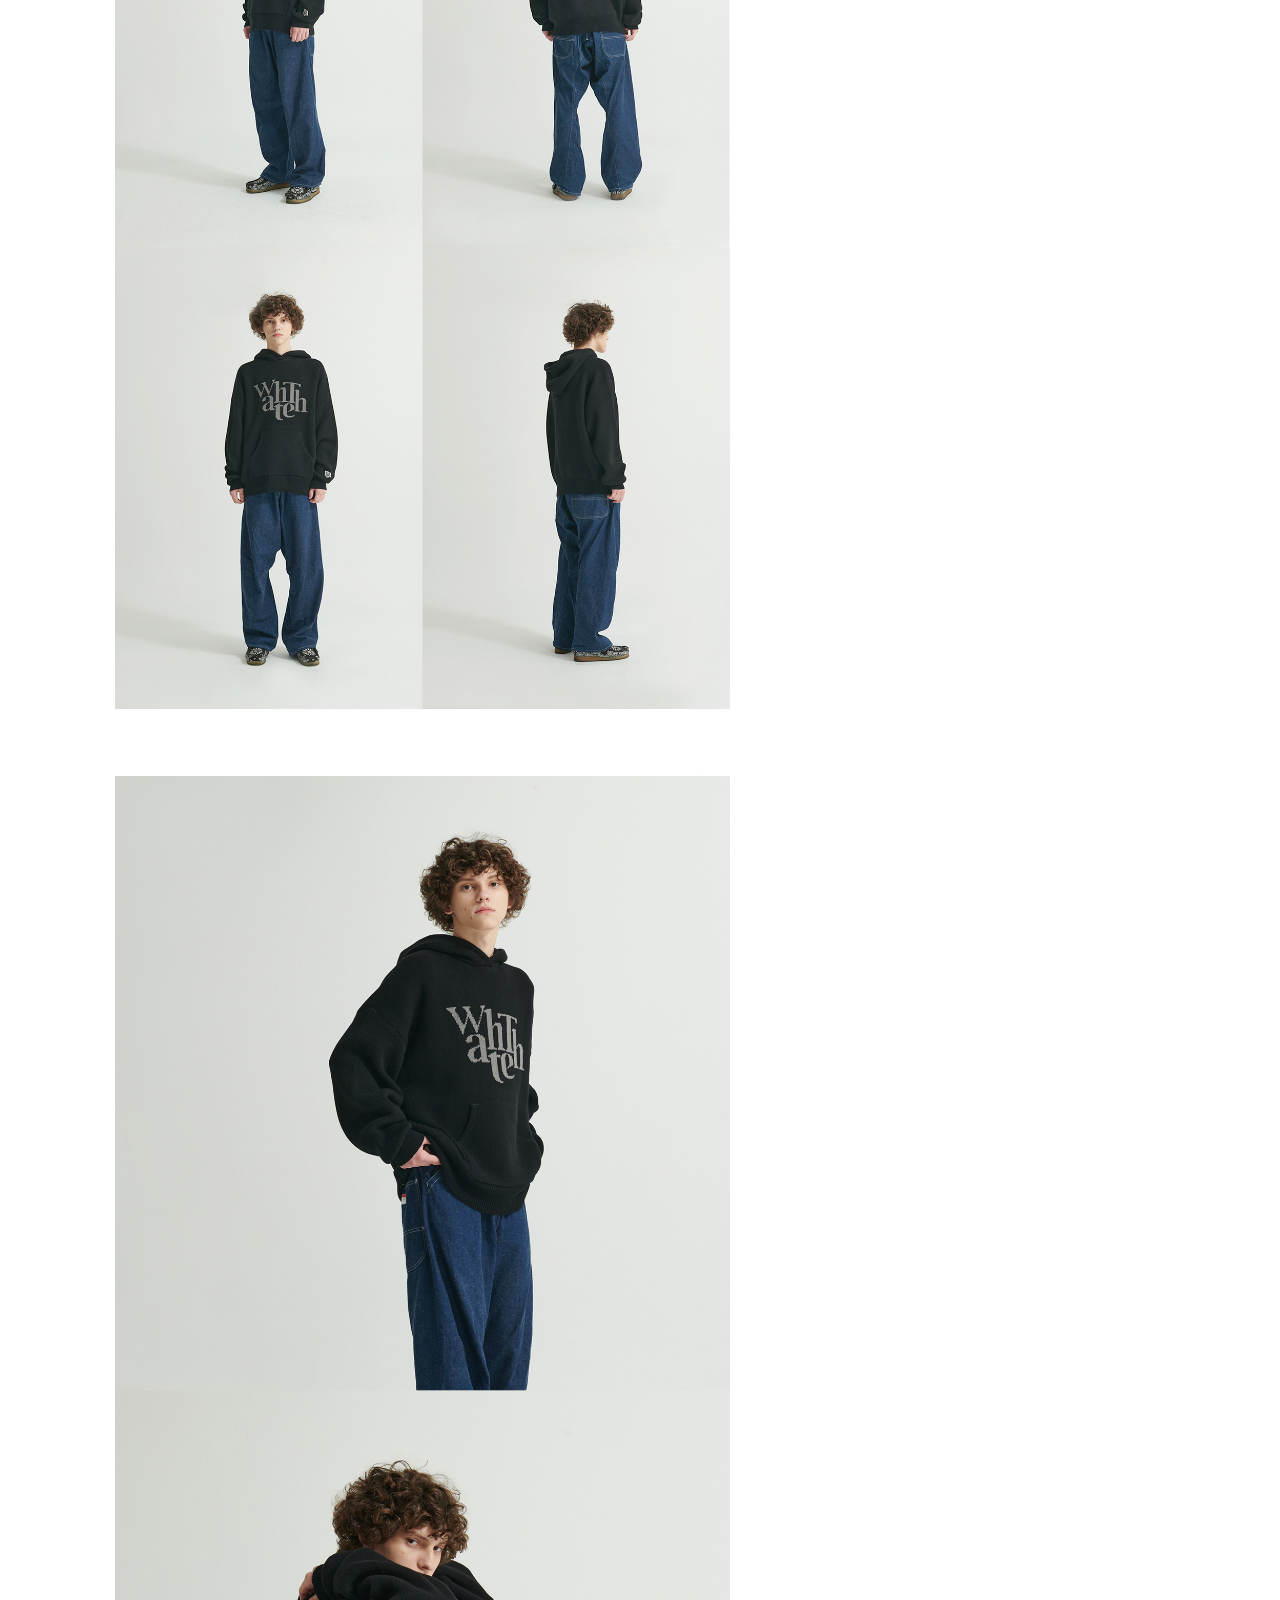
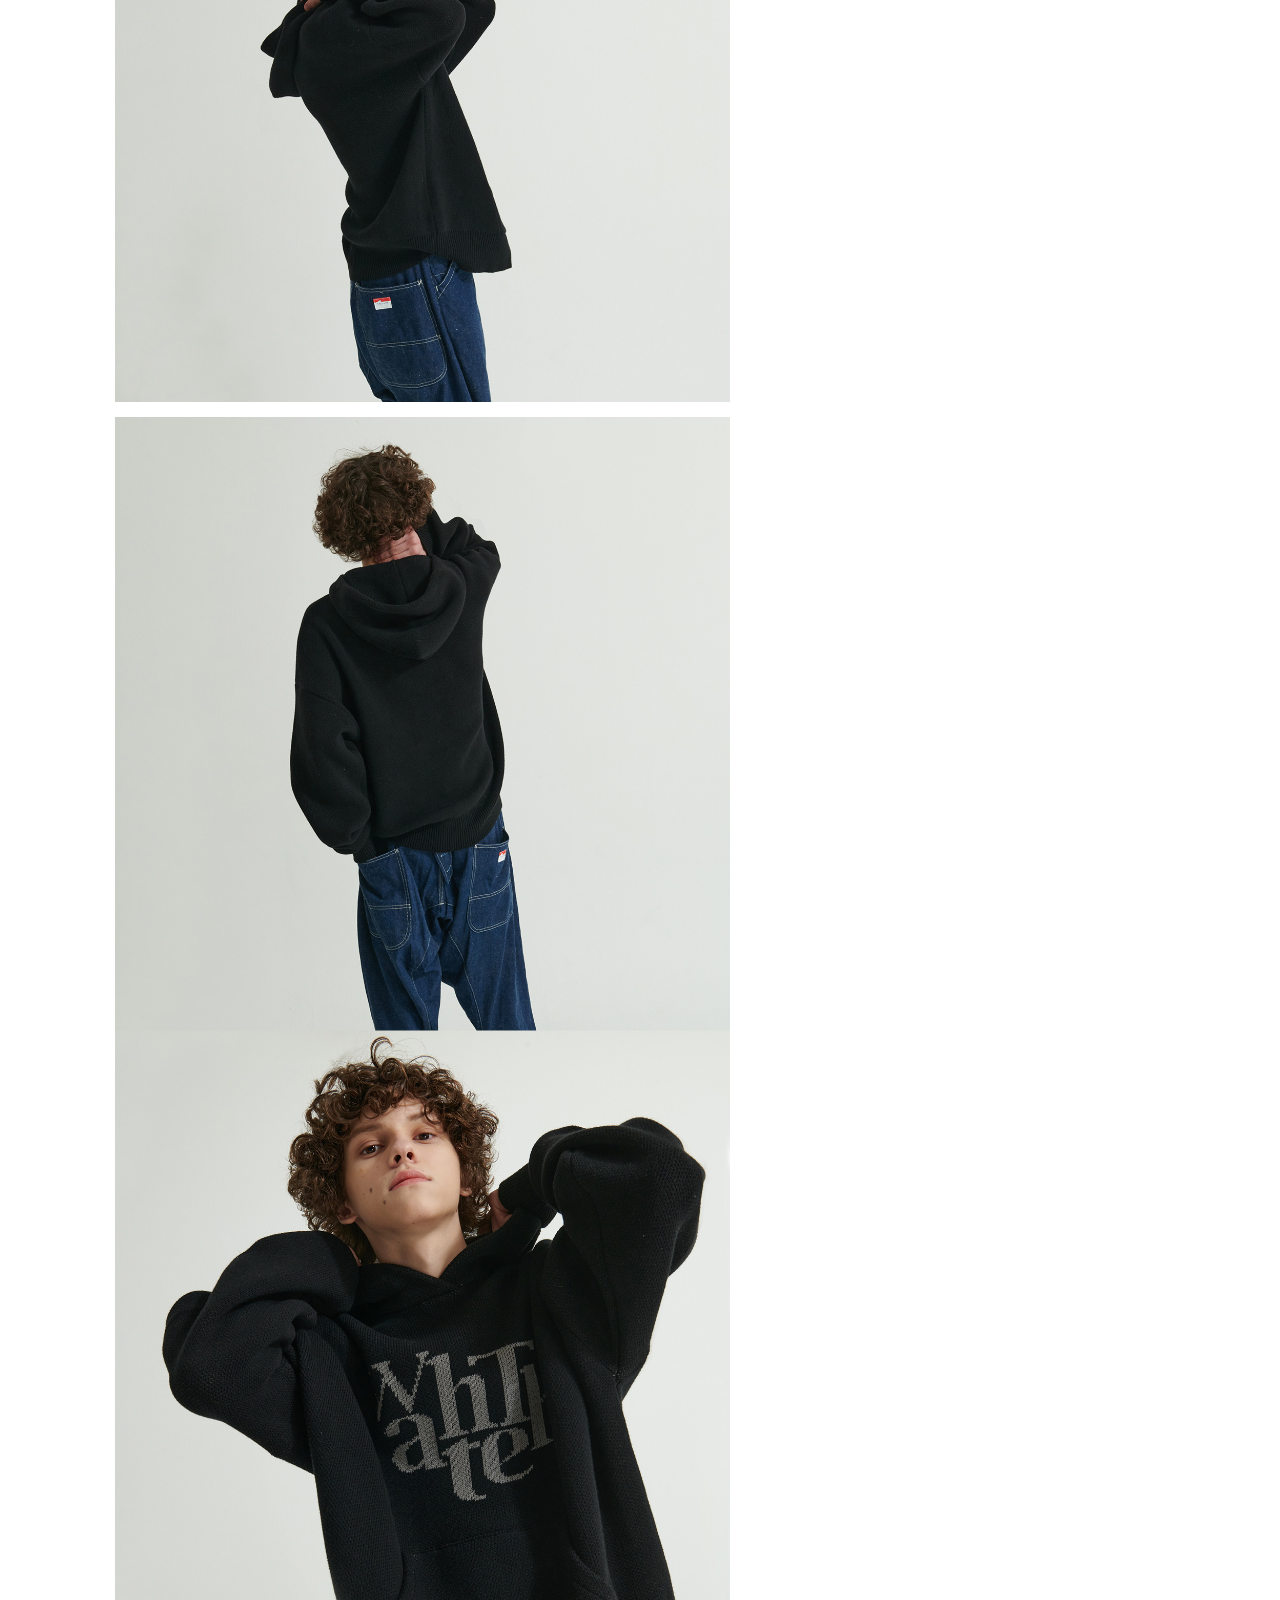
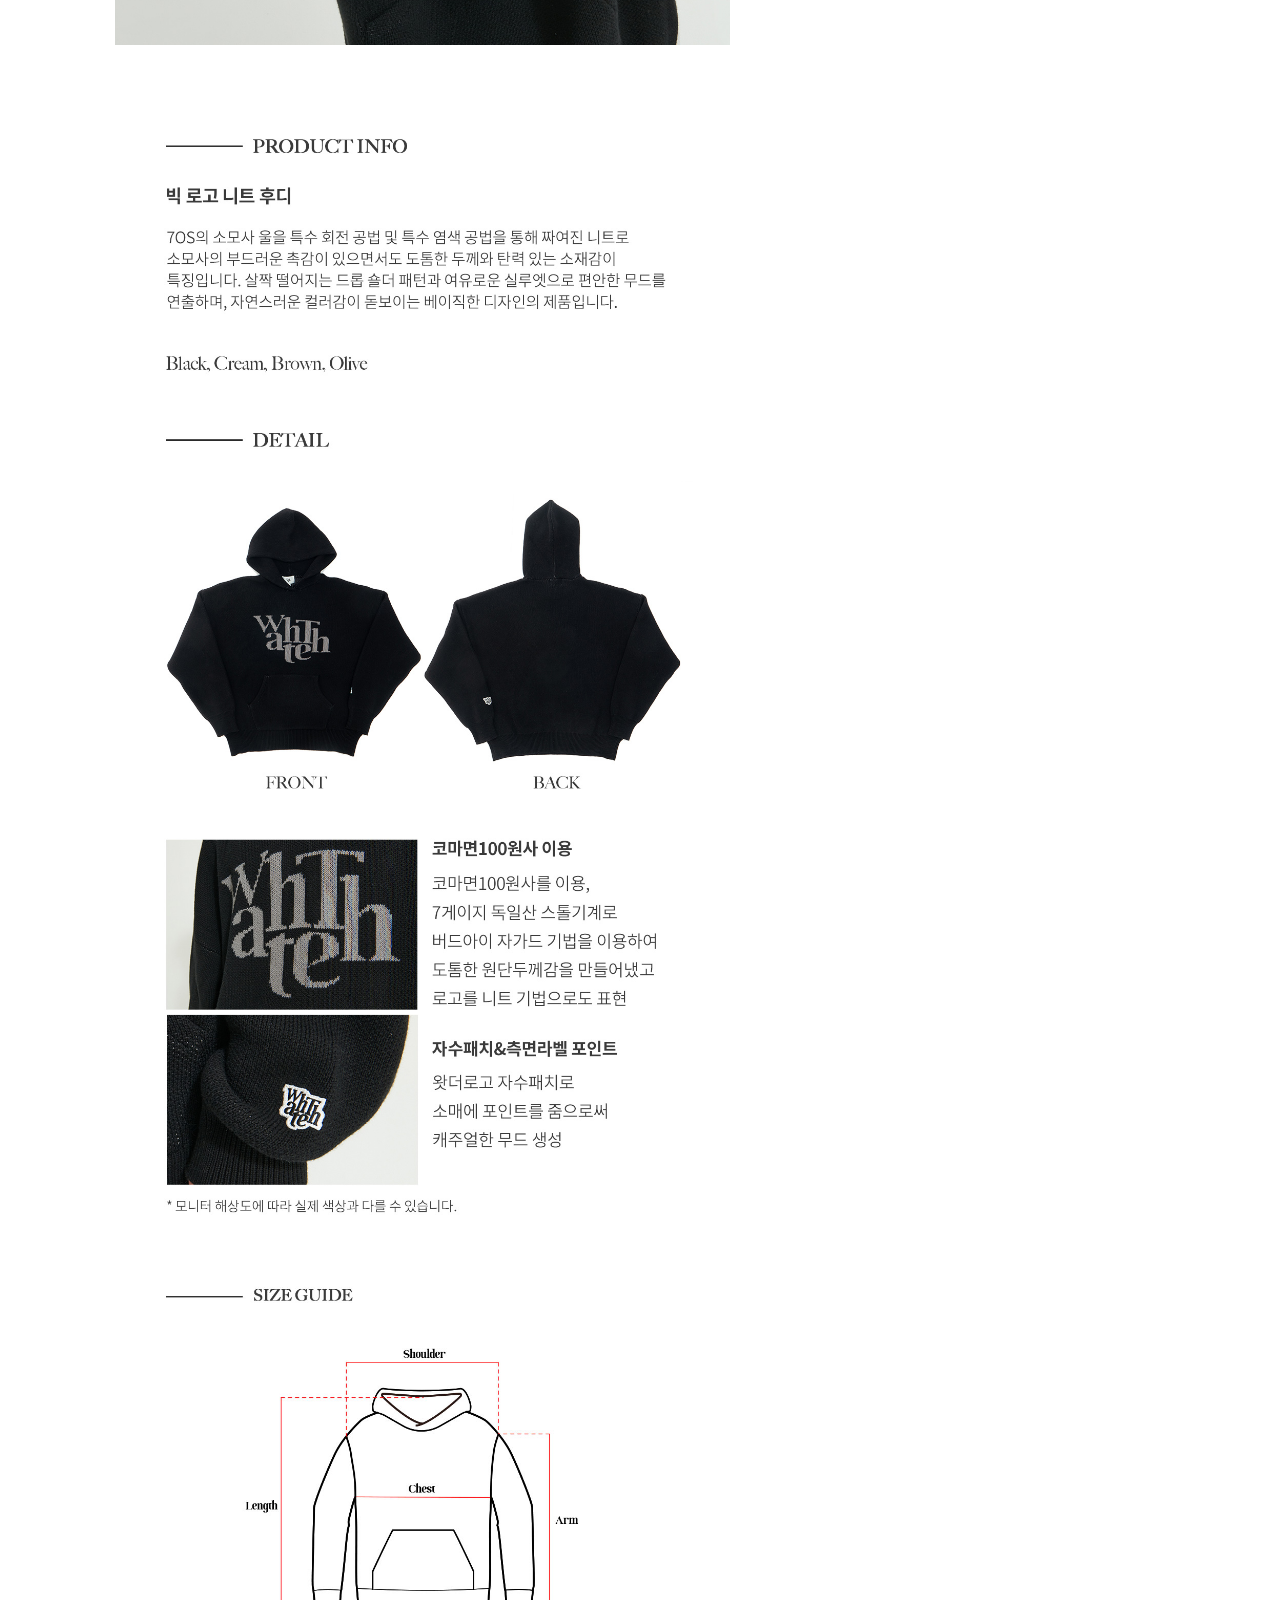
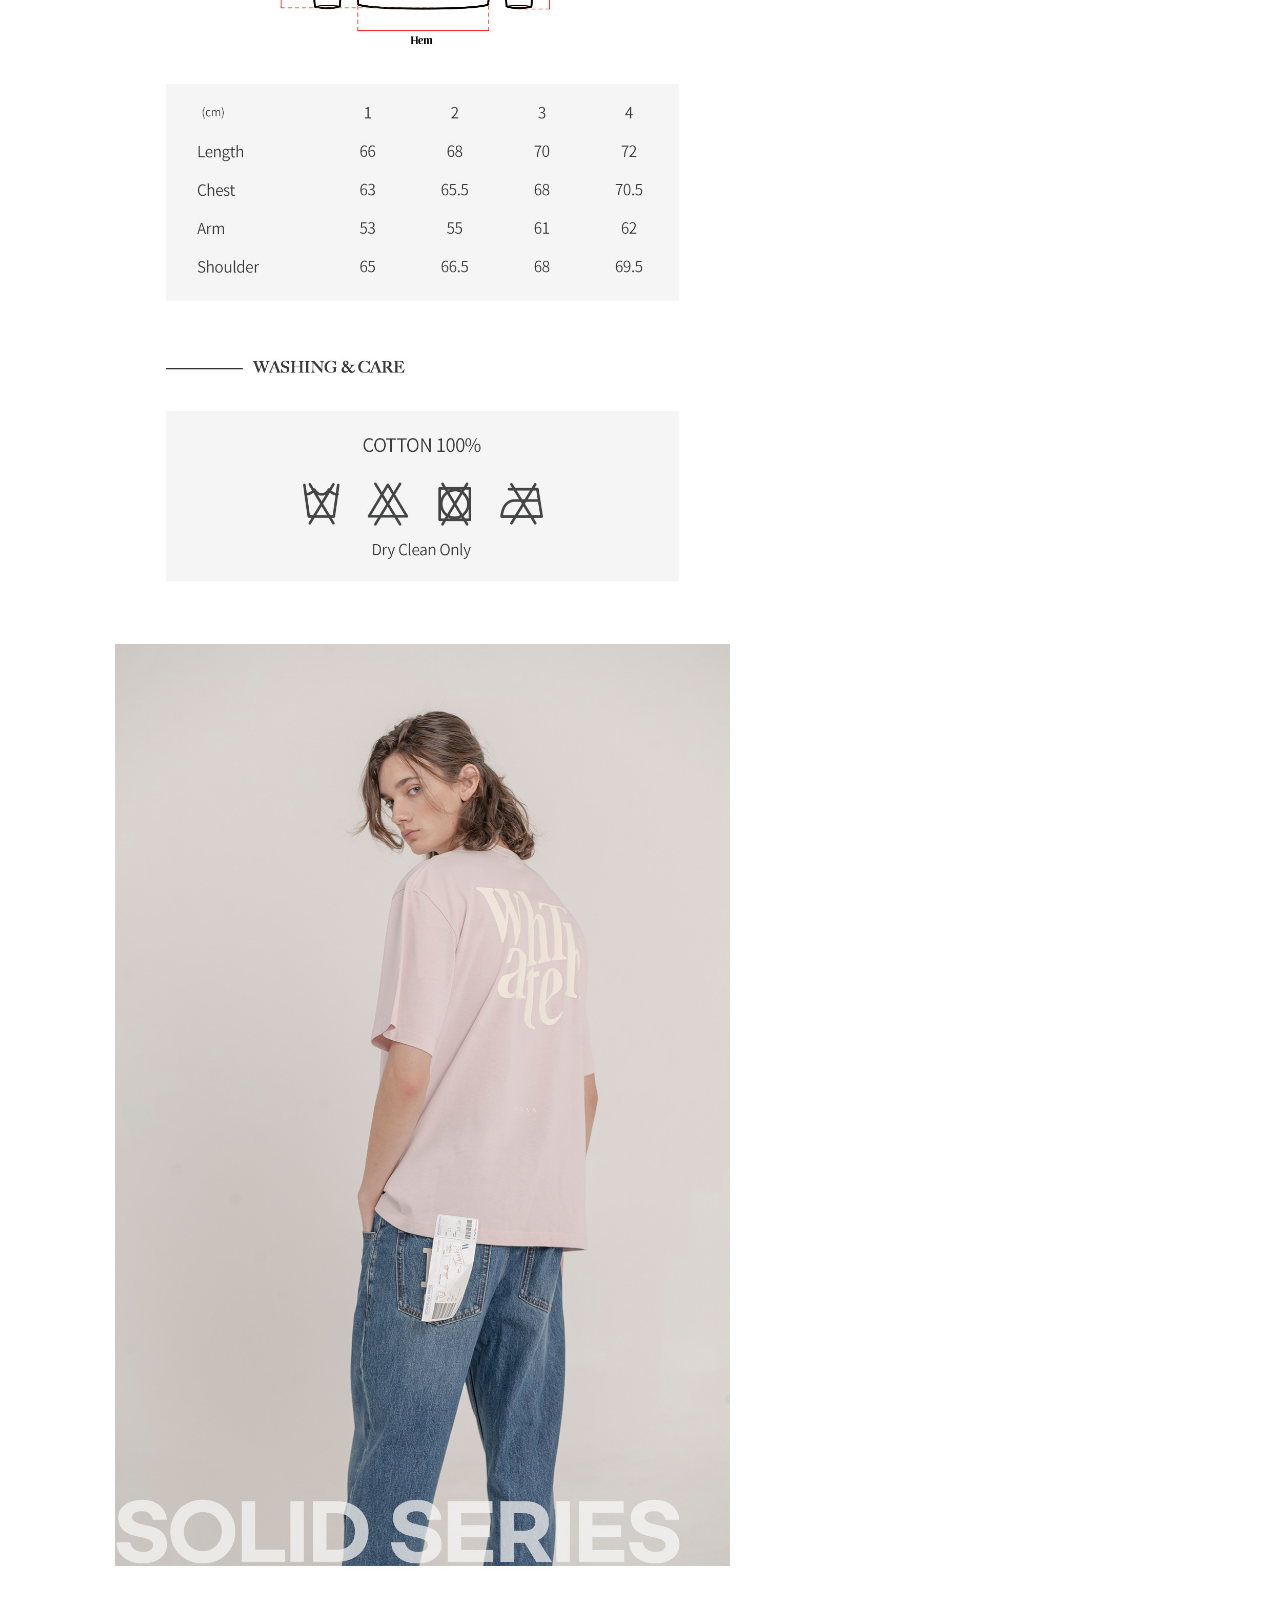
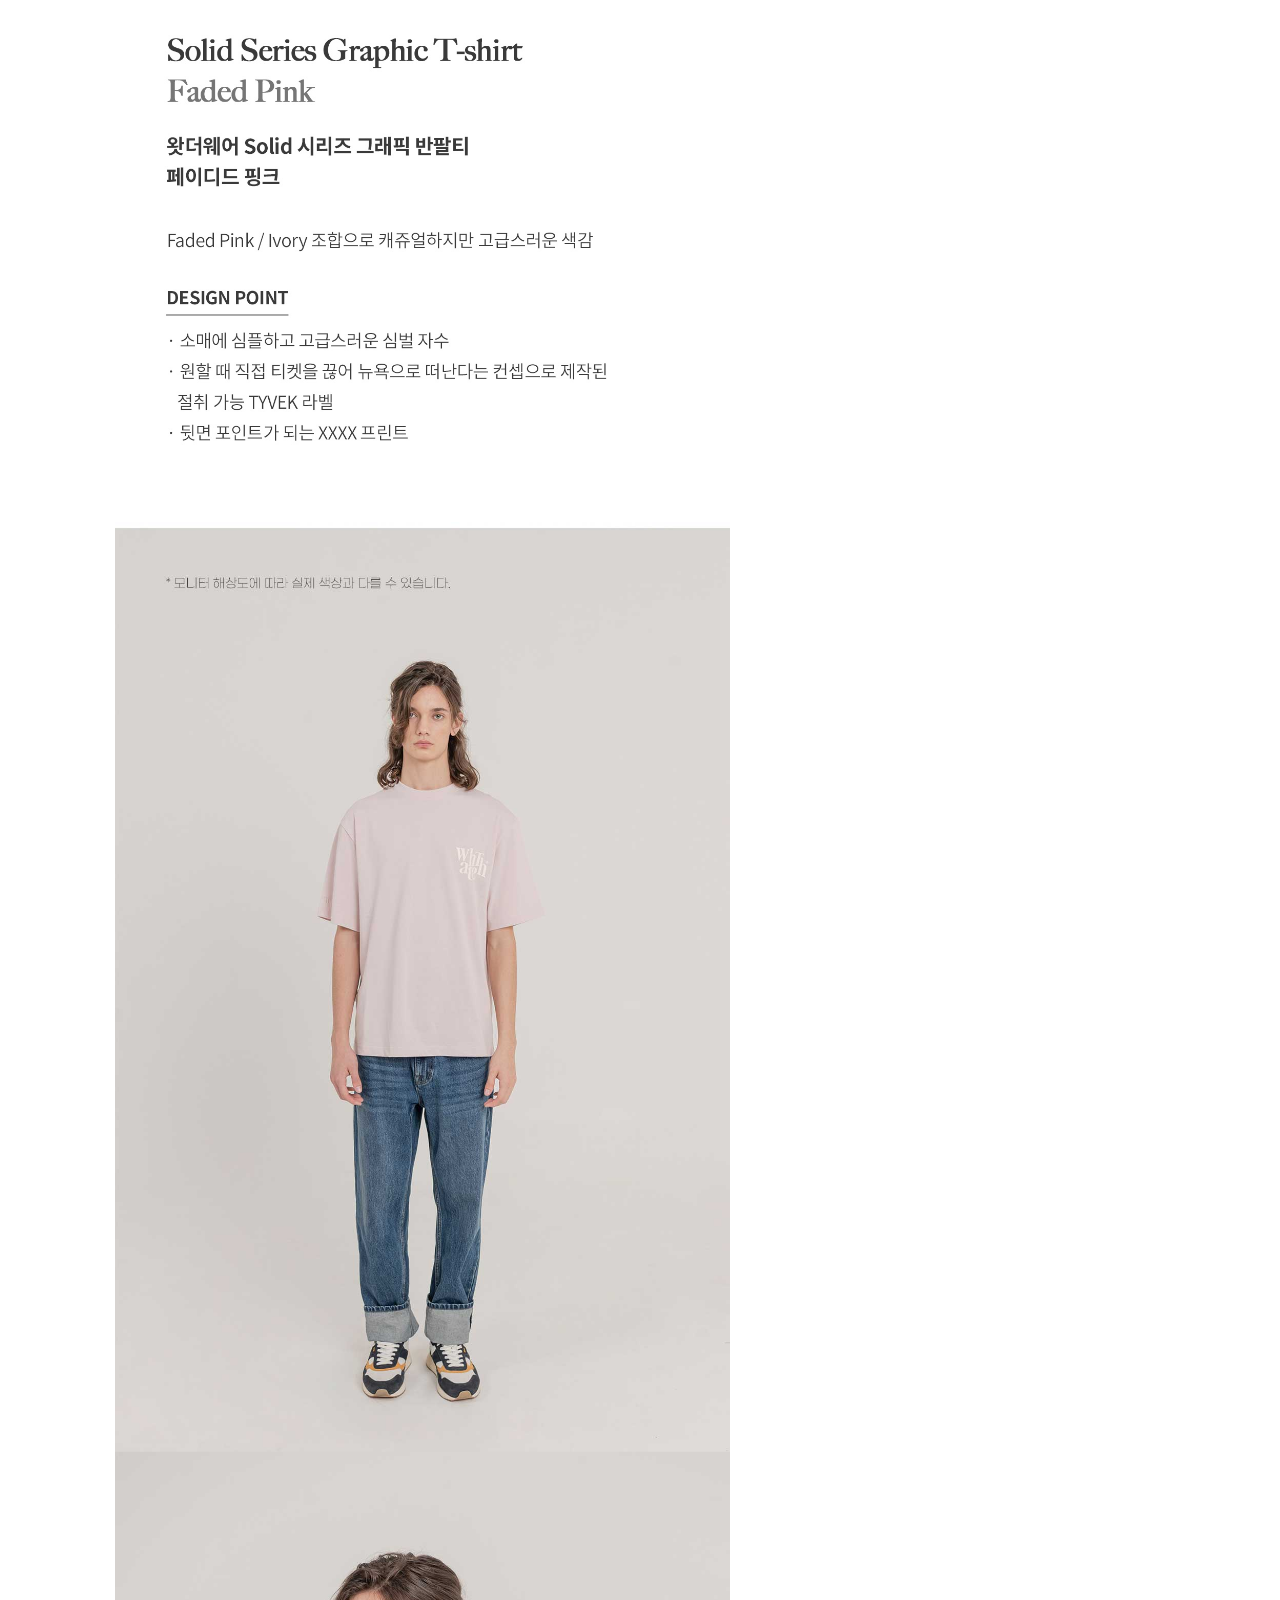
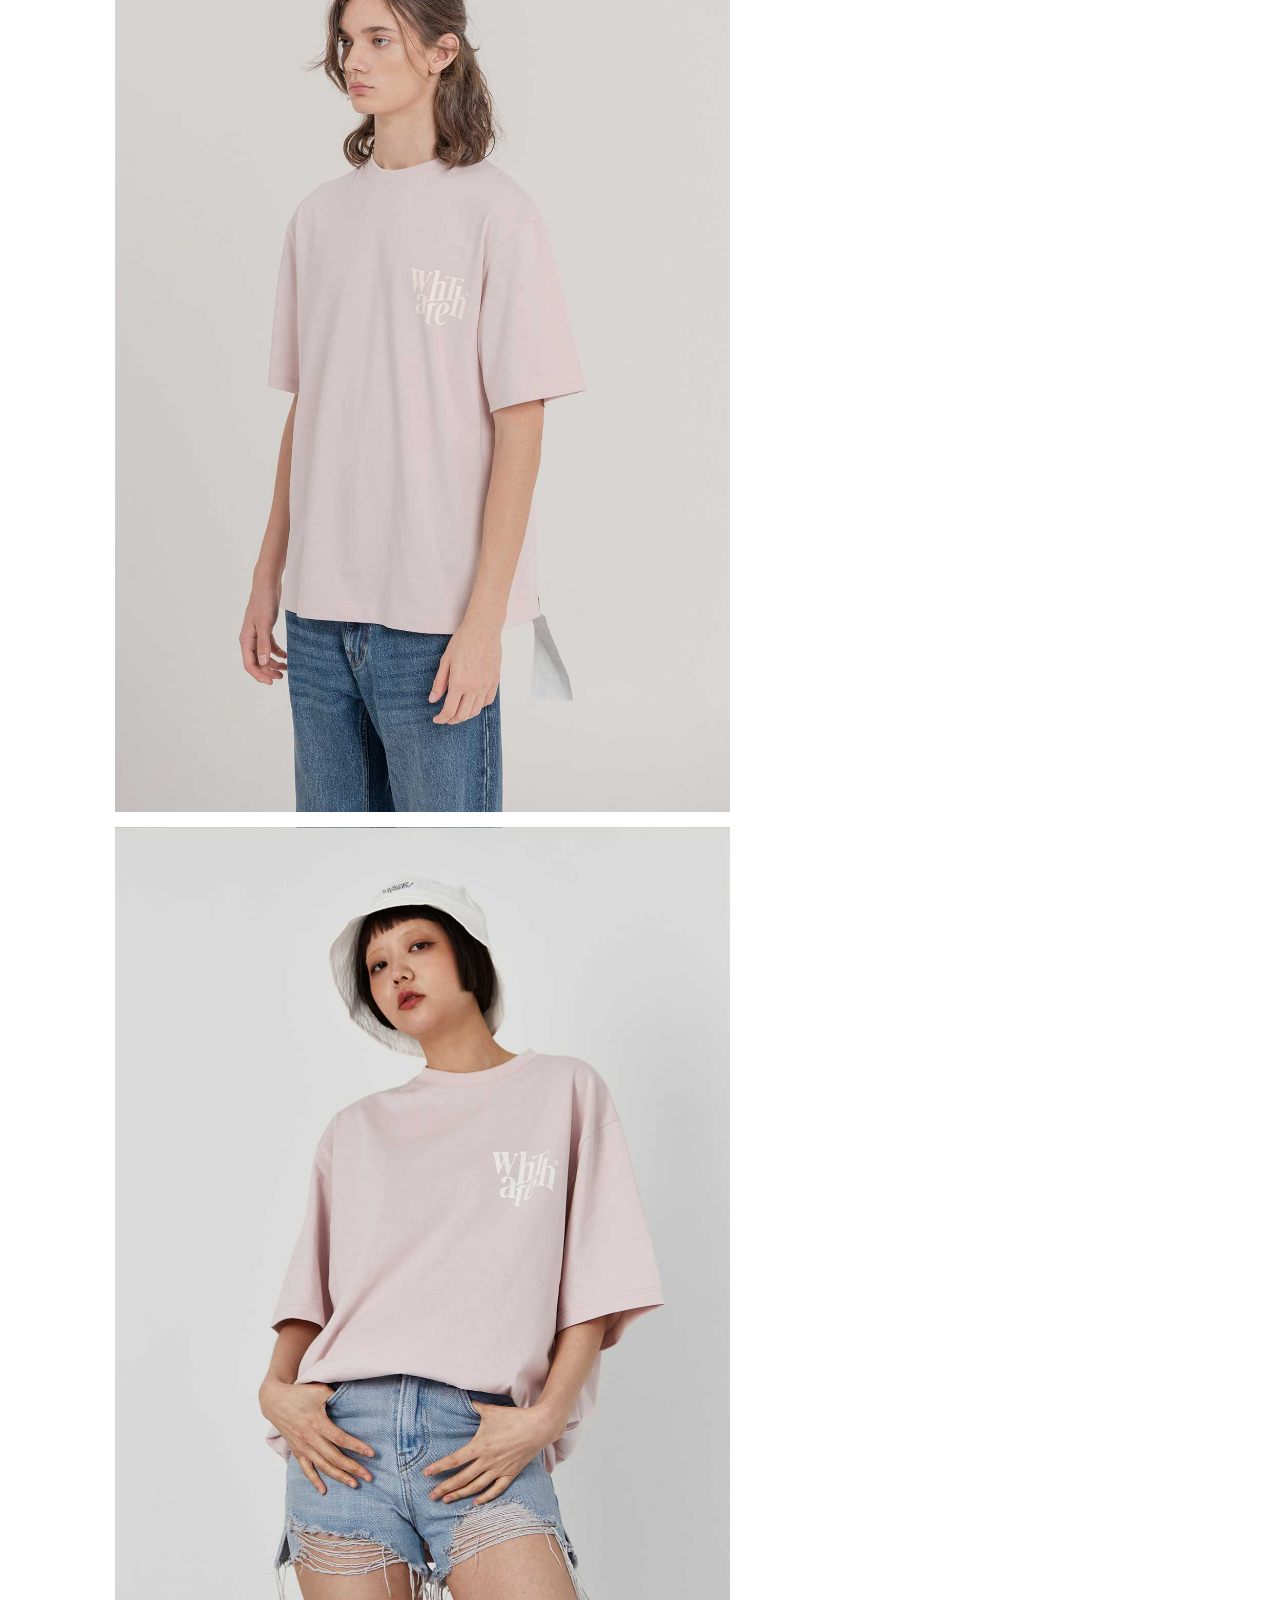
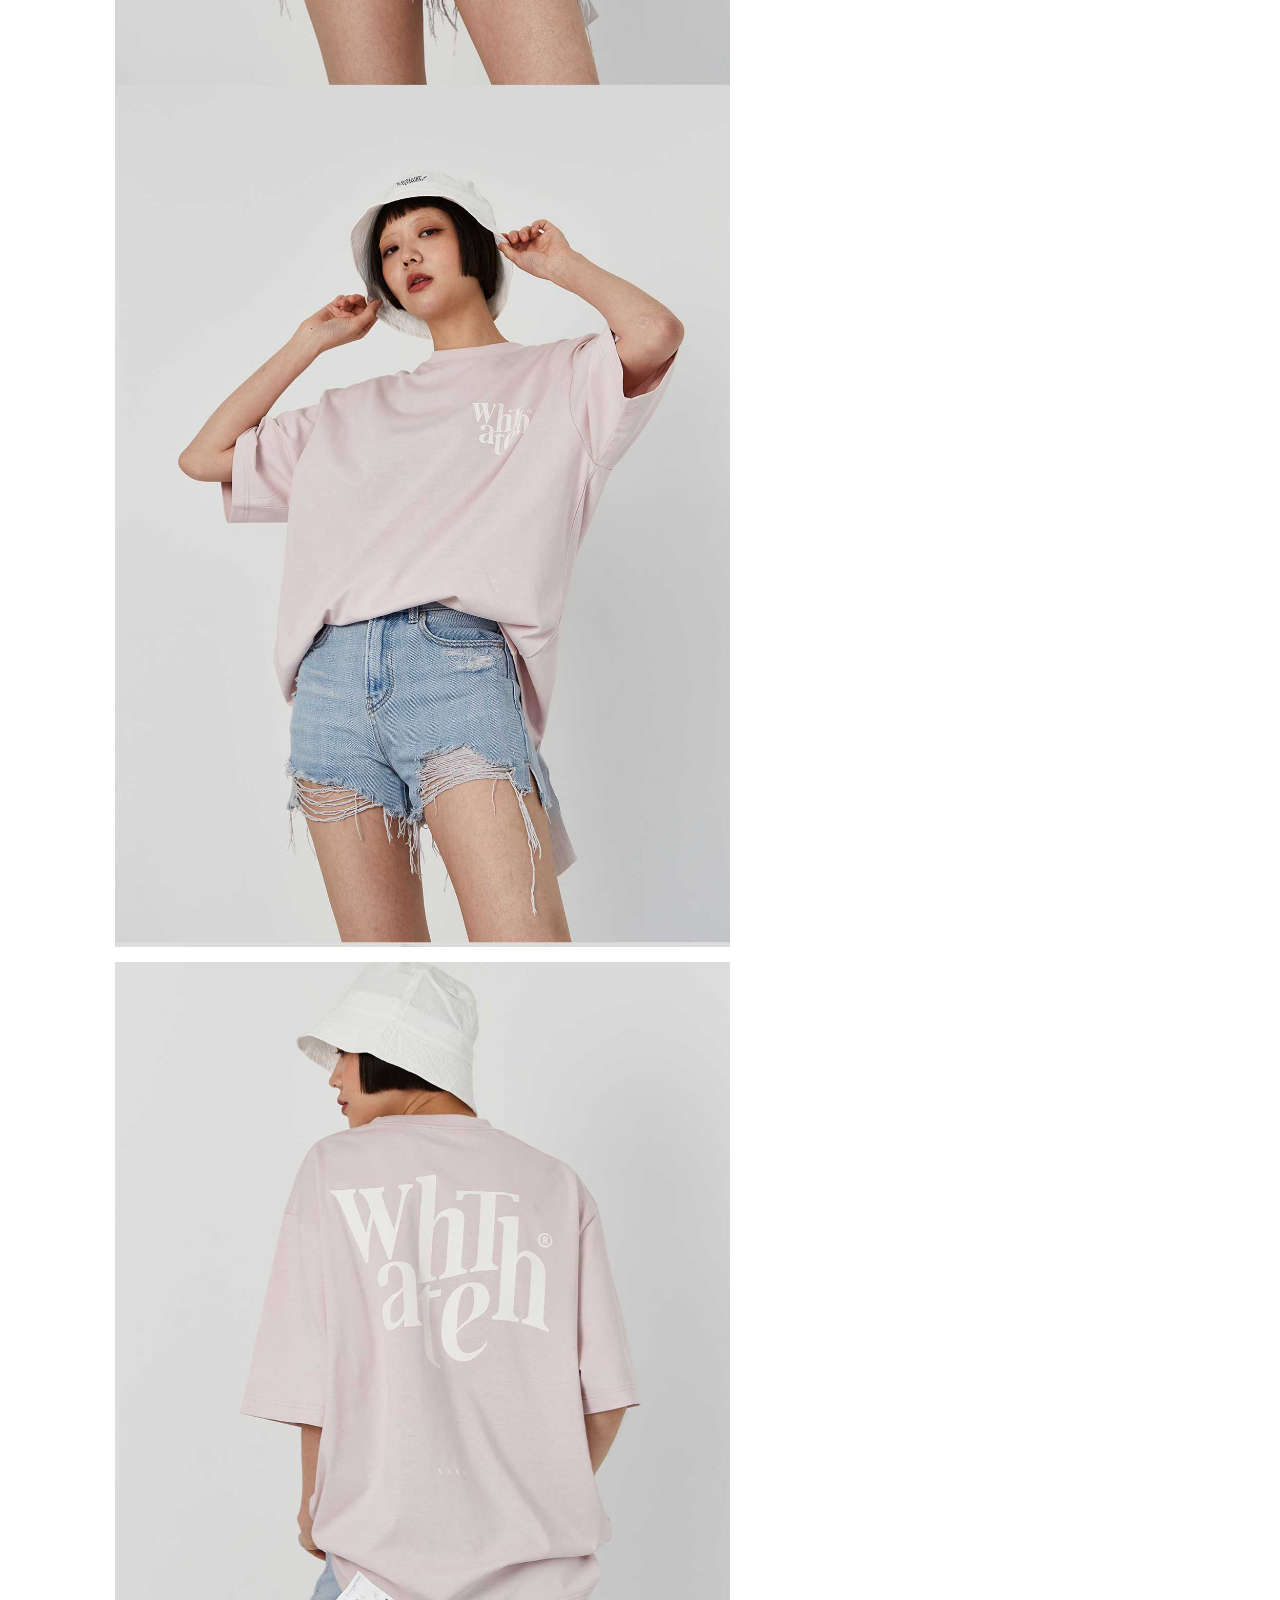
<file: work/whatthewear.html>
<!DOCTYPE html>
<html lang="ko">
    <head>
        <meta charset="UTF-8" />
        <meta http-equiv="X-UA-Compatible" content="IE=edge" />
        <meta name="viewport" content="width=device-width, initial-scale=1.0" />
        <title>Document</title>

        <link rel="stylesheet" href="../css/reset.css" />
        <link href="https://unpkg.com/aos@2.3.1/dist/aos.css" rel="stylesheet" />
        <link rel="stylesheet" href="../css/style.css" />
    </head>
    <body>
        <div class="whiteBg">
            <!-- HEADER  -->
            <header>
                <a href="../index.html" class="logo">YOOHEEJUNG.</a>
                <div class="menuBar">
                    <span class="line"></span>
                    <span class="line"></span>
                    <span class="line"></span>
                </div>
                <nav>
                    <ul>
                        <li><a href="../index.html">Home</a></li>
                        <li><a href="../about.html">About me</a></li>
                        <li><a href="../work.html">Work</a></li>
                        <!-- <li><a href="">Carrer</a></li> -->
                        <!-- <li><a href="../resume.html">Resume</a></li> -->
                        <li><a href="../contact.html">Contact</a></li>
                    </ul>
                </nav>
            </header>

            <div class="info">
                <span
                    ><b>South Korea, Seoul</b
                    ><b
                        ><a
                            href="https://mail.naver.com/write/popup?srvid=note&amp;to=aldls2311@naver.com"
                            target="_blank"
                            class="btn-mail"
                            >aldls2311@naver.com</a
                        ></b
                    ></span
                >
            </div>
            <!-- HEADER END -->

            <!-- SECTION  -->
            <section id="cornerstone">
                <div class="subWrap workSub">
                    <div class="detail" data-aos="fade-left" data-aos-duration="1000" data-aos-delay="300">
                        <div class="dePc">
                            <img src="../img/detail-whatthewear-01_01.jpg" alt="" />
                            <img src="../img/detail-whatthewear-01_02.jpg" alt="" />
                            <img src="../img/detail-whatthewear-01_03.jpg" alt="" />
                            <img src="../img/detail-whatthewear-01_04.jpg" alt="" />
                            <img src="../img/detail-whatthewear-01_05.jpg" alt="" />
                            <img src="../img/detail-whatthewear-01_06.jpg" alt="" />
                            <img src="../img/detail-whatthewear-01_07.jpg" alt="" />
                            <img src="../img/detail-whatthewear-01_08.jpg" alt="" />
                            <img src="../img/detail-whatthewear-01_09.jpg" alt="" />
                            <img src="../img/detail-whatthewear-01_10.jpg" alt="" />
                            <img src="../img/detail-whatthewear-02_01.jpg" alt="" />
                            <img src="../img/detail-whatthewear-02_02.jpg" alt="" />
                            <img src="../img/detail-whatthewear-02_03.jpg" alt="" />
                            <img src="../img/detail-whatthewear-02_04.jpg" alt="" />
                            <img src="../img/detail-whatthewear-02_05.jpg" alt="" />
                            <img src="../img/detail-whatthewear-02_06.jpg" alt="" />
                            <img src="../img/detail-whatthewear-02_07.jpg" alt="" />
                            <img src="../img/detail-whatthewear-02_08.jpg" alt="" />
                        </div>
                    </div>
                    <div class="detailInfo" data-aos="fade-left" data-aos-duration="1000">
                        <div><img src="../img/work-whatthewear.jpg" alt="" /></div>
                        <div class="projectTit">Whatthe Wear</div>
                        <div class="projectCate">의류 상세페이지</div>
                        <ul>
                            <li>Design</li>
                            <li>Illustrator</li>
                        </ul>
                        <div class="detailBtn">
                            <!-- <a class="deBtn" href="http://e-cornerstone.co.kr/">Visit site</a> -->
                            <a class="deBtn" href="../work.html">Work list</a>
                        </div>
                    </div>
                </div>
            </section>
            <!-- SECTION END -->
        </div>

        <!-- SCRIPT  -->
        <script src="../js/jquery-3.6.3.min.js"></script>
        <script src="https://unpkg.com/aos@2.3.1/dist/aos.js"></script>
        <script src="../js/custom.js"></script>
        <script>
            AOS.init();
        </script>
    </body>
</html>
</file>
<file: css/style.css>
@charset "UTF-8";
@import url("https://fonts.googleapis.com/css2?family=Montserrat:ital,wght@0,100;0,300;0,400;0,500;0,600;0,700;0,800;0,900;1,900&family=Noto+Sans+KR:wght@100;300;400;700;900&display=swap");
/*
font-family: 'Montserrat', sans-serif;
font-family: 'Noto Sans KR', sans-serif;
*/
section {
  min-height: 100vh;
  position: relative;
  z-index: 1;
}

.container {
  max-width: 1400px;
  padding: 80px 80px;
  height: inherit;
  margin: auto;
  position: relative;
}

h2 {
  font-family: "Montserrat", sans-serif;
  padding-bottom: 20px;
}

/************************* 
 BG 
 *************************/
.grayBg {
  background-color: #f7f7f7;
}

.wave {
  opacity: 0.4;
  position: absolute;
  top: 50%;
  left: 50%;
  background: #0af;
  width: 500px;
  height: 500px;
  margin-left: -250px;
  margin-top: -250px;
  transform-origin: 50% 48%;
  border-radius: 45%;
  animation: drift 3000ms infinite linear;
}

.wave.-three {
  animation: drift 5000ms infinite linear;
  opacity: 0.6;
}

.wave.-two {
  animation: drift 7000ms infinite linear;
  opacity: 0.2;
  background: yellow;
  border-radius: 45%;
}

.box:after {
  content: "";
  display: block;
  left: 0;
  top: 0;
  width: 100%;
  height: 100%;
  background: linear-gradient(to bottom, #ee88aa, rgba(221, 238, 255, 0) 80%, rgba(255, 255, 255, 0.5));
  z-index: 11;
  transform: translate3d(0, 0, 0);
}

.title {
  position: absolute;
  left: 0;
  top: 0;
  width: 100%;
  z-index: 1;
  line-height: 300px;
  text-align: center;
  transform: translate3d(0, 0, 0);
  color: white;
  text-transform: uppercase;
  font-family: "Playfair Display", serif;
  letter-spacing: 0.4em;
  font-size: 24px;
  text-shadow: 0 1px 0 rgba(0, 0, 0, 0.1);
  text-indent: 0.3em;
}

@keyframes drift {
  from {
    transform: rotate(0deg);
  }
  from {
    transform: rotate(360deg);
  }
}
/************************* 
CURSOR  
*************************/
#cursor {
  position: absolute;
  z-index: 0;
  filter: url("#goo");
  transform-origin: center;
}
#cursor .blob {
  position: absolute;
  margin: -15px 0 0 -15px;
  width: 30px;
  height: 30px;
  border-radius: 100%;
  background: #ffb924;
  top: 50%;
  left: 50%;
  pointer-events: none;
}
#cursor .blob:nth-child(2) {
  width: 30px;
  height: 30px;
  margin: -15px 0 0 -15px;
  z-index: -1;
  background: #ffb924;
}
#cursor .blob:nth-child(3) {
  width: 30px;
  height: 30px;
  margin: -15px 0 0 -15px;
  z-index: -2;
  background: #ffb924;
}
#cursor .blob:nth-child(4) {
  width: 30px;
  height: 30px;
  margin: -15px 0 0 -15px;
  z-index: -3;
  background: #ffb924;
}
#cursor + svg {
  display: none;
}
#cursor.point {
  z-index: 0;
}
#cursor.point .blob {
  width: 60px;
  height: 60px;
  background-color: coral;
  margin: -30px 0 0 -30px;
}
#cursor.point .blob:nth-child(2) {
  width: 60px;
  height: 60px;
  margin: -30px 0 0 -30px;
}
#cursor.point .blob:nth-child(3) {
  width: 60px;
  height: 60px;
  margin: -30px 0 0 -30px;
}
#cursor.point .blob:nth-child(4) {
  width: 60px;
  height: 60px;
  margin: -30px 0 0 -30px;
}

/**************************
header 
**************************/
header {
  width: 100%;
  height: 100px;
  position: fixed;
  top: 0;
  left: 0;
  z-index: 10;
  transition: all 0.3s;
}

.logo {
  display: block;
  position: absolute;
  z-index: 101;
  left: -10px;
  top: 100%;
  height: 20px;
  background-size: 100%;
  transform: rotate(-90deg);
  -webkit-transform: rotate(-90deg);
  color: #fff;
  font-weight: bold;
  font-family: "Montserrat", sans-serif;
  letter-spacing: -1;
}

header.open .logo {
  color: #fff !important;
}

.whiteBg .logo {
  color: #000;
}

/*햄버거 버튼*/
.menuBar {
  margin-right: 2.3vw;
  margin-top: 2.3vw;
  float: right;
  cursor: pointer;
}

.menuBar span {
  position: relative;
  display: block;
  width: 2vw;
  height: 2px;
  margin: 0 0 0.5vw;
  background-color: #fff;
  transition: all 0.5s;
}

.whiteBg .menuBar span {
  background-color: #000;
}

.menuBar span:first-child {
  top: 0;
  transform: rotate(0);
  -webkit-transform: rotate(0);
}

.menuBar span:nth-child(2) {
  opacity: 1;
}

.menuBar span:last-child {
  bottom: 0;
  transform: rotate(0);
  -webkit-transform: rotate(0);
}

.menuBar.menuOpen span {
  background-color: #fff !important;
}

.menuBar.menuOpen span:first-child {
  top: 0.6vw;
  transform: rotate(45deg);
  -webkit-transform: rotate(45deg);
}

.menuBar.menuOpen span:nth-child(2) {
  opacity: 0;
}

.menuBar.menuOpen span:last-child {
  bottom: 0.6vw;
  transform: rotate(-45deg);
  -webkit-transform: rotate(-45deg);
}

/************************** 
NAV
 **************************/
nav {
  width: 100%;
  height: 100vh;
  background-color: rgba(7, 7, 7, 0.9411764706);
  display: none;
  transition: all 0.8s;
  -webkit-transition: all 0.8s;
}

nav.menuOpen {
  display: block;
}

nav ul {
  width: 22%;
  margin: auto;
  position: relative;
  top: 50%;
  transform: translateY(-50%);
  -webkit-transform: translateY(-50%);
}

nav ul li a {
  font-family: "Montserrat", sans-serif;
  font-weight: 900;
  font-size: 4vw;
  line-height: 1.6;
  color: #fff;
  text-align: center;
}

/* MAIN */
.main {
  width: 100%;
  height: 100vh;
  background: #000;
}

.main::after {
  content: "";
  position: absolute;
  left: 0;
  top: 0;
  width: 100%;
  height: 100vh;
  background: rgba(25, 26, 30, 0.8);
  background-size: contain;
}

video {
  width: 100%;
  height: auto;
  min-width: 100%;
  min-height: 100%;
  position: absolute;
  left: 0;
  bottom: 0;
  object-fit: cover;
  opacity: 0.5;
}

.container h1 {
  position: relative;
  top: 50%;
  transform: translateY(-50%);
  font-size: 70px;
  font-family: "Montserrat", sans-serif;
  font-weight: bold;
  color: #fff;
  text-align: center;
  z-index: 1;
  letter-spacing: -1;
}

.info {
  position: fixed;
  bottom: 233px;
  left: -99px;
  font-size: 0.8rem;
  color: #9a9a9a;
  font-weight: 100;
  transform: rotate(-90deg);
  z-index: 10;
}

.info a {
  color: #9a9a9a;
}

.info::before {
  content: "";
  display: block;
  height: 1px;
  width: 89px;
  background-color: #9a9a9a;
  position: absolute;
  top: 46%;
  left: -99px;
}

.info span b {
  margin-right: 15px;
}

footer {
  background-color: #242424;
  color: #fff;
  font-family: "Noto Sans KR", sans-serif;
  font-weight: 400;
  text-align: center;
}

/************************** 
About Me
 **************************/
.skill-wrap {
  display: flex;
  flex-wrap: wrap;
  justify-content: space-between;
}
.skill-wrap > div {
  width: calc((100% - 2vw) / 6);
  padding: 20px 10px;
  background-color: #f7f7f7;
  border-radius: 10px;
  font-family: "Montserrat", sans-serif;
  font-weight: bold;
  font-size: 1em;
  color: #787878;
}
.skill-wrap > div .progress-wrap {
  width: 100%;
  height: 10px;
  margin: 0 auto;
  margin-top: 10px;
  border-radius: 5px;
  background: #eaeaea;
  position: relative;
}
.skill-wrap > div .progress-wrap .bar {
  position: absolute;
  width: 0;
  height: 100%;
  border-radius: 5px;
  background-color: #ffb924;
}

.timeWrap {
  position: relative;
  width: 80%;
  margin-left: 20%;
}
.timeWrap::before {
  content: "";
  display: block;
  clear: both;
  width: 1px;
  height: 100%;
  background-color: #292929;
  position: absolute;
  left: 100px;
  top: 0;
}
.timeWrap .timeLine {
  display: flex;
  flex-wrap: nowrap;
  width: 100%;
}
.timeWrap .timeLine::before {
  content: ".";
  display: block;
  clear: both;
  font-size: 48px;
  position: absolute;
  left: 94px;
  top: -33px;
  height: 100%;
}
.timeWrap .timeLine div {
  font-size: 15px;
  line-height: 2.6;
  justify-content: space-between;
}
.timeWrap .timeLine div:first-child {
  width: 20%;
}
.timeWrap .timeLine div:nth-child(2) {
  width: 20%;
  font-weight: bold;
  font-family: "montserrat", sans-serif;
}
.timeWrap .timeLine div:nth-child(3) {
  font-weight: bold;
}

.eduWrap {
  width: 100%;
  display: flex;
  flex-wrap: wrap;
  justify-content: space-between;
  background-color: #fff;
  padding: 1vw 2vw;
  margin-bottom: 1vw;
}
.eduWrap div.eduList {
  width: 70%;
  font-weight: bold;
}
.eduWrap div:last-child {
  text-align: right;
  font-size: 0.9em;
}
.eduWrap div p {
  font-size: 0.8em;
  font-weight: 400;
  color: #b9b9b9;
}

.certificateList {
  font-weight: bold;
  line-height: 26px;
}
.certificateList span {
  padding-left: 15px;
  font-weight: 400;
  font-size: 0.8em;
  line-height: 26px;
}

/************************** 
WORK 
 **************************/
#work ul {
  display: flex;
  flex-wrap: wrap;
}
#work ul li {
  width: calc((100% - 3vw) / 3);
  margin: 1vw 0.5vw;
  box-shadow: rgba(25, 26, 30, 0.15) 2px 2px 8px;
  transition: all 0.5s;
}
#work ul li:hover {
  box-shadow: rgba(25, 26, 30, 0.15) 15px 7px 8px;
}
#work ul li a {
  color: #333;
}
#work ul li .workInfo {
  padding: 10%;
}
#work ul li .workInfo div {
  padding-bottom: 7px;
}
#work ul li .workInfo .projectTit {
  font-family: "Montserrat", sans-serif;
  font-size: 26px;
  font-weight: bold;
}
#work ul li .workInfo .projectCate {
  font-size: 13px;
  color: #999;
}
#work ul li .workInfo .projectSub {
  font-size: 14px;
  color: #777;
}
#work ul li .workInfo .projectDo {
  font-size: 13px;
  display: flex;
  flex-wrap: wrap;
  padding-top: 20px;
}
#work ul li .workInfo .projectDo span {
  display: inline-block;
  padding: 3px 20px;
  border-radius: 50px;
  background-color: #f2f2f2;
  margin-right: 5px;
  margin-top: 5px;
}

/************************** 
WORK Subpage Detail
 **************************/
.subWrap {
  width: 90%;
  margin-right: 10%;
}

.workSub {
  display: flex;
  flex-wrap: wrap;
}
.workSub .detail {
  position: absolute;
  width: 58vw;
  padding: 5vw;
  margin-left: 4vw;
  box-sizing: border-box;
}
.workSub .detail .dePc img {
  padding-bottom: 15px;
}
.workSub .detail .deMobile {
  width: 50%;
  margin: 0 auto;
  padding-top: 80px;
}
.workSub .detail div p {
  font-family: "Montserrat", sans-serif;
  font-weight: bold;
  margin-bottom: 20px;
  text-align: center;
}
.workSub .detailInfo {
  height: 100%;
  width: 30vw;
  position: fixed;
  right: 0;
  padding: 5vw;
  margin-right: 7vw;
  top: 0;
  background: #f7f7f7;
}
.workSub .detailInfo .projectTit {
  font-size: 1.5vw;
  font-weight: bold;
  font-family: "Montserrat", sans-serif;
  margin-top: 25px;
}
.workSub .detailInfo .projectCate {
  font-size: 0.8vw;
  color: #848484;
  padding-bottom: 25px;
  border-bottom: 1px solid #c1c1c1;
}
.workSub .detailInfo ul {
  margin: 25px 0;
}
.workSub .detailInfo ul li {
  list-style: disc outside none;
  margin-left: 1.2vw;
}
.workSub .detailInfo .detailBtn {
  width: 100%;
}
.workSub .detailInfo .detailBtn .deBtn {
  font-family: "Montserrat", sans-serif;
  font-size: 12px;
  padding: 10px 25px;
  border-radius: 30px;
  background-color: #ffb924;
  color: #fff;
}
.workSub .detailInfo .detailBtn .deBtn:first-child {
  float: left;
}
.workSub .detailInfo .detailBtn .deBtn:last-child {
  float: right;
}

/************************** 
Contact us
 **************************/
#contact .container .contacInfo .touch {
  font-family: "Montserrat", sans-serif;
  margin-bottom: 30px;
}
#contact .container .contacInfo .myInfo div {
  padding-bottom: 30px;
}
#contact .container .contacInfo .myInfo div p {
  font-family: "Montserrat", sans-serif;
  padding-top: 10px;
}
#contact .container .contacInfo .myInfo div p a {
  font-family: "Montserrat", sans-serif;
  color: #000;
}
#contact .container .contacInfo .myInfo strong {
  font-family: "Montserrat", sans-serif;
}
#contact .container .contacInfo .snsWrap ul {
  display: flex;
  flex-wrap: nowrap;
  margin-top: 30px;
}
#contact .container .contacInfo .snsWrap ul li {
  padding-right: 30px;
}
#contact .container .contacInfo .snsWrap ul li a {
  color: rgba(25, 26, 30, 0.8);
}
#contact .container .contacInfo .snsWrap ul li a i {
  font-size: 21px;
  position: relative;
  z-index: 10;
}
#contact .container .contacInfo .snsWrap ul li:last-child a i {
  font-size: 18px;
}

/************************** 
Media Query
 **************************/
@media only screen and (max-width: 1399px) {
  .menuBar.menuOpen span:last-child {
    bottom: 0.7vw;
  }
  .container {
    padding: 80px 100px;
  }
  .skill-wrap > div {
    width: calc((100% - 2vw) / 3);
    margin: 1vw 0 0;
  }
}
@media only screen and (max-width: 1023px) {
  .menuBar.menuOpen span:first-child {
    top: 2vw;
  }
  .menuBar.menuOpen span:last-child {
    bottom: 0.4vw;
  }
  .container {
    padding: 80px 80px;
  }
  .container h1 {
    font-size: 7vw;
  }
  .logo {
    left: -40px;
  }
  .info {
    left: -127px;
  }
  .menuBar {
    margin-right: 4vw;
    margin-top: 4vw;
  }
  .menuBar span {
    width: 4vw;
    margin: 0 0 1vw;
  }
  #work ul li {
    width: calc((100% - 8vw) / 2);
    margin: 2vw;
  }
  .workSub {
    width: 100%;
    padding: 10vw;
    flex-direction: column-reverse;
  }
  .workSub .detail {
    position: relative;
    width: 100%;
    margin-left: 0;
  }
  .workSub .detailInfo {
    width: 100%;
    position: relative;
    margin-right: 0;
  }
  .timeWrap {
    width: 90%;
    margin-left: 10%;
  }
  .timeWrap::before {
    left: 80px;
  }
  .timeWrap .timeLine::before {
    left: 74px;
  }
}
@media only screen and (max-width: 767px) {
  .menuBar.menuOpen span:first-child {
    top: 3vw;
  }
  .menuBar.menuOpen span:last-child {
    bottom: 0.5vw;
  }
  nav ul {
    width: 80%;
  }
  nav ul li a {
    font-size: 9vw;
  }
  .container {
    padding: 80px 3vw 80px 4vw;
  }
  .logo {
    top: 26px;
    left: 20px;
    transform: rotate(0deg);
  }
  .info {
    display: none;
  }
  .menuBar {
    margin-right: 20px;
    margin-top: 29px;
  }
  .menuBar span {
    width: 35px;
    margin: 0 0 5px;
  }
  .skill-wrap > div {
    width: calc((100% - 2vw) / 2);
    margin: 1vw 0;
  }
  .wave {
    width: 300px;
    height: 300px;
    margin-left: -150px;
    margin-top: -150px;
  }
  #work ul li {
    width: calc(100% - 4vw);
    margin: 2vw 0vw 2vw 1.2vw;
  }
  #work ul li .workInfo {
    padding: 5%;
  }
  #work ul li .workInfo .projectTit {
    font-size: 6vw;
  }
  #work ul li .workInfo .projectCate {
    font-size: 3.6vw;
  }
  #work ul li .workInfo .projectSub {
    font-size: 3.4vw;
  }
  .workSub {
    padding: 17vw 5vw;
  }
  .workSub .detail .deMobile {
    width: 100%;
  }
  .timeWrap {
    width: 100%;
    margin-left: 0;
  }
  .timeWrap::before {
    left: 36px;
  }
  .timeWrap .timeLine::before {
    left: 30px;
  }
  .eduWrap {
    padding: 3vw 4vw;
  }
  .eduWrap > div.eduList {
    width: 100%;
  }
  .eduWrap > div.eduList p {
    color: #787878;
    padding-top: 5px;
    font-weight: bold;
  }
  .eduWrap > div:last-child {
    text-align: left;
    padding-top: 10px;
    font-size: 0.8em;
    color: #787878;
  }
}
@media only screen and (max-width: 490px) {
  .skill-wrap > div {
    width: calc(100% - 2vw);
    margin: 1vw 0;
    padding: 13px 10px;
  }
}
</file>
